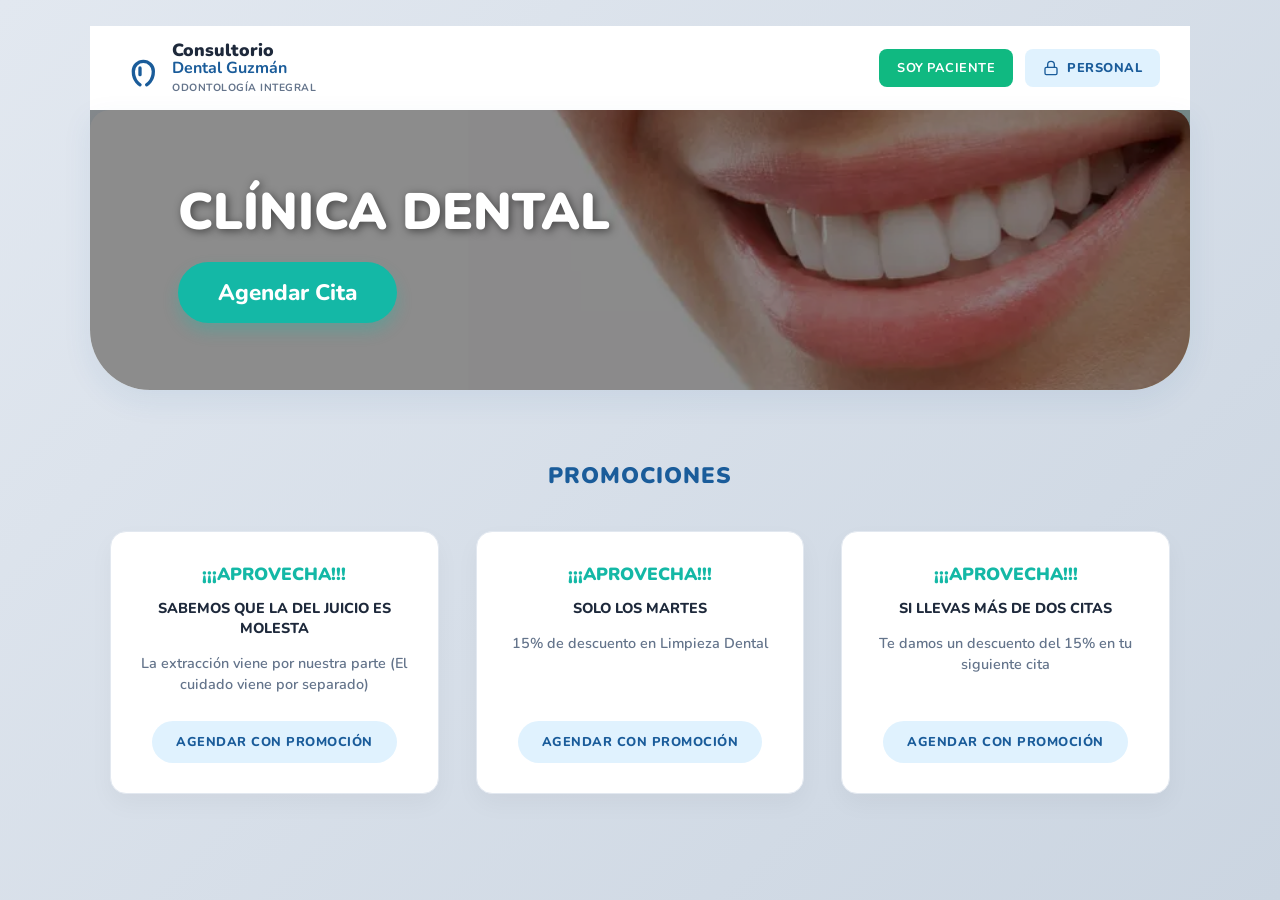
<file: index.html>
<!DOCTYPE html>
<html lang="es">
<head>
    <meta charset="UTF-8">
    <meta name="viewport" content="width=device-width, initial-scale=1.0">
    <title>Consultorio Dental Guzmán - Landing Page</title>
    
    <!-- Evita la advertencia 404 del favicon -->
    <link rel="icon" href="data:,">
    
    <link rel="stylesheet" href="CSS/stylediv.CSS">
    <link href="https://fonts.googleapis.com/css2?family=Nunito:wght@400;700;800;900&display=swap" rel="stylesheet">
</head>
<body>

    <!-- NAVBAR -->
    <header class="navbar" style="display: flex; justify-content: space-between; align-items: center; padding: 15px 30px;">
        <div class="logo">
            <svg class="logo-icon" viewBox="0 0 24 24" fill="none" stroke="#1A5C9A" stroke-width="2" stroke-linecap="round" stroke-linejoin="round">
                <path d="M12 22s-4-2-4-8c0-3.3 2.7-6 6-6s6 2.7 6 6c0 6-4 8-4 8"></path>
                <path d="M12 16v-4"></path>
            </svg>
            <div class="logo-text">
                <h1>Consultorio</h1>
                <h2>Dental Guzmán</h2>
                <p>Odontología Integral</p>
            </div>
        </div>
        
        <div style="display: flex; gap: 12px; align-items: center;">
            <!-- BOTÓN PARA ABRIR LOGIN DE PACIENTE -->
            <button onclick="abrirModalLoginPaciente()" class="btn-promo" style="background-color: #10B981; border: none; cursor: pointer; display: flex; align-items: center; gap: 6px; padding: 10px 18px; border-radius: 8px; color: white; font-weight: bold;">
                Soy Paciente
            </button>

            <!-- BOTÓN PARA ACCESO DE PERSONAL / DOCTOR -->
            <a href="login.html" class="btn-promo" style="text-decoration: none; display: flex; align-items: center; gap: 8px; padding: 10px 18px; border-radius: 8px;">
                <svg width="16" height="16" viewBox="0 0 24 24" fill="none" stroke="currentColor" stroke-width="2" stroke-linecap="round" stroke-linejoin="round"><rect x="3" y="11" width="18" height="11" rx="2" ry="2"></rect><path d="M7 11V7a5 5 0 0 1 10 0v4"></path></svg>
                Personal
            </a>
        </div>
    </header>

    <main>
        <!-- HERO SECTION -->
        <section class="hero">
            <div class="hero-content">
                <h1 class="hero-title">Clínica Dental</h1>
                <a href="agendar.html" style="text-decoration: none;"><button class="btn-agendar">Agendar Cita</button></a>
            </div>
            <div class="hero-image">
                <img src="/img/imagen1.webp" alt="Dentista profesional sonriendo" class="dentist-img">
            </div>
        </section>

        <!-- SECCIÓN DE PROMOCIONES -->
        <section class="promociones">
            <h3 class="promociones-titulo">PROMOCIONES</h3>
            
            <div class="tarjetas-grid">
                <div class="tarjeta-promo">
                    <h4>¡¡¡APROVECHA!!!</h4>
                    <p class="subtitulo-promo">SABEMOS QUE LA DEL JUICIO ES MOLESTA</p>
                    <p class="descripcion-promo">La extracción viene por nuestra parte (El cuidado viene por separado)</p>
                    <button class="btn-promo" onclick="abrirModalPromo('Extracción Molar del Juicio')">AGENDAR CON PROMOCIÓN</button>
                </div>

                <div class="tarjeta-promo">
                    <h4>¡¡¡APROVECHA!!!</h4>
                    <p class="subtitulo-promo">SOLO LOS MARTES</p>
                    <p class="descripcion-promo">15% de descuento en Limpieza Dental</p>
                    <button class="btn-promo" onclick="abrirModalPromo('Limpieza Dental')">AGENDAR CON PROMOCIÓN</button>
                </div>

                <div class="tarjeta-promo">
                    <h4>¡¡¡APROVECHA!!!</h4>
                    <p class="subtitulo-promo">SI LLEVAS MÁS DE DOS CITAS</p>
                    <p class="descripcion-promo">Te damos un descuento del 15% en tu siguiente cita</p>
                    <button class="btn-promo" onclick="abrirModalPromo('Descuento por múltiples citas')">AGENDAR CON PROMOCIÓN</button>
                </div>
            </div>
        </section>
    </main>

    <!-- 1. MODAL SOLICITAR PROMOCIÓN -->
    <div class="modal-overlay" id="modalPromo">
        <div class="modal-caja" style="max-width: 550px; width: 95%; text-align: left; padding: 30px;">
            <button class="btn-cerrar-modal" onclick="cerrarModalPromo()">×</button>
            
            <h2 class="modal-titulo" style="font-size: 1.4rem; margin-bottom: 5px; color: var(--color-texto-oscuro, #1E293B);">
                Asegura tu Promoción
            </h2>
            <p style="font-size: 0.85rem; color: var(--color-texto-secundario, #64748B); margin-bottom: 20px;">
                Estás solicitando: <strong id="promoSeleccionada" style="color: var(--color-primario-azul, #2563EB);"></strong>
            </p>
            
            <form id="formCitaPublica" onsubmit="enviarSolicitud(event)">
                <div style="display: grid; grid-template-columns: 1fr 1fr; gap: 15px; margin-bottom: 15px;">
                    <div class="grupo-input">
                        <label>Nombre Completo:</label>
                        <input type="text" class="input-medico" placeholder="Ej. Juan Pérez" required>
                    </div>
                    <div class="grupo-input">
                        <label>WhatsApp o Teléfono:</label>
                        <input type="tel" class="input-medico" placeholder="Ej. 967 123 4567" required>
                    </div>
                </div>
                
                <div style="display: grid; grid-template-columns: 1fr 1fr; gap: 15px; margin-bottom: 15px;">
                    <div class="grupo-input">
                        <label>Fecha Deseada:</label>
                        <input type="date" class="input-medico" required>
                    </div>
                    <div class="grupo-input">
                        <label>Hora Deseada:</label>
                        <input type="time" class="input-medico" required>
                    </div>
                </div>

                <div class="grupo-input" style="margin-bottom: 25px;">
                    <label>Doctor / Especialista de preferencia:</label>
                    <select class="input-medico">
                        <option>Cualquier Especialista Disponible</option>
                        <option>Dr. Guzmán (Odontología General)</option>
                        <option>Dra. Elena (Ortodoncia)</option>
                        <option>Dr. Roberto (Cirugía Maxilofacial)</option>
                    </select>
                </div>

                <button type="submit" class="btn-agendar btn-login" style="width: 100%; margin: 0;">
                    SOLICITAR CITA CON DESCUENTO
                </button>
            </form>
        </div>
    </div>

    <!-- 2. MODAL LOGIN DE PACIENTE -->
    <div class="modal-overlay" id="modalLoginPaciente">
        <div class="modal-caja" style="max-width: 400px; width: 90%; padding: 30px;">
            <button class="btn-cerrar-modal" onclick="cerrarModalLoginPaciente()">×</button>
            
            <h2 class="modal-titulo" style="font-size: 1.4rem; margin-bottom: 5px; color: #1E293B;">Portal Pacientes</h2>
            <p style="font-size: 0.85rem; color: #64748B; margin-bottom: 20px;">
                Ingresa con tus datos registrados para consultar tus recetas médicas.
            </p>

            <form onsubmit="iniciarSesionPaciente(event)">
                <div class="grupo-input" style="margin-bottom: 15px;">
                    <label style="display: block; font-weight: bold; margin-bottom: 5px; font-size: 0.9rem; color: #334155;">Correo Electrónico:</label>
                    <input type="email" id="inputCorreo" class="input-medico" placeholder="ejemplo@correo.com" required style="width: 100%; padding: 10px; border: 1px solid #CBD5E1; border-radius: 6px;">
                </div>

                <div class="grupo-input" style="margin-bottom: 20px;">
                    <label style="display: block; font-weight: bold; margin-bottom: 5px; font-size: 0.9rem; color: #334155;">Teléfono / Celular:</label>
                    <input type="tel" id="inputTelefono" class="input-medico" placeholder="Ej. 9671234567" required style="width: 100%; padding: 10px; border: 1px solid #CBD5E1; border-radius: 6px;">
                </div>

                <button type="submit" class="btn-agendar btn-login" style="width: 100%; margin: 0; background-color: #10B981; color: white; border: none; padding: 12px; border-radius: 6px; font-weight: bold; cursor: pointer;">
                    INGRESAR A MI PORTAL
                </button>
            </form>
        </div>
    </div>

    <!-- SCRIPTS -->
    <script>
        const API_URL = 'http://localhost:7000/api';

        // --- Funciones para Modal de Promoción ---
        function abrirModalPromo(nombrePromo) {
            document.getElementById('promoSeleccionada').innerText = nombrePromo;
            document.getElementById('modalPromo').classList.add('mostrar-modal');
        }

        function cerrarModalPromo() {
            document.getElementById('modalPromo').classList.remove('mostrar-modal');
            document.getElementById('formCitaPublica').reset();
        }

        // --- Funciones para Modal de Login Paciente ---
        function abrirModalLoginPaciente() {
            document.getElementById('modalLoginPaciente').classList.add('mostrar-modal');
        }

        function cerrarModalLoginPaciente() {
            document.getElementById('modalLoginPaciente').classList.remove('mostrar-modal');
        }

        // --- Simulación de envío de cita pública ---
        function enviarSolicitud(event) {
            event.preventDefault();
            
            const btn = event.target.querySelector('button[type="submit"]');
            const textoOriginal = btn.innerHTML;
            btn.innerHTML = 'Procesando tu cita...';
            btn.style.opacity = '0.7';

            setTimeout(() => {
                alert("¡Cita Solicitada con Éxito! Tu registro ha quedado registrado. El Consultorio te enviará un mensaje de confirmación.");
                cerrarModalPromo();
                btn.innerHTML = textoOriginal;
                btn.style.opacity = '1';
            }, 1200);
        }

        // --- Login Real de Pacientes conectado a MySQL (Main.java) ---
        async function iniciarSesionPaciente(event) {
            event.preventDefault();

            const correoInput = document.getElementById('inputCorreo');
            const celularInput = document.getElementById('inputTelefono');

            if (!correoInput || !celularInput) {
                alert("Error: No se encontraron los campos del formulario.");
                return;
            }

            const correo = correoInput.value.trim();
            const celular = celularInput.value.trim();

            try {
                const response = await fetch(`${API_URL}/pacientes/login`, {
                    method: 'POST',
                    headers: { 'Content-Type': 'application/json' },
                    body: JSON.stringify({ correo, celular })
                });

                const data = await response.json();

                if (response.ok && data.status === "success") {
                    // Guardamos la sesión en el localStorage del navegador
                    localStorage.setItem('paciente_id', data.id_paciente);
                    localStorage.setItem('paciente_nombre', data.nombre);

                    // Redirigimos al portal del paciente
                    window.location.href = 'portal_paciente.html';
                } else {
                    alert(data.mensaje || "Correo o teléfono incorrectos.");
                }
            } catch (error) {
                console.error("Error al procesar login:", error);
                alert("No se pudo conectar con el servidor Java. Verifica que esté corriendo en http://localhost:7000.");
            }
        }
    </script>

</body>
</html>
</file>
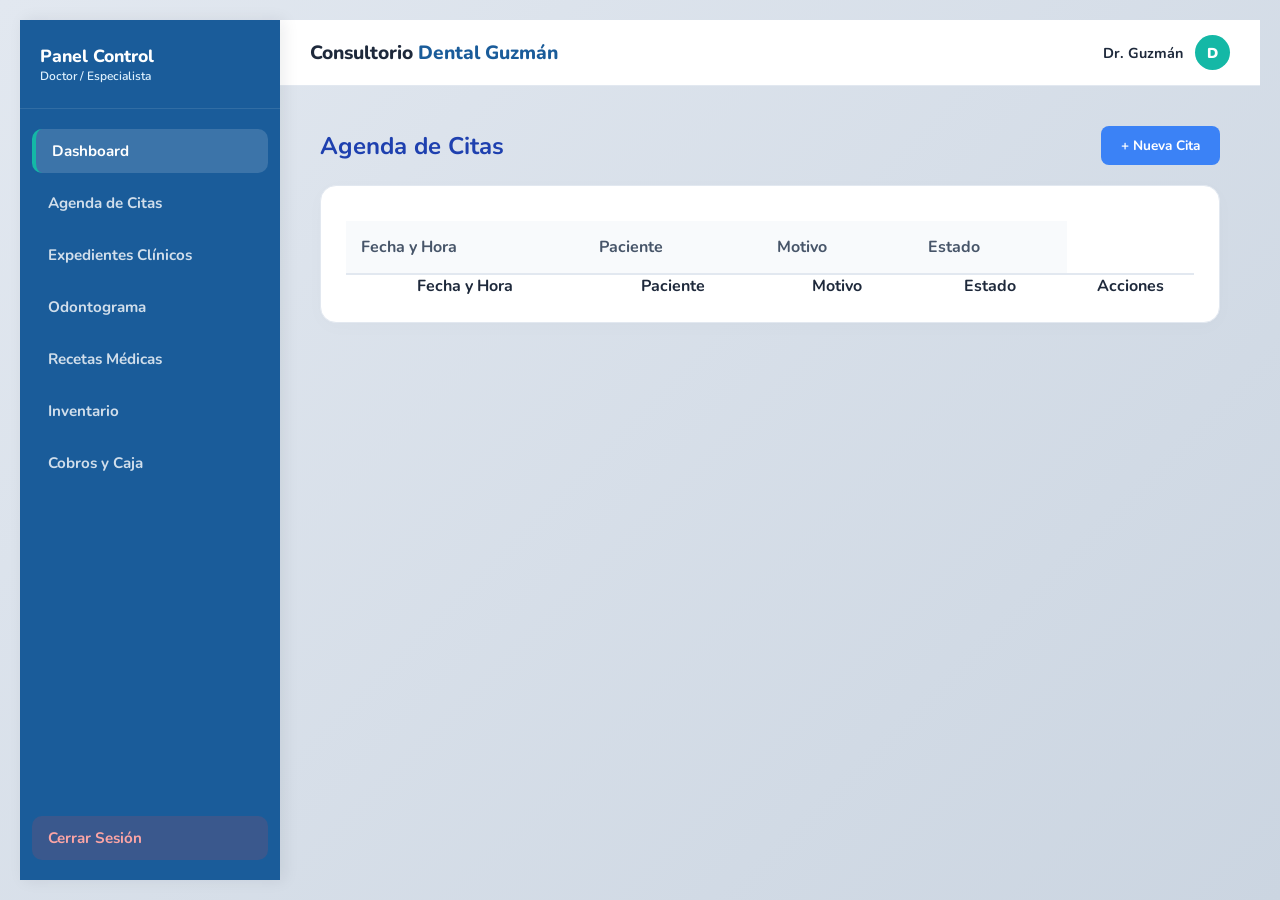
<file: agenda.html>
<!DOCTYPE html>
<html lang="es">
<head>
    <meta charset="UTF-8">
    <meta name="viewport" content="width=device-width, initial-scale=1.0">
    <title>Agenda de Citas - Consultorio Dental Guzmán</title>
    <link rel="stylesheet" href="CSS/stylediv.CSS">
    <link href="https://fonts.googleapis.com/css2?family=Nunito:wght@400;600;700;800;900&display=swap" rel="stylesheet">
    <style>
        /* Estilos rápidos para la ventana modal (Pop-up) */
        .modal {
            display: none; position: fixed; z-index: 1000; left: 0; top: 0; width: 100%; height: 100%;
            background-color: rgba(15, 23, 42, 0.6); backdrop-filter: blur(4px);
            justify-content: center; align-items: center;
        }
        .modal-content {
            background-color: white; padding: 30px; border-radius: 12px; width: 90%; max-width: 500px;
            box-shadow: 0 20px 25px -5px rgba(0, 0, 0, 0.1);
        }
        .close { float: right; font-size: 24px; font-weight: bold; cursor: pointer; color: #64748b; }
        .close:hover { color: #ef4444; }
    </style>
</head>
<body class="body-dashboard">

    <!-- BARRA LATERAL -->
    <aside id="sidebar" class="sidebar">
        <div class="sidebar-header">
            <div class="brand-info">
                <h3>Panel Control</h3>
                <p>Doctor / Especialista</p>
            </div>
        </div>

        <nav class="sidebar-menu">
            <a href="dashboard.html" class="menu-item activo"><span class="menu-text">Dashboard</span></a>
            <a href="agenda.html" class="menu-item"><span class="menu-text">Agenda de Citas</span></a>
            <a href="expediente.html" class="menu-item"><span class="menu-text">Expedientes Clínicos</span></a>
            <a href="odontograma.html" class="menu-item"><span class="menu-text">Odontograma</span></a>
            <a href="receta.html" class="menu-item"><span class="menu-text">Recetas Médicas</span></a>
            <a href="inventario.html" class="menu-item"><span class="menu-text">Inventario</span></a>
            <a href="caja.html" class="menu-item"><span class="menu-text">Cobros y Caja</span></a>
            <a href="index.html" class="menu-item salir"><span class="menu-text">Cerrar Sesión</span></a>
        </nav>
        </nav>
    </aside>

    <!-- CONTENIDO PRINCIPAL -->
    <div class="dashboard-layout">
        <header class="navbar-dashboard">
            <div class="logo-dashboard">
                <h1>Consultorio <span>Dental Guzmán</span></h1>
            </div>
            <div class="user-profile">
                <span>Dr. Guzmán</span>
                <div class="avatar">D</div>
            </div>
        </header>

        <main class="dashboard-content">
            <div style="display: flex; justify-content: space-between; align-items: center; margin-bottom: 20px;">
                <h2 style="color: #1E40AF; margin: 0;">Agenda de Citas</h2>
                <button onclick="abrirModal()" class="btn-tabla" style="background-color: #3B82F6; color: white; border: none; padding: 10px 20px; border-radius: 8px; font-weight: bold; cursor: pointer;">
                    + Nueva Cita
                </button>
            </div>

            <!-- Tabla de Citas -->
            <div class="tarjeta-expediente">
                <table style="width: 100%; border-collapse: collapse; margin-top: 10px;">
                    <thead>
                        <tr style="background-color: #F8FAFC; text-align: left; border-bottom: 2px solid #E2E8F0;">
                            <th style="padding: 15px; color: #475569;">Fecha y Hora</th>
                            <th style="padding: 15px; color: #475569;">Paciente</th>
                            <th style="padding: 15px; color: #475569;">Motivo</th>
                            <th style="padding: 15px; color: #475569;">Estado</th>
                        </tr>
                        <tr>
                            <th>Fecha y Hora</th>
                            <th>Paciente</th>
                            <th>Motivo</th>
                            <th>Estado</th>
                            <th style="text-align: center;">Acciones</th>
                        </tr>
                    </thead>
                    <tbody id="tablaCitas">
                        <!-- Las citas se inyectarán aquí con JavaScript -->
                    </tbody>
                </table>
            </div>
        </main>
    </div>

    <!-- MODAL PARA AGENDAR CITA -->
    <div id="modalCita" class="modal">
        <div class="modal-content">
    <span class="close" onclick="cerrarModal()">&times;</span>
    <h3 style="margin-top: 0; color: #0F172A; border-bottom: 1px solid #E2E8F0; padding-bottom: 10px;">Agendar Nueva Cita</h3>
    
    <!-- Selector de Tipo de Paciente -->
    <div style="margin: 15px 0; display: flex; gap: 20px; background-color: #F1F5F9; padding: 10px; border-radius: 8px;">
        <label style="cursor: pointer;"><input type="radio" name="tipoPaciente" value="existente" checked onchange="toggleTipo()">Paciente Registrado</label>
        <label style="cursor: pointer;"><input type="radio" name="tipoPaciente" value="nuevo" onchange="toggleTipo()">Nuevo Paciente</label>
    </div>

    <!-- Opcion A: Paciente Existente -->
    <div id="divExistente" class="grupo-input">
        <label style="font-weight: 700; display: block; margin-bottom: 5px;">Seleccionar Paciente:</label>
        <select id="selectPaciente" class="input-medico" style="width: 100%; padding: 10px; border-radius: 6px; border: 1px solid #CBD5E1;">
            <option value="">Seleccione un paciente...</option>
        </select>
    </div>

    <!-- Opcion B: Paciente Nuevo (Oculto por defecto) -->
    <div id="divNuevo" style="display: none; background-color: #F8FAFC; padding: 15px; border-radius: 8px; border: 1px dashed #CBD5E1; margin-bottom: 15px;">
        <div style="display: flex; gap: 10px; margin-bottom: 10px;">
            <input type="text" id="inputNombre" placeholder="Nombre(s)" style="flex: 1; padding: 8px; border-radius: 4px; border: 1px solid #CBD5E1;">
            <input type="text" id="inputApellidos" placeholder="Apellidos" style="flex: 1; padding: 8px; border-radius: 4px; border: 1px solid #CBD5E1;">
        </div>
        <div style="display: flex; gap: 10px;">
            <input type="text" id="inputTelefono" placeholder="Teléfono" style="flex: 1; padding: 8px; border-radius: 4px; border: 1px solid #CBD5E1;">
            <input type="email" id="inputCorreo" placeholder="Correo (opcional)" style="flex: 1; padding: 8px; border-radius: 4px; border: 1px solid #CBD5E1;">
        </div>
    </div>

    <!-- Datos de la cita (Fecha, Hora, Motivo) -->
    <div style="display: flex; gap: 15px; margin-top: 15px;">
        <div class="grupo-input" style="flex: 1;">
            <label style="font-weight: 700; display: block; margin-bottom: 5px;">Fecha:</label>
            <input type="date" id="inputFecha" class="input-medico" style="width: 100%; padding: 10px; border-radius: 6px; border: 1px solid #CBD5E1;">
        </div>
        <div class="grupo-input" style="flex: 1;">
            <label style="font-weight: 700; display: block; margin-bottom: 5px;">Hora:</label>
            <input type="time" id="inputHora" class="input-medico" style="width: 100%; padding: 10px; border-radius: 6px; border: 1px solid #CBD5E1;">
        </div>
    </div>

    <div class="grupo-input" style="margin-top: 15px;">
        <label style="font-weight: 700; display: block; margin-bottom: 5px;">Motivo del tratamiento:</label>
        <input type="text" id="inputMotivo" placeholder="Ej. Limpieza, Resina, Valoración..." class="input-medico" style="width: 100%; padding: 10px; border-radius: 6px; border: 1px solid #CBD5E1;">
    </div>

    <button onclick="guardarCitaDinamica()" class="btn-tabla" style="margin-top: 25px; width: 100%; padding: 12px; background-color: #10B981; color: white; border: none; border-radius: 8px; font-weight: 800; cursor: pointer;">
        AGENDAR CITA
    </button>
</div>
    </div>

    <!-- JAVASCRIPT CONECTADO A CitaController.java -->
    <script>
    const API_URL = 'http://localhost:7000/api';
    const ENDPOINT_CITAS = `${API_URL}/citas`; 
    const ENDPOINT_PACIENTES = `${API_URL}/citas/pacientes`;

    document.addEventListener('DOMContentLoaded', () => {
        cargarCitas();
        cargarPacientesEnSelect();
    });

    // 1. Mostrar todas las citas en la tabla
    async function cargarCitas() {
        try {
            const res = await fetch(ENDPOINT_CITAS);
            if (res.ok) {
                const citas = await res.json();
                const tbody = document.getElementById('tablaCitas');
                tbody.innerHTML = '';

                if (!citas || citas.length === 0) {
                    tbody.innerHTML = '<tr><td colspan="5" style="text-align: center; padding: 20px; color: #64748B;">No hay citas agendadas.</td></tr>';
                    return;
                }

                citas.forEach(cita => {
                    // Prevenir campos nulos o nombres con distintos formatos
                    const idCita = cita.id_cita || cita.id;
                    const nombrePaciente = cita.nombreCompleto || cita.nombrePaciente || cita.nombre_paciente || cita.paciente || 'Paciente';
                    const fechaLimpia = cita.fecha ? cita.fecha.substring(0, 10) : 'Sin fecha';
                    const horaLimpia = cita.hora ? cita.hora.substring(0, 5) : '00:00';
                    const estado = cita.estado || 'Pendiente';

                    // Colores para el estado
                    let colorEstado = estado === 'Pendiente' ? '#F59E0B' : '#10B981';

                    // Una SOLA fila (tr) por cada cita
                    tbody.innerHTML += `
                        <tr style="border-bottom: 1px solid #E2E8F0;">
                            <td style="padding: 15px; font-weight: bold; color: #0F172A;">
                                ${fechaLimpia} <br> 
                                <span style="color: #64748B; font-weight: normal;">${horaLimpia}</span>
                            </td>
                            <td style="padding: 15px; font-weight: 600; color: #1E40AF;">${nombrePaciente}</td>
                            <td style="padding: 15px; color: #475569;">${cita.motivo || '-'}</td>
                            <td style="padding: 15px;">
                                <span style="background-color: ${colorEstado}20; color: ${colorEstado}; padding: 5px 10px; border-radius: 20px; font-weight: bold; font-size: 0.85rem;">
                                    ${estado}
                                </span>
                            </td>
                            <td style="padding: 15px; text-align: center;">
                                <button class="btn-eliminar" onclick="eliminarCita(${idCita})" title="Eliminar Cita">
                                    Eliminar
                                </button>
                            </td>
                        </tr>
                    `; 
                });
            }
        } catch (error) {
            console.error("Error al cargar citas:", error);
        }
    }

    // 2. Función GLOBAL para eliminar citas (ahora sí accesible desde el onclick)
    function eliminarCita(idCita) {
        if (!idCita) {
            alert("No se pudo obtener el ID de la cita.");
            return;
        }

        if (confirm("¿Estás seguro de que deseas eliminar esta cita de la agenda?")) {
            fetch(`${ENDPOINT_CITAS}/${idCita}`, {
                method: 'DELETE'
            })
            .then(response => {
                if (!response.ok) throw new Error("Error al eliminar");
                return response.json();
            })
            .then(data => {
                alert("Cita eliminada exitosamente.");
                cargarCitas(); // Recargar la tabla
            })
            .catch(error => {
                console.error("Error:", error);
                alert("No se pudo eliminar la cita.");
            });
        }
    }

    // 3. Llenar el <select> con los pacientes registrados
    async function cargarPacientesEnSelect() {
        try {
            const res = await fetch(ENDPOINT_PACIENTES);
            if (res.ok) {
                const pacientes = await res.json();
                const select = document.getElementById('selectPaciente');
                if (!select) return;

                select.innerHTML = '<option value="">-- Selecciona un paciente --</option>';
                
                pacientes.forEach(p => {
                    let opcion = document.createElement('option');
                    opcion.value = p.id_paciente;
                    opcion.textContent = p.nombre || p.nombre_paciente;
                    select.appendChild(opcion);
                });
            }
        } catch (error) {
            console.error("Error al cargar pacientes:", error);
        }
    }

    // 4. Guardar una nueva cita
    function toggleTipo() {
        const tipo = document.querySelector('input[name="tipoPaciente"]:checked').value;
        document.getElementById('divExistente').style.display = tipo === 'existente' ? 'block' : 'none';
        document.getElementById('divNuevo').style.display = tipo === 'nuevo' ? 'block' : 'none';
    }

    async function guardarCitaDinamica() {
        const tipo = document.querySelector('input[name="tipoPaciente"]:checked').value;
        const fecha = document.getElementById('inputFecha').value;
        const hora = document.getElementById('inputHora').value;
        const motivo = document.getElementById('inputMotivo').value;

        if (!fecha || !hora || !motivo) {
            alert("La fecha, hora y motivo son obligatorios.");
            return;
        }

        try {
            let res;
            if (tipo === 'existente') {
                const idPaciente = document.getElementById('selectPaciente').value;
                if (!idPaciente) return alert("Selecciona un paciente.");

                res = await fetch(ENDPOINT_CITAS, {
                    method: 'POST',
                    headers: { 'Content-Type': 'application/json' },
                    body: JSON.stringify({ id_paciente: parseInt(idPaciente), id_doctor: 1, fecha, hora, motivo })
                });
            } else {
                const nombre = document.getElementById('inputNombre').value;
                const apellidos = document.getElementById('inputApellidos').value;
                const celular = document.getElementById('inputTelefono').value;
                if (!nombre || !apellidos) return alert("Nombre y apellidos son obligatorios para un nuevo paciente.");

                res = await fetch(`${API_URL}/citas/nuevo-paciente`, {
                    method: 'POST',
                    headers: { 'Content-Type': 'application/json' },
                    body: JSON.stringify({ 
                        nombre, apellidos, celular, 
                        correo: document.getElementById('inputCorreo').value, 
                        fecha, hora, tratamiento: motivo 
                    })
                });
            }

            if (res.ok) {
                alert("¡Cita agendada con éxito!");
                cerrarModal();
                cargarCitas();
                cargarPacientesEnSelect();
            } else {
                alert("Error al intentar guardar.");
            }
        } catch (error) {
            console.error(error);
            alert("No se pudo conectar con el servidor.");
        }
    }

    // --- Control del Modal ---
    function abrirModal() {
        const modal = document.getElementById("modalCita");
        if (modal) {
            modal.style.display = "flex";
            document.getElementById('inputFecha').value = "";
            document.getElementById('inputHora').value = "";
            document.getElementById('inputMotivo').value = "";
            if (document.getElementById('inputNombre')) document.getElementById('inputNombre').value = "";
            if (document.getElementById('inputApellidos')) document.getElementById('inputApellidos').value = "";
        }
    }

    function cerrarModal() { 
        const modal = document.getElementById("modalCita");
        if (modal) modal.style.display = "none"; 
    }

    window.onclick = function(event) {
        const modal = document.getElementById("modalCita");
        if (event.target == modal) {
            cerrarModal();
        }
    }
</script>
</body>
</html>
</file>
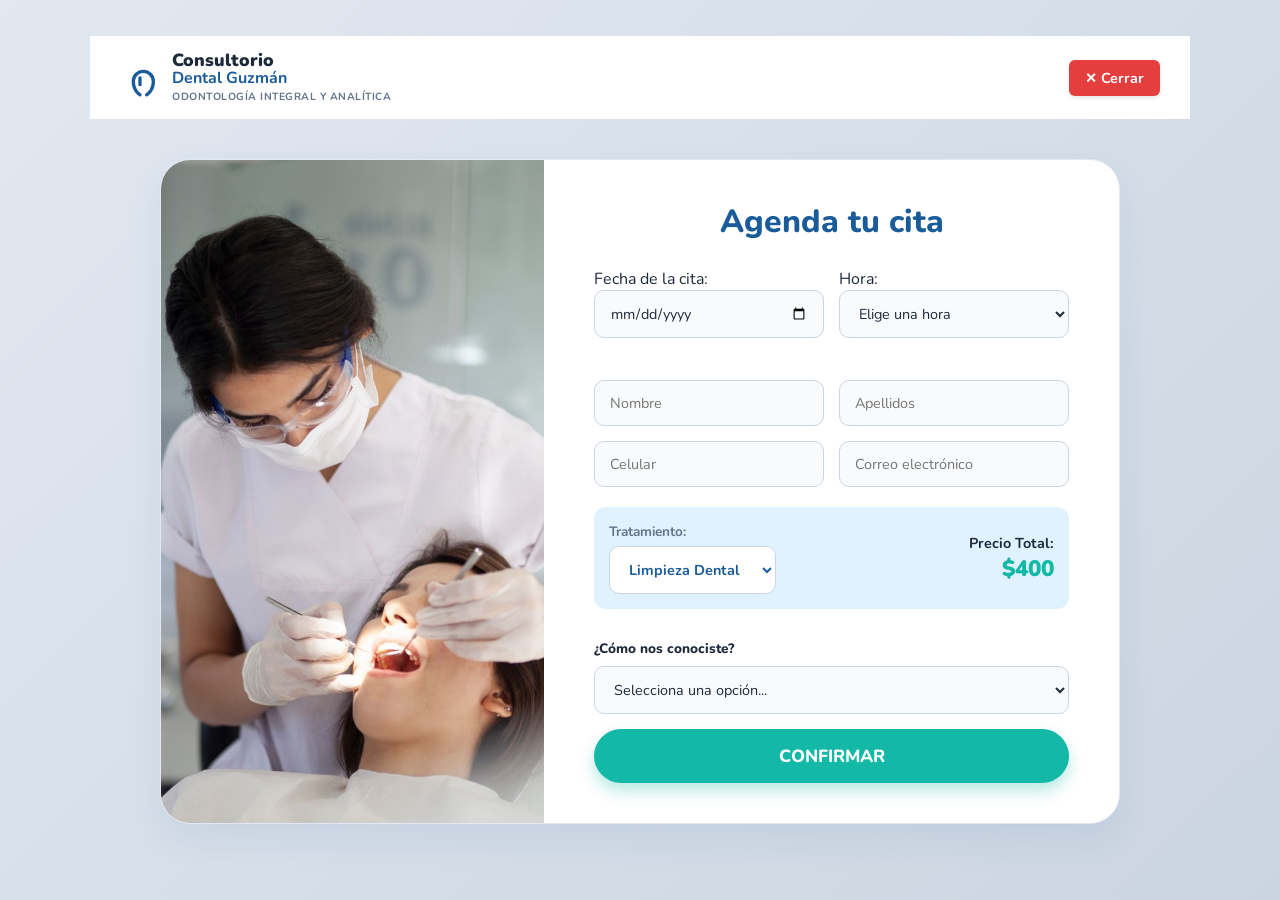
<file: agendar.html>
<!DOCTYPE html>
<html lang="es">
<head>
    <meta charset="UTF-8">
    <meta name="viewport" content="width=device-width, initial-scale=1.0">
    <title>Agendar Cita - Consultorio Dental Guzmán</title>
   <link rel="stylesheet" href="CSS/stylediv.CSS">
    <link href="https://fonts.googleapis.com/css2?family=Nunito:wght@400;600;700;800;900&display=swap" rel="stylesheet">
</head>
<body>

 <header class="navbar" style="position: relative;">
        <div class="logo">
            <svg class="logo-icon" viewBox="0 0 24 24" fill="none" stroke="#1A5C9A" stroke-width="2" stroke-linecap="round" stroke-linejoin="round">
                <path d="M12 22s-4-2-4-8c0-3.3 2.7-6 6-6s6 2.7 6 6c0 6-4 8-4 8"></path>
                <path d="M12 16v-4"></path>
            </svg>
            <div class="logo-text">
                <h1>Consultorio</h1>
                <h2>Dental Guzmán</h2>
                <p>Odontología Integral y Analítica</p>
            </div>
        </div>
        
        <!-- Botón de cerrar agregado en la esquina superior derecha -->
        <a href="index.html" style="position: absolute; right: 30px; top: 50%; transform: translateY(-50%); background-color: #e53e3e; color: white; padding: 8px 16px; text-decoration: none; border-radius: 6px; font-weight: bold; font-size: 0.9rem; box-shadow: 0 2px 4px rgba(0,0,0,0.1);">
            ✕ Cerrar
        </a>
    </header>

    <main class="main-agendar">
        <section class="tarjeta-agendar">
            
            <div class="agendar-imagen">
                <img src="img/agenda2.jpg" alt="Dentista" class="img-fluida">
            </div>

            <div class="agendar-formulario-contenedor">
                <h2 class="titulo-agendar">Agenda tu cita</h2>

                <form id="formNuevaCita" class="formulario-datos">

                    <div class="inputs-grid">
                        <div class="campo-form">
                            <label for="fecha">Fecha de la cita:</label>
                            <input type="date" id="fecha" required class="input-medico">
                        </div>
                        <div class="campo-form">
                           <label for="hora">Hora:</label>
                           <select id="hora" required class="input-medico">
                                <option value="" disabled selected>Elige una hora</option>
                                <option value="08:00">8:00 AM</option>
                                <option value="09:00">9:00 AM</option>
                                <option value="10:00">10:00 AM</option>
                                <option value="11:00">11:00 AM</option>
                                <option value="12:00">12:00 PM</option>
                                <option value="13:00">1:00 PM</option>
                                <option value="14:00">02:00 PM</option>
                                <option value="15:00">03:00 PM</option>
                                <option value="16:00">04:00 PM</option>
                                <option value="17:00">05:00 PM</option>
                                <option value="18:00">06:00 PM</option>
                                <option value="19:00">07:00 PM</option>
                                <option value="20:00">08:00 PM</option>
                           </select>
                       </div>
                    </div>
                    <br>
                    <div class="inputs-grid">
                        <input type="text" id="nombre" placeholder="Nombre" required class="input-medico">
                        <input type="text" id="apellidos" placeholder="Apellidos" required class="input-medico">
                        <input type="tel" id="celular" placeholder="Celular" required class="input-medico">
                        <input type="email" id="correo" placeholder="Correo electrónico" required class="input-medico">
                    </div>
    
                     <div class="resumen-cita">
                        <div class="campo-tratamiento">
                            <label>Tratamiento:</label>
                            <select id="tratamiento" class="input-medico select-tratamiento">
                                <option>Limpieza Dental</option>
                                <option>Extracción</option>
                                <option>Valoración Inicial</option>
                            </select>
                        </div>
                    <div class="precio-total">
                        <span>Precio Total:</span>
                        <strong>$400</strong>
                   </div>
                    </div>
                    <div class="grupo-input" style="margin-bottom: 15px;">

                        <label for="origen">¿Cómo nos conociste?</label>
                        <select id="origen" class="input-medico" required>
                        <option value="" disabled selected>Selecciona una opción...</option>
                        <option value="Facebook">Facebook</option>
                        <option value="Instagram">Instagram</option>
                        <option value="Recomendación">Recomendación / Conocido</option>
                        <option value="Google / Búsqueda">Google / Búsqueda</option>
                        <option value="Ninguna">Ninguna de las anteriores</option>
                        </select>
                        </div>
    
                <div class="boton-contenedor">
                    <button type="submit" class="btn-confirmar">CONFIRMAR</button>
                 </div>
                 </form>
            </div>
        </section>
    </main>

    <div id="modalExito" class="modal-overlay">
        <div class="modal-caja">
            <button id="btnCerrarModal" class="btn-cerrar-modal">&times;</button>
            <h3 class="modal-titulo">Su cita se agendó<br>Exitosamente</h3>
            
            <div class="icono-check">
                <svg viewBox="0 0 24 24" fill="none" stroke="white" stroke-width="3" stroke-linecap="round" stroke-linejoin="round">
                    <polyline points="20 6 9 17 4 12"></polyline>
                </svg>
            </div>
            
            <p class="modal-texto">Se enviará a su celular vía whatsapp</p>
            
            <div class="icono-whatsapp">
                <svg viewBox="0 0 24 24" fill="#25D366" xmlns="http://www.w3.org/2000/svg">
                    <path d="M17.472 14.382c-.297-.149-1.758-.867-2.03-.967-.273-.099-.471-.148-.67.15-.197.297-.767.966-.94 1.164-.173.199-.347.223-.644.075-.297-.15-1.255-.463-2.39-1.475-.883-.788-1.48-1.761-1.653-2.059-.173-.297-.018-.458.13-.606.134-.133.298-.347.446-.52.149-.174.198-.298.298-.497.099-.198.05-.371-.025-.52-.075-.149-.669-1.612-.916-2.207-.242-.579-.487-.5-.669-.51a12.8 12.8 0 0 0-.57-.01c-.198 0-.52.074-.792.372-.272.297-1.04 1.016-1.04 2.479 0 1.462 1.065 2.875 1.213 3.074.149.198 2.096 3.2 5.077 4.487.709.306 1.262.489 1.694.625.712.227 1.36.195 1.871.118.571-.085 1.758-.719 2.006-1.413.248-.694.248-1.289.173-1.413-.074-.124-.272-.198-.57-.347m-5.421 7.403h-.004a9.87 9.87 0 0 1-5.031-1.378l-.361-.214-3.741.982.998-3.648-.235-.374a9.86 9.86 0 0 1-1.51-5.26c.001-5.45 4.436-9.884 9.888-9.884 2.64 0 5.122 1.03 6.988 2.898a9.825 9.825 0 0 1 2.893 6.994c-.003 5.45-4.437 9.884-9.885 9.884m8.413-18.297A11.815 11.815 0 0 0 12.05 0C5.495 0 .16 5.335.157 11.892c0 2.096.547 4.142 1.588 5.945L.057 24l6.305-1.654a11.882 11.882 0 0 0 5.683 1.448h.005c6.554 0 11.89-5.335 11.893-11.893a11.821 11.821 0 0 0-3.48-8.413Z"/>
                </svg>
            </div>
        </div>
    </div>

    <div id="modalError" class="modal-overlay">
        <div class="modal-caja modal-caja-error">
            <button id="btnCerrarError" class="btn-cerrar-modal">&times;</button>
            <h3 class="modal-titulo">OCURRIÓ UN ERROR!!!</h3>
            
            <div class="icono-error">
                <svg viewBox="0 0 24 24" fill="none" stroke="white" stroke-width="3" stroke-linecap="round" stroke-linejoin="round">
                    <line x1="18" y1="6" x2="6" y2="18"></line>
                    <line x1="6" y1="6" x2="18" y2="18"></line>
                </svg>
            </div>
            
            <p class="modal-texto">Por favor verifique la<br>información y vuelva a<br>intentarlo.</p>
        </div>
    </div>

    <script>
    const form = document.getElementById('formNuevaCita');
    const modalExito = document.getElementById('modalExito');
    const modalError = document.getElementById('modalError');
    const btnCerrarExito = document.getElementById('btnCerrarModal');
    const btnCerrarError = document.getElementById('btnCerrarError');
    const inputFecha = document.getElementById('fecha');
    const selectHora = document.getElementById('hora');

    // Evitar que seleccionen fechas del pasado
    const hoy = new Date().toISOString().split('T')[0];
    inputFecha.setAttribute('min', hoy);

    inputFecha.addEventListener('change', async function() {
        const fechaElegida = this.value;
        if (!fechaElegida) return;

        // 1. Bloquear los Domingos
        // Dividimos la fecha para evitar problemas de zona horaria en JavaScript
        const [anio, mes, dia] = fechaElegida.split('-');
        const fechaObj = new Date(anio, mes - 1, dia);
        
        // getDay() devuelve 0 para Domingo
        if (fechaObj.getDay() === 0) {
            alert("El consultorio permanece cerrado los domingos. Por favor, selecciona otro día.");
            this.value = ''; // Limpiamos la fecha
            selectHora.disabled = true;
            return;
        }

        // 2. Consultar horas ocupadas en la Base de Datos
        try {
            selectHora.disabled = false; // Habilitar el select
            const response = await fetch(`http://localhost:7000/api/citas/ocupadas?fecha=${fechaElegida}`);
            const horasOcupadas = await response.json(); // Ejemplo de lo que recibe: ["09:00", "11:00"]

            // Recorrer todas las opciones del select de horas
            for (let i = 0; i < selectHora.options.length; i++) {
                const opcion = selectHora.options[i];
                
                if (opcion.value !== "") {
                    if (horasOcupadas.includes(opcion.value)) {
                        opcion.disabled = true;
                        opcion.text = `${opcion.value} - Ocupado`;
                        opcion.style.color = "red";
                    } else {
                        // Si está libre, la habilitamos y la mostramos normal
                        opcion.disabled = false;
                        
                        // Convertimos de 24h al formato visual que tenías (Ej. 09:00 -> 9:00 AM)
                        const horaNum = parseInt(opcion.value.split(':')[0]);
                        const ampm = horaNum >= 12 ? 'PM' : 'AM';
                        let horaVisual = horaNum > 12 ? horaNum - 12 : horaNum;
                        if(horaVisual === 0) horaVisual = 12;
                        
                        opcion.text = `${horaVisual}:00 ${ampm}`;
                        opcion.style.color = "black";
                    }
                }
            }
        } catch (error) {
            console.error("No se pudieron cargar las horas disponibles:", error);
        }
    });

    form.addEventListener('submit', async function(e) {
        e.preventDefault();

        const selectOrigen = document.getElementById('origen');

        const datosCita = {
            nombre: document.getElementById('nombre').value,
            apellidos: document.getElementById('apellidos').value,
            celular: document.getElementById('celular').value,
            correo: document.getElementById('correo').value,
            motivo: document.getElementById('tratamiento').value, 
            fecha: document.getElementById('fecha').value,
            hora: document.getElementById('hora').value,
            origen: selectOrigen ? selectOrigen.value : "Recomendación", 
            id_doctor: 1
        };
    
        const soloNumeros = /^[0-9]+$/.test(datosCita.celular);
        if (!soloNumeros) {
            modalError.classList.add('mostrar-modal');
            return;
        }

        try {
            const respuesta = await fetch('http://localhost:7000/api/agendar-completo', {
                method: 'POST',
                headers: { 'Content-Type': 'application/json' },
                body: JSON.stringify(datosCita)
            });

            if (respuesta.ok) {
                modalExito.classList.add('mostrar-modal');
            } else {
                console.error("El servidor rechazó los datos");
                modalError.classList.add('mostrar-modal');
            }
            
        } catch (error) {
            console.error("Error de conexión con el servidor Java:", error);
            modalError.classList.add('mostrar-modal');
        }
    });

    btnCerrarExito.addEventListener('click', function() {
        modalExito.classList.remove('mostrar-modal');
        // Opcional: limpiar el formulario después del éxito
        document.getElementById('formNuevaCita').reset(); 
    });

    btnCerrarError.addEventListener('click', function() {
        modalError.classList.remove('mostrar-modal');
    });
</script>
</body>
</html>
</file>
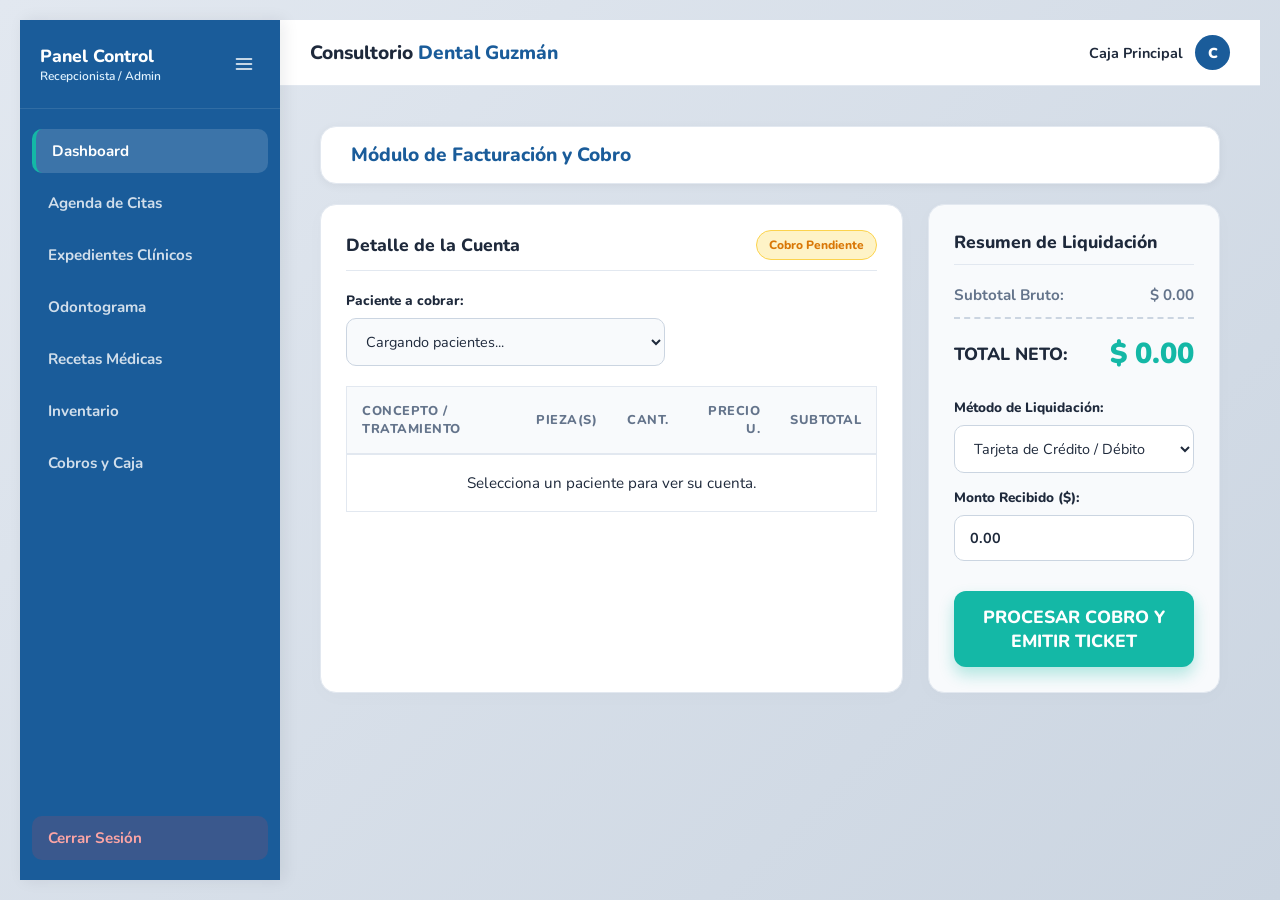
<file: caja.html>
<!DOCTYPE html>
<html lang="es">
<head>
    <meta charset="UTF-8">
    <meta name="viewport" content="width=device-width, initial-scale=1.0">
    <title>Cobros y Caja - Consultorio Dental Guzmán</title>
    <link rel="stylesheet" href="CSS/stylediv.CSS">
    <link href="https://fonts.googleapis.com/css2?family=Nunito:wght@400;600;700;800;900&display=swap" rel="stylesheet">
</head>
<body class="body-dashboard">

    <aside id="sidebar" class="sidebar">
        <div class="sidebar-header">
            <div class="brand-info">
                <h3>Panel Control</h3>
                <p>Recepcionista / Admin</p>
            </div>
            <button id="btnToggle" class="btn-toggle">
                <svg viewBox="0 0 24 24" fill="none" stroke="currentColor" stroke-width="2" stroke-linecap="round" stroke-linejoin="round"><line x1="3" y1="12" x2="21" y2="12"></line><line x1="3" y1="6" x2="21" y2="6"></line><line x1="3" y1="18" x2="21" y2="18"></line></svg>
            </button>
        </div>

        <nav class="sidebar-menu">
            <a href="dashboard.html" class="menu-item activo"><span class="menu-text">Dashboard</span></a>
            <a href="agenda.html" class="menu-item"><span class="menu-text">Agenda de Citas</span></a>
            <a href="expediente.html" class="menu-item"><span class="menu-text">Expedientes Clínicos</span></a>
            <a href="odontograma.html" class="menu-item"><span class="menu-text">Odontograma</span></a>
            <a href="receta.html" class="menu-item"><span class="menu-text">Recetas Médicas</span></a>
            <a href="inventario.html" class="menu-item"><span class="menu-text">Inventario</span></a>
            <a href="caja.html" class="menu-item"><span class="menu-text">Cobros y Caja</span></a>
            <a href="index.html" class="menu-item salir"><span class="menu-text">Cerrar Sesión</span></a>
        </nav>
    </aside>

    <div class="dashboard-layout">
        <header class="navbar-dashboard">
            <div class="logo-dashboard">
                <h1>Consultorio <span>Dental Guzmán</span></h1>
            </div>
            <div class="user-profile">
                <span>Caja Principal</span>
                <div class="avatar" style="background-color: var(--color-primario-azul);">C</div>
            </div>
        </header>

        <main class="dashboard-content">
            
            <div class="paciente-header" style="padding: 15px 30px; margin-bottom: 20px;">
                <div class="paciente-info-principal">
                    <div>
                        <h2 class="paciente-nombre" style="font-size: 1.2rem; margin:0;">Módulo de Facturación y Cobro</h2>
                    </div>
                </div>
            </div>

            <div class="expediente-grid">
                
                <!-- DETALLE DE LA CUENTA -->
                <div class="tarjeta-expediente" style="margin-bottom: 0;">
                    <div style="display: flex; justify-content: space-between; align-items: center; margin-bottom: 20px; border-bottom: 1px solid #E2E8F0; padding-bottom: 10px;">
                        <h3 class="titulo-tarjeta" style="border: none; padding: 0; margin: 0;">Detalle de la Cuenta</h3>
                        <span class="badge-estado pendiente">Cobro Pendiente</span>
                    </div>

                    <div class="grupo-input" style="margin-bottom: 20px; max-width: 60%;">
                        <label>Paciente a cobrar:</label>
                        <select id="selectPaciente" class="input-medico" style="background-color: #F8FAFC;" onchange="cargarCuentaPaciente(this.value)">
                            <option value="">Cargando pacientes...</option>
                        </select>
                    </div>

                    <div class="tabla-responsive">
                        <table class="tabla-medica" style="border: 1px solid #E2E8F0;">
                            <thead>
                                <tr>
                                    <th>Concepto / Tratamiento</th>
                                    <th>Pieza(s)</th>
                                    <th>Cant.</th>
                                    <th style="text-align: right;">Precio U.</th>
                                    <th style="text-align: right;">Subtotal</th>
                                </tr>
                            </thead>
                            <tbody id="tablaConceptos">
                                <tr><td colspan="5" style="text-align: center;">Selecciona un paciente para ver su cuenta.</td></tr>
                            </tbody>
                        </table>
                    </div>
                </div>

                <!-- RESUMEN DE LIQUIDACIÓN -->
                <div class="tarjeta-expediente" style="margin-bottom: 0; background-color: #F8FAFC; display: flex; flex-direction: column; justify-content: space-between;">
                    <div>
                        <h3 class="titulo-tarjeta">Resumen de Liquidación</h3>
                        
                        <div style="display: flex; justify-content: space-between; margin-bottom: 12px; color: var(--color-texto-secundario); font-weight: 700; font-size: 0.95rem;">
                            <span>Subtotal Bruto:</span>
                            <span id="txtSubtotal">$ 0.00</span>
                        </div>

                        <div style="display: flex; justify-content: space-between; align-items: center; margin-bottom: 25px; padding-top: 15px; border-top: 2px dashed #CBD5E1;">
                            <span style="font-size: 1.1rem; font-weight: 800; color: var(--color-texto-oscuro);">TOTAL NETO:</span>
                            <span id="txtTotal" style="font-size: 1.8rem; font-weight: 900; color: var(--color-acento-verde);">$ 0.00</span>
                        </div>

                        <div class="grupo-input" style="margin-bottom: 15px;">
                            <label>Método de Liquidación:</label>
                            <select id="selectMetodoPago" class="input-medico" style="background-color: white;">
                                <option value="Tarjeta de Crédito / Débito">Tarjeta de Crédito / Débito</option>
                                <option value="Efectivo M.N.">Efectivo M.N.</option>
                                <option value="Transferencia Interbancaria">Transferencia Interbancaria</option>
                            </select>
                        </div>

                        <div class="grupo-input" style="margin-bottom: 20px;">
                            <label>Monto Recibido ($):</label>
                            <input type="number" id="inputMontoRecibido" class="input-medico" style="background-color: white; font-weight: 700;" value="0.00">
                        </div>
                    </div>

                    <button class="btn-agendar btn-login" style="margin-top: 10px; width: 100%;" onclick="procesarPago()">
                        PROCESAR COBRO Y EMITIR TICKET
                    </button>
                </div>

            </div>
        </main>
    </div>

    <!-- MODAL DE TICKET / TRANSACCIÓN -->
    <div class="modal-overlay" id="modalPago">
        <div class="modal-caja" style="max-width: 420px; text-align: center; padding: 35px 25px;">
            <button class="btn-cerrar-modal" onclick="cerrarModalPago()">×</button>
            
            <div style="width: 60px; height: 60px; background-color: var(--color-acento-verde); color: white; border-radius: 50%; display: flex; align-items: center; justify-content: center; margin: 0 auto 20px auto; font-size: 1.8rem; box-shadow: 0 4px 12px rgba(20, 184, 166, 0.3);">
                ✓
            </div>
            
            <h2 class="modal-titulo" style="font-size: 1.3rem; margin-bottom: 10px;">¡Transacción Exitosa!</h2>
            <p class="modal-texto" style="font-size: 0.9rem; color: var(--color-texto-secundario); margin-bottom: 20px;">
                El cobro ha sido asentado correctamente.
            </p>
            
            <div style="display: flex; gap: 12px; justify-content: center;">
                <button class="btn-tabla btn-tabla-secundario" onclick="cerrarModalPago()">Cerrar Vista</button>
                <button class="btn-tabla" style="background-color: var(--color-primario-azul);" onclick="window.print()">Imprimir Ticket</button>
            </div>
        </div>
    </div>

    <script>
        // Control del Sidebar
        const btnToggle = document.getElementById('btnToggle');
        const sidebar = document.getElementById('sidebar');
        if (btnToggle && sidebar) {
            btnToggle.addEventListener('click', () => sidebar.classList.toggle('colapsado'));
        }

        // Variable global para almacenar el estado del cobro
        let cuentaActual = {
            pacienteNombre: '',
            conceptosTexto: '',
            subtotal: 0,
            total: 0
        };

        // 1. Cargar la lista de pacientes al abrir la pantalla
        document.addEventListener("DOMContentLoaded", () => {
            cargarPacientes();
        });

        function cargarPacientes() {
            fetch('http://localhost:7000/api/pacientes')
                .then(res => res.json())
                .then(pacientes => {
                    const select = document.getElementById('selectPaciente');
                    select.innerHTML = '<option value="">-- Selecciona un paciente --</option>';
                    
                    pacientes.forEach(p => {
                        const nombreCompleto = `${p.nombre} ${p.apellidos}`.trim();
                        select.innerHTML += `<option value="${p.id_paciente}" data-nombre="${nombreCompleto}">${nombreCompleto} (ID: #${p.id_paciente})</option>`;
                    });
                })
                .catch(err => console.error("Error al cargar lista de pacientes:", err));
        }

        // 2. Cargar los tratamientos del odontograma del paciente seleccionado
        function cargarCuentaPaciente(idPaciente) {
            if (!idPaciente) {
                limpiarCuenta();
                return;
            }

            const select = document.getElementById('selectPaciente');
            const opcionSeleccionada = select.options[select.selectedIndex];
            cuentaActual.pacienteNombre = opcionSeleccionada.getAttribute('data-nombre');

            fetch(`http://localhost:7000/api/odontograma/${idPaciente}`)
                .then(res => res.json())
                .then(tratamientos => {
                    const tbody = document.getElementById('tablaConceptos');
                    tbody.innerHTML = '';

                    if (!tratamientos || tratamientos.length === 0) {
                        tbody.innerHTML = '<tr><td colspan="5" style="text-align: center; color: #64748B;">El paciente no tiene tratamientos registrados.</td></tr>';
                        actualizarTotales(0, []);
                        return;
                    }

                    let totalAcumulado = 0;
                    let listaConceptos = [];

                    tratamientos.forEach(t => {
                        const costo = parseFloat(t.costo) || 0;
                        totalAcumulado += costo;
                        listaConceptos.push(`${t.diagnostico} (Pieza #${t.pieza_num})`);

                        tbody.innerHTML += `
                            <tr>
                                <td><strong>${t.diagnostico}</strong></td>
                                <td>#${t.pieza_num}</td>
                                <td>1</td>
                                <td style="text-align: right;">$ ${costo.toFixed(2)}</td>
                                <td style="text-align: right; font-weight: 700;">$ ${costo.toFixed(2)}</td>
                            </tr>
                        `;
                    });

                    actualizarTotales(totalAcumulado, listaConceptos);
                })
                .catch(err => console.error("Error al consultar la cuenta del paciente:", err));
        }

        // 3. Actualizar montos en pantalla
        function actualizarTotales(total, listaConceptos) {
            cuentaActual.subtotal = total;
            cuentaActual.total = total;
            cuentaActual.conceptosTexto = listaConceptos.join(", ") || "Sin tratamientos registrados";

            document.getElementById('txtSubtotal').innerText = `$ ${total.toFixed(2)}`;
            document.getElementById('txtTotal').innerText = `$ ${total.toFixed(2)}`;
            document.getElementById('inputMontoRecibido').value = total.toFixed(2);
        }

        function limpiarCuenta() {
            cuentaActual = { pacienteNombre: '', conceptosTexto: '', subtotal: 0, total: 0 };
            document.getElementById('tablaConceptos').innerHTML = '<tr><td colspan="5" style="text-align: center;">Selecciona un paciente para ver su cuenta.</td></tr>';
            actualizarTotales(0, []);
        }

        // 4. Procesar el pago y enviar a Java
        function procesarPago() {
            if (!cuentaActual.pacienteNombre || cuentaActual.total <= 0) {
                alert("Por favor selecciona un paciente que tenga tratamientos pendientes por cobrar.");
                return;
            }

            const btn = document.querySelector('.btn-login');
            const textoOriginal = btn.innerHTML;
            btn.innerHTML = 'Procesando Cobro...';
            btn.style.opacity = '0.7';
            btn.style.pointerEvents = 'none';

            const metodoPago = document.getElementById('selectMetodoPago').value;
            const montoRecibido = document.getElementById('inputMontoRecibido').value;

            const formData = new URLSearchParams();
            formData.append('paciente', cuentaActual.pacienteNombre);
            formData.append('conceptos', cuentaActual.conceptosTexto);
            formData.append('subtotal', cuentaActual.subtotal.toString());
            formData.append('total_neto', cuentaActual.total.toString());
            formData.append('metodo_pago', metodoPago);
            formData.append('monto_recibido', montoRecibido);

            fetch('http://localhost:7000/api/caja/cobrar', {
                method: 'POST',
                body: formData,
                headers: { 'Content-Type': 'application/x-www-form-urlencoded' }
            })
            .then(response => {
                if(!response.ok) throw new Error("Error al realizar el cobro");
                return response.text();
            })
            .then(folio => {
                // Actualizar el modal del ticket con datos reales
                document.querySelector('.modal-texto').innerHTML = 
                    `El cobro del folio <strong>#${folio}</strong> para <strong>${cuentaActual.pacienteNombre}</strong> por un total de <strong>$${cuentaActual.total.toFixed(2)}</strong> ha sido registrado con éxito en la caja general.`;
                
                document.getElementById('modalPago').classList.add('mostrar-modal');
            })
            .catch(error => {
                alert("Hubo un error al procesar el pago. Revisa la consola.");
                console.error(error);
            })
            .finally(() => {
                btn.innerHTML = textoOriginal;
                btn.style.opacity = '1';
                btn.style.pointerEvents = 'auto';
            });
        }

        function cerrarModalPago() {
            document.getElementById('modalPago').classList.remove('mostrar-modal');
            window.location.reload();
        }
    </script>
</body>
</html>
</file>
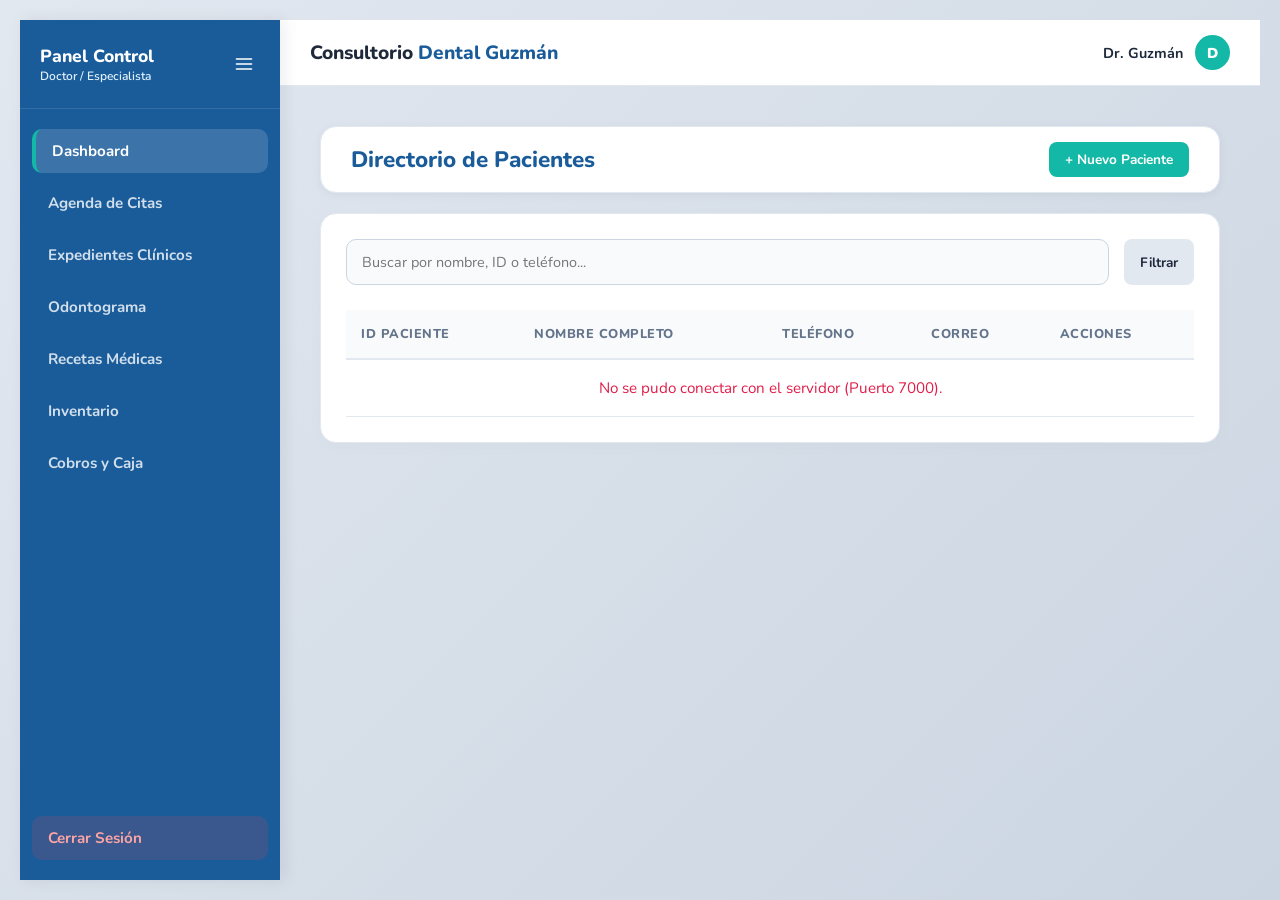
<file: detalle_expediente.html>
<!DOCTYPE html>
<html lang="es">
<head>
    <meta charset="UTF-8">
    <meta name="viewport" content="width=device-width, initial-scale=1.0">
    <title>Detalle de Expediente - Consultorio Dental Guzmán</title>
    <link rel="stylesheet" href="CSS/stylediv.CSS">
    <link href="https://fonts.googleapis.com/css2?family=Nunito:wght@400;600;700;800;900&display=swap" rel="stylesheet">
</head>
<body class="body-dashboard">

    <aside id="sidebar" class="sidebar">
        <div class="sidebar-header">
            <div class="brand-info">
                <h3>Panel Control</h3>
                <p>Doctor / Especialista</p>
            </div>
            <button id="btnToggle" class="btn-toggle">
                <svg viewBox="0 0 24 24" fill="none" stroke="currentColor" stroke-width="2" stroke-linecap="round" stroke-linejoin="round"><line x1="3" y1="12" x2="21" y2="12"></line><line x1="3" y1="6" x2="21" y2="6"></line><line x1="3" y1="18" x2="21" y2="18"></line></svg>
            </button>
        </div>

        <nav class="sidebar-menu">
            <a href="dashboard.html" class="menu-item activo"><span class="menu-text">Dashboard</span></a>
            <a href="agenda.html" class="menu-item"><span class="menu-text">Agenda de Citas</span></a>
            <a href="expediente.html" class="menu-item"><span class="menu-text">Expedientes Clínicos</span></a>
            <a href="odontograma.html" class="menu-item"><span class="menu-text">Odontograma</span></a>
            <a href="receta.html" class="menu-item"><span class="menu-text">Recetas Médicas</span></a>
            <a href="inventario.html" class="menu-item"><span class="menu-text">Inventario</span></a>
            <a href="caja.html" class="menu-item"><span class="menu-text">Cobros y Caja</span></a>
            <a href="index.html" class="menu-item salir"><span class="menu-text">Cerrar Sesión</span></a>
        </nav>
        </nav>
    </aside>

    <div class="dashboard-layout">
        <header class="navbar-dashboard">
            <div class="logo-dashboard">
                <h1>Consultorio <span>Dental Guzmán</span></h1>
            </div>
            <div class="user-profile">
                <span>Dr. Guzmán</span>
                <div class="avatar">D</div>
            </div>
        </header>

        <main class="dashboard-content">
            
            <!-- Cabecera del Paciente -->
            <div class="tarjeta-expediente" style="margin-bottom: 20px;">
                <div style="display: flex; justify-content: space-between; align-items: center; flex-wrap: wrap; gap: 15px;">
                    <div style="display: flex; align-items: center; gap: 20px;">
                        <div style="width: 70px; height: 70px; background-color: #E2E8F0; border-radius: 50%; display: flex; align-items: center; justify-content: center; font-size: 2rem; color: #64748B; font-weight: 800;" id="avatarLetra">
                            P
                        </div>
                        <div>
                            <h2 style="font-size: 1.6rem; margin: 0; color: #1E293B;" id="nombrePaciente">Cargando paciente...</h2>
                            <p style="margin: 5px 0 0 0; color: #64748B; font-weight: 600;" id="subtituloPaciente">ID Paciente: #--- | Edad: -- años</p>
                        </div>
                    </div>

                    <div style="display: flex; gap: 10px;">
                        <a href="expediente.html" class="btn-tabla btn-tabla-secundario" style="text-decoration: none; padding: 10px 20px;">Volver al Directorio</a>
                        <button class="btn-tabla" style="background-color: var(--color-primario-azul); padding: 10px 20px;" onclick="guardarNotas()">Guardar Cambios</button>
                    </div>
                </div>
            </div>

            <!-- Grid Principal -->
            <div class="expediente-grid" style="display: grid; grid-template-columns: 2fr 1fr; gap: 20px;">
                
                <!-- Columna Izquierda: Datos y Cuestionario -->
                <div style="display: flex; flex-direction: column; gap: 20px;">
                    
                    <!-- Tarjeta 1: Datos Generales -->
                    <div class="tarjeta-expediente">
                        <h3 class="titulo-tarjeta" style="margin-bottom: 20px; border-bottom: 1px solid #E2E8F0; padding-bottom: 10px;">Datos Generales</h3>
                        
                        <div style="display: grid; grid-template-columns: 120px 1fr; row-gap: 12px; font-size: 0.95rem;">
                            <strong style="color: #64748B;">Teléfono:</strong>
                            <span id="lblTelefono">...</span>

                            <strong style="color: #64748B;">Correo:</strong>
                            <span id="lblCorreo">...</span>

                            <strong style="color: #64748B;">Dirección:</strong>
                            <span id="lblDireccion">...</span>

                            <strong style="color: #64748B;">Ocupación:</strong>
                            <span id="lblOcupacion">...</span>
                        </div>
                    </div>

                    <!-- Tarjeta 2: Cuestionario Médico -->
                    <div class="tarjeta-expediente">
                        <h3 class="titulo-tarjeta" style="margin-bottom: 20px; border-bottom: 1px solid #E2E8F0; padding-bottom: 10px;">Cuestionario Médico (Antecedentes)</h3>
                        
                        <div style="display: grid; grid-template-columns: 180px 1fr; row-gap: 12px; font-size: 0.95rem;">
                            <strong style="color: #64748B;">Antecedentes / Alergias:</strong>
                            <span id="lblAntecedentes">...</span>
                        </div>
                    </div>

                </div>

                <!-- Columna Derecha: Accesos a Visores y Notas -->
                <div style="display: flex; flex-direction: column; gap: 20px;">
                    
                    <!-- Card: Mapa Dental / Accesos -->
                    <div class="tarjeta-expediente" style="background: linear-gradient(135deg, #1E40AF 0%, #1D4ED8 100%); color: white; text-align: center; padding: 25px;">
                        <h3 style="font-size: 1.4rem; margin-top: 0; margin-bottom: 10px;">Mapa Dental</h3>
                        <p style="font-size: 0.85rem; opacity: 0.9; margin-bottom: 20px;">
                            Visualiza y registra los tratamientos dentales del paciente de forma gráfica.
                        </p>

                        <button class="btn-tabla" style="width: 100%; background-color: #10B981; color: white; border: none; padding: 12px; margin-bottom: 12px; font-weight: 800; cursor: pointer;" onclick="abrirOdontograma()">
                            ABRIR ODONTOGRAMA
                        </button>

                        <button class="btn-tabla" style="width: 100%; background-color: #1E293B; color: white; border: none; padding: 12px; font-weight: 800; cursor: pointer;" onclick="abrirVisor3D()">
                            ABRIR VISOR 3D CBCT
                        </button>
                    </div>

                    <!-- Card: Notas Clínicas / Observaciones -->
                    <div class="tarjeta-expediente">
                        <h3 class="titulo-tarjeta" style="margin-bottom: 15px;">Notas Clínicas / Observaciones</h3>
                        <textarea id="txtNotasClinicas" class="textarea-notas" style="width: 100%; height: 150px; resize: vertical;" placeholder="Escribe observaciones de la sesión aquí..."></textarea>
                    </div>

                </div>

            </div>

        </main>
    </div>

    <script>
        const API_URL = 'http://localhost:7000/api';
        
        // Obtener el ID del paciente desde la URL (?id=...)
        const urlParams = new URLSearchParams(window.location.search);
        const idPaciente = urlParams.get('id');

        // Toggle Sidebar
        const btnToggle = document.getElementById('btnToggle');
        const sidebar = document.getElementById('sidebar');
        if (btnToggle) {
            btnToggle.addEventListener('click', () => sidebar.classList.toggle('colapsado'));
        }

        document.addEventListener("DOMContentLoaded", () => {
            if (!idPaciente) {
                alert("No se seleccionó ningún paciente.");
                window.location.href = "expediente.html";
                return;
            }
            cargarDetallePaciente(idPaciente);
        });

        // Cargar datos del paciente desde Java
        async function cargarDetallePaciente(id) {
            try {
                const respuesta = await fetch(`${API_URL}/pacientes/${id}`);
                
                if (!respuesta.ok) {
                    const errorJson = await respuesta.json().catch(() => ({}));
                    throw new Error(errorJson.mensaje || "El paciente no existe en la base de datos.");
                }

                const p = await respuesta.json();

                // Nombres y Avatar
                const nombreCompleto = `${p.nombre || ''} ${p.apellidos || ''}`.trim();
                document.getElementById('nombrePaciente').textContent = nombreCompleto || 'Paciente sin nombre';
                
                const edadCalculada = calcularEdad(p.fecha_nacimiento);
                const idFormateado = `#${String(p.id_paciente || id).padStart(6, '0')}`;
                document.getElementById('subtituloPaciente').textContent = `ID Paciente: ${idFormateado} | Edad: ${edadCalculada} años`;
                
                if (p.nombre) {
                    document.getElementById('avatarLetra').textContent = p.nombre.charAt(0).toUpperCase();
                }

                // Datos Generales
                document.getElementById('lblTelefono').textContent = p.celular || 'Sin registro';
                document.getElementById('lblCorreo').textContent = p.correo || 'Sin registro';
                document.getElementById('lblDireccion').textContent = p.direccion || 'No registrada';
                document.getElementById('lblOcupacion').textContent = p.ocupacion || 'No registrada';

                // Antecedentes y Notas
                document.getElementById('lblAntecedentes').textContent = p.antecedentes || 'Sin antecedentes reportados';
                
                if (document.getElementById('txtNotasClinicas')) {
                    document.getElementById('txtNotasClinicas').value = p.notas || '';
                }

            } catch (error) {
                console.error("Error al cargar expediente:", error);
                alert(error.message || "Error de conexión con el servidor.");
            }
        }

        // Función para calcular la edad exacta
        function calcularEdad(fechaNacimiento) {
            if (!fechaNacimiento) return '--';
            const hoy = new Date();
            const nac = new Date(fechaNacimiento);
            let edad = hoy.getFullYear() - nac.getFullYear();
            const mes = hoy.getMonth() - nac.getMonth();
            if (mes < 0 || (mes === 0 && hoy.getDate() < nac.getDate())) {
                edad--;
            }
            return isNaN(edad) ? '--' : edad;
        }

        // Redirecciones dinámicas con ID
        function abrirOdontograma() {
            window.location.href = `odontograma.html?id=${idPaciente}`;
        }

        function abrirVisor3D() {
            window.location.href = `visor3d.html?id=${idPaciente}`;
        }

        // Guardar Notas
        async function guardarNotas() {
            const notas = document.getElementById('txtNotasClinicas').value;
            try {
                const respuesta = await fetch(`${API_URL}/pacientes/${idPaciente}/notas`, {
                    method: 'PUT',
                    headers: { 'Content-Type': 'application/json' },
                    body: JSON.stringify({ notas: notas })
                });

                if (respuesta.ok) {
                    alert("¡Cambios guardados con éxito!");
                } else {
                    alert("No se pudieron guardar las notas.");
                }
            } catch (e) {
                alert("Error de conexión al guardar.");
            }
        }
    </script>
</body>
</html>
</file>
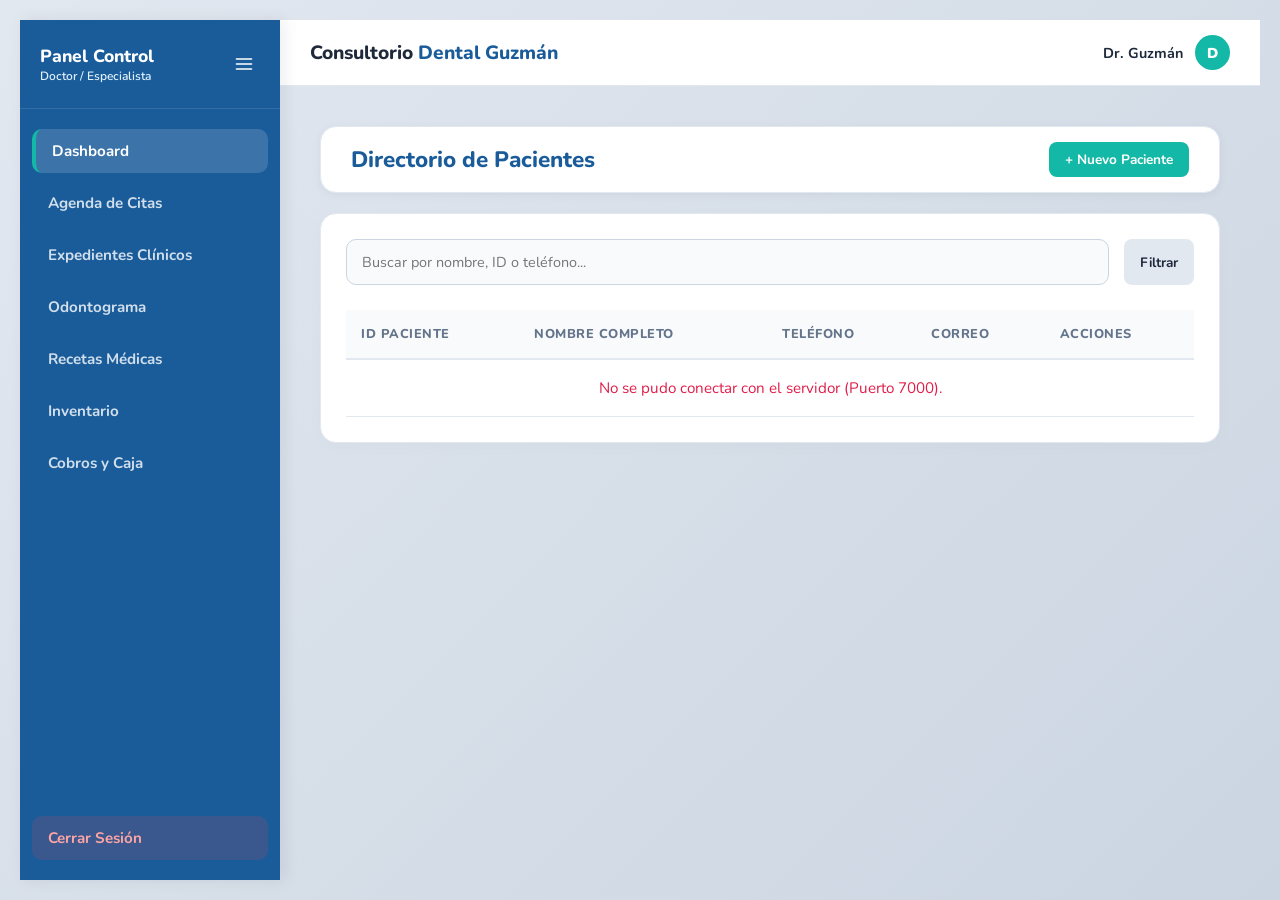
<file: expediente.html>
<!DOCTYPE html>
<html lang="es">
<head>
    <meta charset="UTF-8">
    <meta name="viewport" content="width=device-width, initial-scale=1.0">
    <title>Directorio de Pacientes - Consultorio Dental Guzmán</title>
    <link rel="stylesheet" href="CSS/stylediv.CSS">
    <link href="https://fonts.googleapis.com/css2?family=Nunito:wght@400;600;700;800;900&display=swap" rel="stylesheet">
</head>
<body class="body-dashboard">

    <aside id="sidebar" class="sidebar">
        <div class="sidebar-header">
            <div class="brand-info">
                <h3>Panel Control</h3>
                <p>Doctor / Especialista</p>
            </div>
            <button id="btnToggle" class="btn-toggle">
                <svg viewBox="0 0 24 24" fill="none" stroke="currentColor" stroke-width="2" stroke-linecap="round" stroke-linejoin="round"><line x1="3" y1="12" x2="21" y2="12"></line><line x1="3" y1="6" x2="21" y2="6"></line><line x1="3" y1="18" x2="21" y2="18"></line></svg>
            </button>
        </div>

        <nav class="sidebar-menu">
            <a href="dashboard.html" class="menu-item activo"><span class="menu-text">Dashboard</span></a>
            <a href="agenda.html" class="menu-item"><span class="menu-text">Agenda de Citas</span></a>
            <a href="expediente.html" class="menu-item"><span class="menu-text">Expedientes Clínicos</span></a>
            <a href="odontograma.html" class="menu-item"><span class="menu-text">Odontograma</span></a>
            <a href="receta.html" class="menu-item"><span class="menu-text">Recetas Médicas</span></a>
            <a href="inventario.html" class="menu-item"><span class="menu-text">Inventario</span></a>
            <a href="caja.html" class="menu-item"><span class="menu-text">Cobros y Caja</span></a>
            <a href="index.html" class="menu-item salir"><span class="menu-text">Cerrar Sesión</span></a>
        </nav>
    </aside>

    <div class="dashboard-layout">
        <header class="navbar-dashboard">
            <div class="logo-dashboard">
                <h1>Consultorio <span>Dental Guzmán</span></h1>
            </div>
            <div class="user-profile">
                <span>Dr. Guzmán</span>
                <div class="avatar">D</div>
            </div>
        </header>

        <main class="dashboard-content">
            
            <div class="paciente-header" style="padding: 15px 30px; margin-bottom: 20px;">
                <div class="paciente-info-principal" style="width: 100%; display: flex; justify-content: space-between; align-items: center;">
                    <h2 class="paciente-nombre" style="font-size: 1.4rem; margin:0;">Directorio de Pacientes</h2>
                    <button class="btn-tabla" style="background-color: var(--color-acento-verde);" onclick="abrirModalPaciente()">+ Nuevo Paciente</button>
                </div>
            </div>

            <div class="tarjeta-expediente">
                
                <!-- Buscador configurado con evento en tiempo real -->
                <div style="display: flex; gap: 15px; margin-bottom: 25px;">
                    <input type="text" id="inputBuscador" class="input-medico" placeholder="Buscar por nombre, ID o teléfono..." style="flex-grow: 1;" oninput="filtrarPacientes()">
                    <button class="btn-tabla btn-tabla-secundario" onclick="filtrarPacientes()">Filtrar</button>
                </div>
                
                <div class="tabla-responsive">
                    <table class="tabla-medica">
                        <thead>
                            <tr>
                                <th>ID Paciente</th>
                                <th>Nombre Completo</th>
                                <th>Teléfono</th>
                                <th>Correo</th>
                                <th>Acciones</th>
                            </tr>
                        </thead>
                        <!-- El cuerpo de la tabla ahora es dinámico -->
                        <tbody id="tablaPacientes">
                            <tr><td colspan="5" style="text-align:center;">Cargando pacientes...</td></tr>
                        </tbody>
                    </table>
                </div>

            </div>

            <!-- Modal Registrar Nuevo Paciente -->
            <div class="modal-overlay" id="modalNuevoPaciente">
                <div class="modal-caja" style="max-width: 700px; width: 90%; text-align: left; padding: 30px;">
                    <button class="btn-cerrar-modal" onclick="cerrarModalPaciente()">×</button>
                    
                    <h2 class="modal-titulo" style="font-size: 1.4rem; margin-bottom: 20px; border-bottom: 2px solid #E2E8F0; padding-bottom: 10px;">
                        Registrar Nuevo Paciente
                    </h2>
                    
                    <form id="formNuevoPaciente" onsubmit="guardarPaciente(event)">
                        <div style="display: grid; grid-template-columns: 1fr 1fr; gap: 20px;">
                            
                            <div>
                                <div class="grupo-input" style="margin-bottom: 15px;">
                                    <label>Nombre(s):</label>
                                    <input type="text" id="p_nombre" class="input-medico" placeholder="Ej. Juan Carlos" required>
                                </div>
                                <div class="grupo-input" style="margin-bottom: 15px;">
                                    <label>Apellidos:</label>
                                    <input type="text" id="p_apellidos" class="input-medico" placeholder="Ej. Pérez Gómez" required>
                                </div>
                                <div class="grupo-input" style="margin-bottom: 15px;">
                                    <label>Fecha de Nacimiento:</label>
                                    <input type="date" id="p_fecha_nac" class="input-medico" required>
                                </div>
                                <div class="grupo-input" style="margin-bottom: 15px;">
                                    <label>Género:</label>
                                    <select id="p_genero" class="input-medico">
                                        <option value="Masculino">Masculino</option>
                                        <option value="Femenino">Femenino</option>
                                        <option value="Otro">Otro</option>
                                    </select>
                                </div>
                            </div>
                            
                            <div>
                                <div class="grupo-input" style="margin-bottom: 15px;">
                                    <label>Teléfono de Contacto:</label>
                                    <input type="tel" id="p_celular" class="input-medico" placeholder="Ej. 967 123 4567" required>
                                </div>
                                <div class="grupo-input" style="margin-bottom: 15px;">
                                    <label>Correo Electrónico:</label>
                                    <input type="email" id="p_correo" class="input-medico" placeholder="ejemplo@correo.com">
                                </div>
                                <div class="grupo-input" style="margin-bottom: 15px;">
                                    <label>Antecedentes Médicos / Alergias:</label>
                                    <textarea id="p_antecedentes" class="textarea-notas" style="height: 108px;" placeholder="Ej. Hipertensión, alergia a la penicilina, ninguna..."></textarea>
                                </div>
                            </div>
                            
                        </div>

                        <div style="display: flex; justify-content: flex-end; gap: 15px; margin-top: 25px; border-top: 1px solid #E2E8F0; padding-top: 20px;">
                            <button type="button" class="btn-tabla btn-tabla-secundario" onclick="cerrarModalPaciente()">Cancelar</button>
                            <button type="submit" id="btnGuardarExpediente" class="btn-tabla" style="background-color: var(--color-primario-azul);">Guardar Expediente</button>
                        </div>
                    </form>
                </div>
            </div>
        </main>
    </div>

    <script>
        const API_URL = 'http://localhost:7000/api';
        let listaPacientesGlobal = [];

        // Toggle Sidebar
        const btnToggle = document.getElementById('btnToggle');
        const sidebar = document.getElementById('sidebar');
        if (btnToggle) {
            btnToggle.addEventListener('click', () => sidebar.classList.toggle('colapsado'));
        }

        // Cargar pacientes al iniciar la página
        document.addEventListener("DOMContentLoaded", () => {
            cargarDirectorioPacientes();
        });

        // 1. Traer pacientes desde el backend Java (Puerto 7000)
        async function cargarDirectorioPacientes() {
            try {
                const respuesta = await fetch(`${API_URL}/pacientes`);
                if (!respuesta.ok) throw new Error("Error en respuesta");
                
                listaPacientesGlobal = await respuesta.json();
                renderizarTablaPacientes(listaPacientesGlobal);

            } catch (error) {
                console.error("Error al cargar directorio:", error);
                const tbody = document.getElementById('tablaPacientes');
                tbody.innerHTML = '<tr><td colspan="5" style="text-align:center; color:#E11D48;">No se pudo conectar con el servidor (Puerto 7000).</td></tr>';
            }
        }

        // 2. Renderizar filas en el HTML
        function renderizarTablaPacientes(pacientes) {
            const tbody = document.getElementById('tablaPacientes');
            tbody.innerHTML = '';

            if (pacientes.length === 0) {
                tbody.innerHTML = '<tr><td colspan="5" style="text-align:center;">No se encontraron pacientes.</td></tr>';
                return;
            }

            pacientes.forEach(p => {
                const idPaciente = p.id_paciente || p.id || 0;
                const idFormateado = `#${String(idPaciente).padStart(6, '0')}`;
                const nombreCompleto = `${p.nombre || ''} ${p.apellidos || ''}`.trim();
                const telefono = p.celular || p.telefono || 'Sin registro';
                const correo = p.correo || 'Sin registro';

                const fila = `
                    <tr>
                        <td><strong>${idFormateado}</strong></td>
                        <td>${nombreCompleto}</td>
                        <td>${telefono}</td>
                        <td>${correo}</td>
                        <td>
                            <a href="detalle_expediente.html?id=${idPaciente}" class="btn-tabla" style="text-decoration: none; display: inline-block;">Ver Expediente</a>
                        </td>
                    </tr>
                `;
                tbody.innerHTML += fila;
            });
        }

        // 3. Función de filtrado instantáneo en tiempo real
        function filtrarPacientes() {
            const texto = document.getElementById('inputBuscador').value.toLowerCase().trim();

            const pacientesFiltrados = listaPacientesGlobal.filter(p => {
                const nombreCompleto = `${p.nombre || ''} ${p.apellidos || ''}`.toLowerCase();
                const telefono = (p.celular || p.telefono || '').toLowerCase();
                const id = String(p.id_paciente || p.id || '');

                return nombreCompleto.includes(texto) || 
                       telefono.includes(texto) || 
                       id.includes(texto);
            });

            renderizarTablaPacientes(pacientesFiltrados);
        }

        // Abrir y cerrar Modal
        function abrirModalPaciente() {
            document.getElementById('modalNuevoPaciente').classList.add('mostrar-modal');
        }

        function cerrarModalPaciente() {
            document.getElementById('modalNuevoPaciente').classList.remove('mostrar-modal');
            document.getElementById('formNuevoPaciente').reset();
        }

        // 4. Guardar un nuevo paciente en la BD vía POST
        async function guardarPaciente(event) {
            event.preventDefault();

            const btnGuardar = document.getElementById('btnGuardarExpediente');
            btnGuardar.textContent = 'Guardando...';
            btnGuardar.disabled = true;

            const nuevoPaciente = {
                nombre: document.getElementById('p_nombre').value,
                apellidos: document.getElementById('p_apellidos').value,
                fecha_nacimiento: document.getElementById('p_fecha_nac').value,
                genero: document.getElementById('p_genero').value,
                celular: document.getElementById('p_celular').value,
                correo: document.getElementById('p_correo').value,
                antecedentes: document.getElementById('p_antecedentes').value
            };

            try {
                const respuesta = await fetch(`${API_URL}/pacientes`, {
                    method: 'POST',
                    headers: { 'Content-Type': 'application/json' },
                    body: JSON.stringify(nuevoPaciente)
                });

                const resultado = await respuesta.json();

                if (respuesta.ok) {
                    alert("¡Expediente registrado con éxito!");
                    cerrarModalPaciente();
                    cargarDirectorioPacientes(); // Recarga la tabla de inmediato
                } else {
                    alert("Atención: " + (resultado.mensaje || "Error al registrar el paciente"));
                }
            } catch (error) {
                console.error("Error al conectar con la API:", error);
                alert("No se pudo realizar la conexión con el servidor.");
            } finally {
                btnGuardar.textContent = 'Guardar Expediente';
                btnGuardar.disabled = false;
            }
        }
    </script>
</body>
</html>
</file>
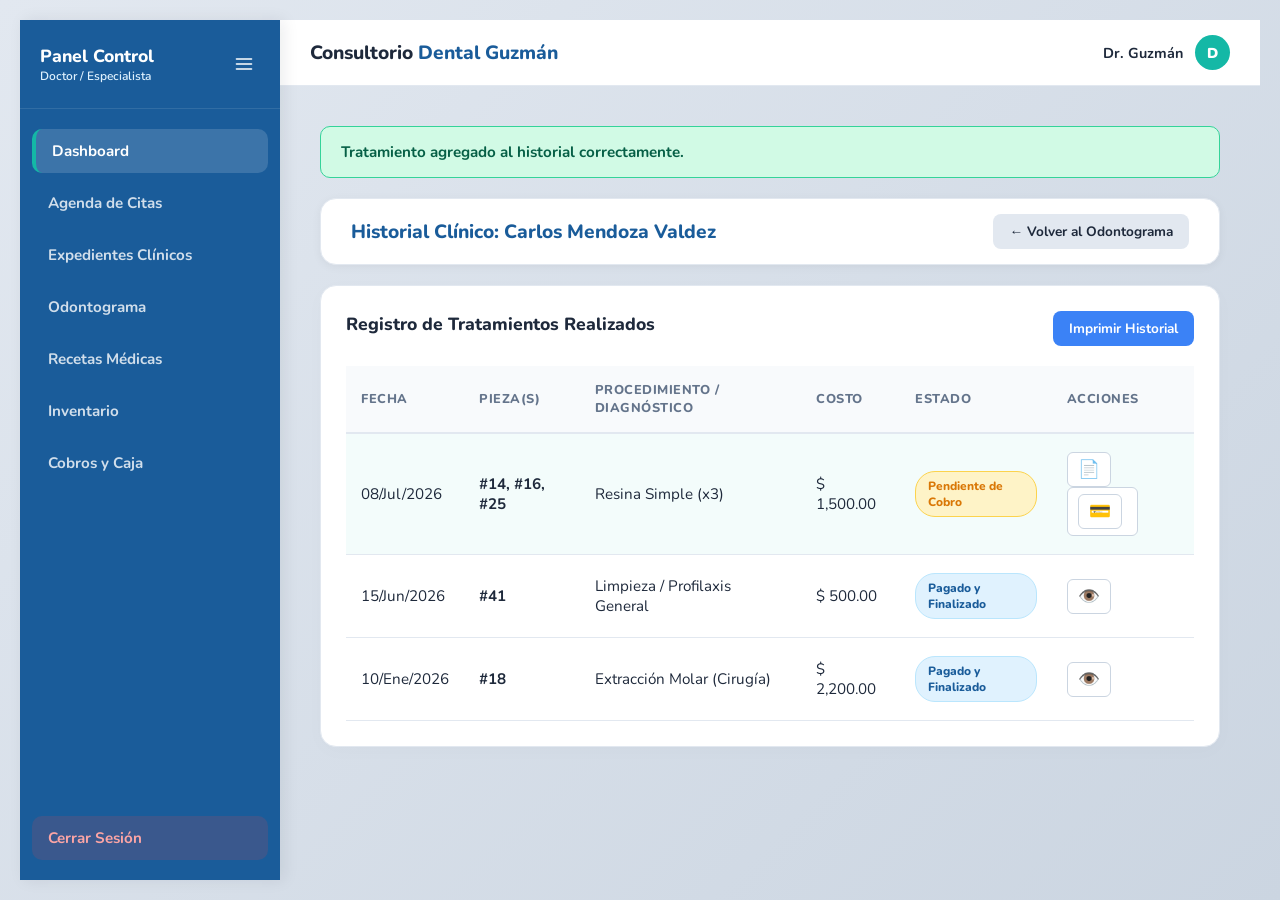
<file: historial.html>
<!DOCTYPE html>
<html lang="es">
<head>
    <meta charset="UTF-8">
    <meta name="viewport" content="width=device-width, initial-scale=1.0">
    <title>Historial de Tratamientos - Consultorio Dental Guzmán</title>
    <link rel="stylesheet" href="CSS/stylediv.CSS">
    <link href="https://fonts.googleapis.com/css2?family=Nunito:wght@400;600;700;800;900&display=swap" rel="stylesheet">
</head>
<body class="body-dashboard">

    <aside id="sidebar" class="sidebar">
        <div class="sidebar-header">
            <div class="brand-info">
                <h3>Panel Control</h3>
                <p>Doctor / Especialista</p>
            </div>
            <button id="btnToggle" class="btn-toggle">
                <svg viewBox="0 0 24 24" fill="none" stroke="currentColor" stroke-width="2" stroke-linecap="round" stroke-linejoin="round"><line x1="3" y1="12" x2="21" y2="12"></line><line x1="3" y1="6" x2="21" y2="6"></line><line x1="3" y1="18" x2="21" y2="18"></line></svg>
            </button>
        </div>

        <nav class="sidebar-menu">
            <a href="dashboard.html" class="menu-item activo"><span class="menu-text">Dashboard</span></a>
            <a href="agenda.html" class="menu-item"><span class="menu-text">Agenda de Citas</span></a>
            <a href="expediente.html" class="menu-item"><span class="menu-text">Expedientes Clínicos</span></a>
            <a href="odontograma.html" class="menu-item"><span class="menu-text">Odontograma</span></a>
            <a href="receta.html" class="menu-item"><span class="menu-text">Recetas Médicas</span></a>
            <a href="inventario.html" class="menu-item"><span class="menu-text">Inventario</span></a>
            <a href="caja.html" class="menu-item"><span class="menu-text">Cobros y Caja</span></a>
            <a href="index.html" class="menu-item salir"><span class="menu-text">Cerrar Sesión</span></a>
        </nav>
        </nav>
    </aside>

    <div class="dashboard-layout">
        <header class="navbar-dashboard">
            <div class="logo-dashboard">
                <h1>Consultorio <span>Dental Guzmán</span></h1>
            </div>
            <div class="user-profile">
                <span>Dr. Guzmán</span>
                <div class="avatar">D</div>
            </div>
        </header>

        <main class="dashboard-content">
            
            <div class="alerta-exito" id="alertaExito">
                 Tratamiento agregado al historial correctamente.
            </div>

            <div class="paciente-header" style="padding: 15px 30px; margin-bottom: 20px;">
                <div class="paciente-info-principal">
                    <div>
                        <h2 class="paciente-nombre" style="font-size: 1.2rem; margin:0;">Historial Clínico: Carlos Mendoza Valdez</h2>
                    </div>
                </div>
                <div class="paciente-acciones">
                    <a href="odontograma.html" class="btn-tabla btn-tabla-secundario" style="text-decoration:none;">← Volver al Odontograma</a>
                </div>
            </div>

            <div class="tarjeta-expediente">
                <div style="display: flex; justify-content: space-between; align-items: center; margin-bottom: 20px;">
                    <h3 class="titulo-tarjeta" style="margin: 0; border: none;">Registro de Tratamientos Realizados</h3>
                    <button class="btn-tabla" style="background-color: #3B82F6;">Imprimir Historial</button>
                </div>
                
                <div class="tabla-responsive">
                    <table class="tabla-medica">
                        <thead>
                            <tr>
                                <th>Fecha</th>
                                <th>Pieza(s)</th>
                                <th>Procedimiento / Diagnóstico</th>
                                <th>Costo</th>
                                <th>Estado</th>
                                <th>Acciones</th>
                            </tr>
                        </thead>
                        <tbody>
                            <tr class="fila-nueva">
                                <td>08/Jul/2026</td>
                                <td><strong>#14, #16, #25</strong></td>
                                <td>Resina Simple (x3)</td>
                                <td>$ 1,500.00</td>
                                <td><span class="badge-estado pendiente">Pendiente de Cobro</span></td>
                                <td>
                                    <button class="btn-accion-icon" title="Hacer Receta">📄</button>
                                    <button class="btn-accion-icon" title="Mandar a Caja">
                                        <a href="caja.html" class="btn-accion-icon" title="Mandar a Caja" style="text-decoration:none; display:inline-block;">💳</a>
                                    </button>
                                </td>
                            </tr>
                            <tr>
                                <td>15/Jun/2026</td>
                                <td><strong>#41</strong></td>
                                <td>Limpieza / Profilaxis General</td>
                                <td>$ 500.00</td>
                                <td><span class="badge-estado pagado">Pagado y Finalizado</span></td>
                                <td>
                                    <button class="btn-accion-icon" title="Ver Detalles">👁️</button>
                                </td>
                            </tr>
                            <tr>
                                <td>10/Ene/2026</td>
                                <td><strong>#18</strong></td>
                                <td>Extracción Molar (Cirugía)</td>
                                <td>$ 2,200.00</td>
                                <td><span class="badge-estado pagado">Pagado y Finalizado</span></td>
                                <td>
                                    <button class="btn-accion-icon" title="Ver Detalles">👁️</button>
                                </td>
                            </tr>
                        </tbody>
                    </table>
                </div>

            </div>
        </main>
    </div>

    <script>
        const btnToggle = document.getElementById('btnToggle');
        const sidebar = document.getElementById('sidebar');
        btnToggle.addEventListener('click', () => sidebar.classList.toggle('colapsado'));

        setTimeout(() => {
            const alerta = document.getElementById('alertaExito');
            if(alerta) {
                alerta.style.opacity = '0';
                setTimeout(() => alerta.style.display = 'none', 500);
            }
        }, 3000);
    </script>
</body>
</html>
</file>
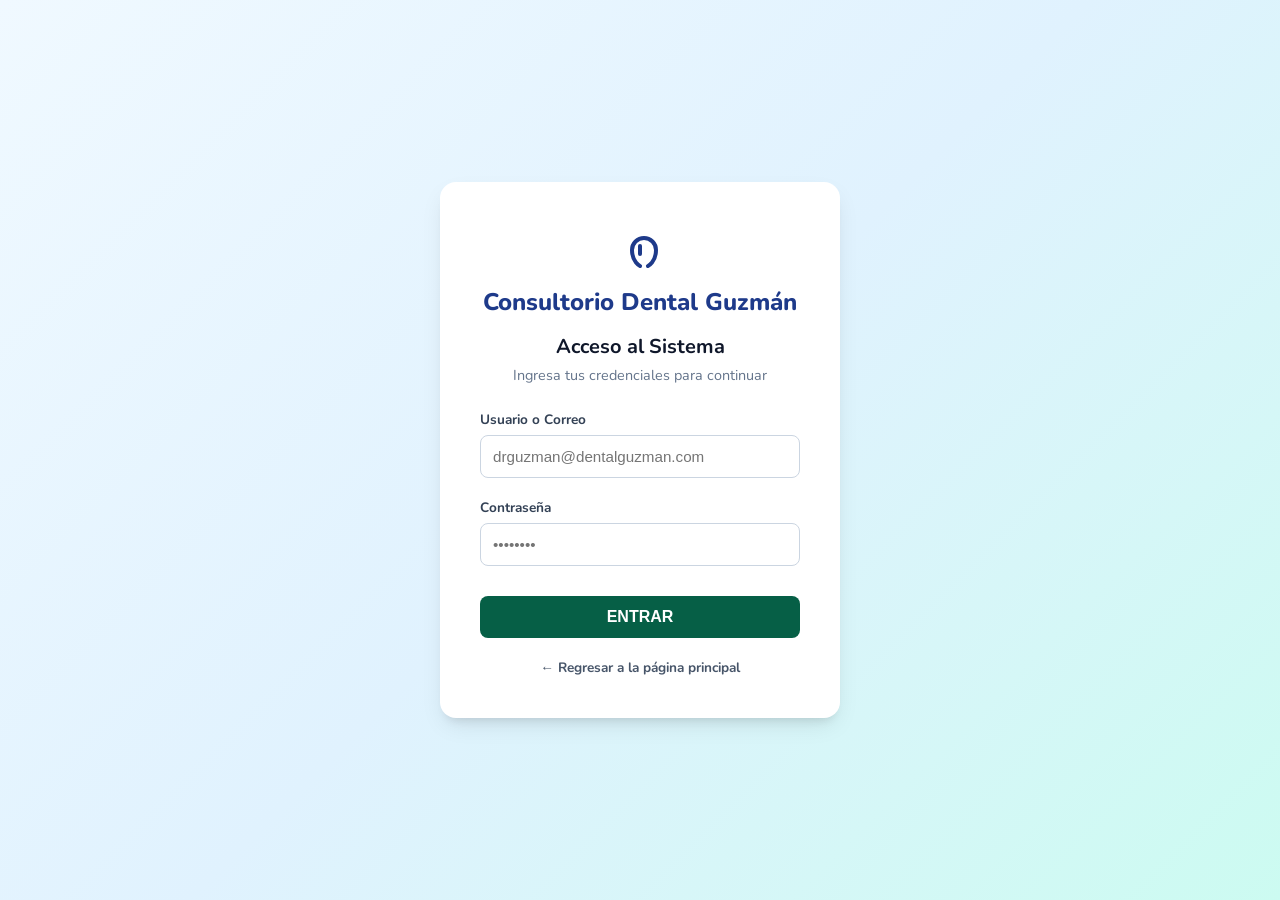
<file: login.html>
<!DOCTYPE html>
<html lang="es">
<head>
    <meta charset="UTF-8">
    <meta name="viewport" content="width=device-width, initial-scale=1.0">
    <title>Acceso al Sistema - Consultorio Dental Guzmán</title>
    <link rel="icon" href="data:,">
    <link rel="stylesheet" href="CSS/stylediv.CSS">
    <link href="https://fonts.googleapis.com/css2?family=Nunito:wght@400;700;800;900&display=swap" rel="stylesheet">
</head>
<body class="body-login">

    <div class="login-card">
        <svg class="login-icon" viewBox="0 0 24 24" fill="none" stroke="currentColor" stroke-width="2" stroke-linecap="round" stroke-linejoin="round">
            <path d="M12 22s-4-2-4-8c0-3.3 2.7-6 6-6s6 2.7 6 6c0 6-4 8-4 8"></path>
            <path d="M12 16v-4"></path>
        </svg>

        <h2>Consultorio Dental Guzmán</h2>
        <h3>Acceso al Sistema</h3>
        <p>Ingresa tus credenciales para continuar</p>

        <!-- FORMULARIO CON INTERCEPCIÓN ONSUBMIT -->
        <form onsubmit="procesarLogin(event)">
            <div class="form-group">
                <label for="usuario">Usuario o Correo</label>
                <input type="text" id="usuario" class="form-control" placeholder="drguzman@dentalguzman.com" required>
            </div>

            <div class="form-group">
                <label for="password">Contraseña</label>
                <input type="password" id="password" class="form-control" placeholder="••••••••" required>
            </div>

            <button type="submit" class="btn-submit" id="btnEntrar">ENTRAR</button>
        </form>

        <a href="index.html" class="back-link">← Regresar a la página principal</a>
    </div>

    <script>
        async function procesarLogin(event) {
            // DETIENE la recarga de la página e impide que aparezca el "?" en la URL
            event.preventDefault();

            const btn = document.getElementById('btnEntrar');
            const usuario = document.getElementById('usuario').value.trim();
            const password = document.getElementById('password').value.trim();

            btn.disabled = true;
            btn.innerText = 'VALIDANDO...';

            try {
                const response = await fetch('http://localhost:7000/api/login', {
                    method: 'POST',
                    headers: { 
                        'Content-Type': 'application/json' 
                    },
                    body: JSON.stringify({ 
                    correo: usuario, 
                    password: password
                    })
                });

                const textData = await response.text();
                let data;

                try {
                    data = JSON.parse(textData);
                } catch (e) {
                    data = { mensaje: textData };
                }

                // Si la respuesta fue exitosa HTTP 200
                if (response.ok) {
                    // Guardar datos del usuario
                    localStorage.setItem('usuario_sesion', JSON.stringify(data));
                    
                    // Redirigir al Dashboard principal
                    window.location.href = 'dashboard.html';
                } else {
                    alert(data.mensaje || "Credenciales incorrectas.");
                    btn.disabled = false;
                    btn.innerText = 'ENTRAR';
                }

            } catch (error) {
                console.error("Error al intentar conectar:", error);
                alert("No se pudo conectar con el servidor Backend Java. Asegúrate de que Main.java esté ejecutándose en http://localhost:7000");
                btn.disabled = false;
                btn.innerText = 'ENTRAR';
            }
        }
    </script>
</body>
</html>
</file>
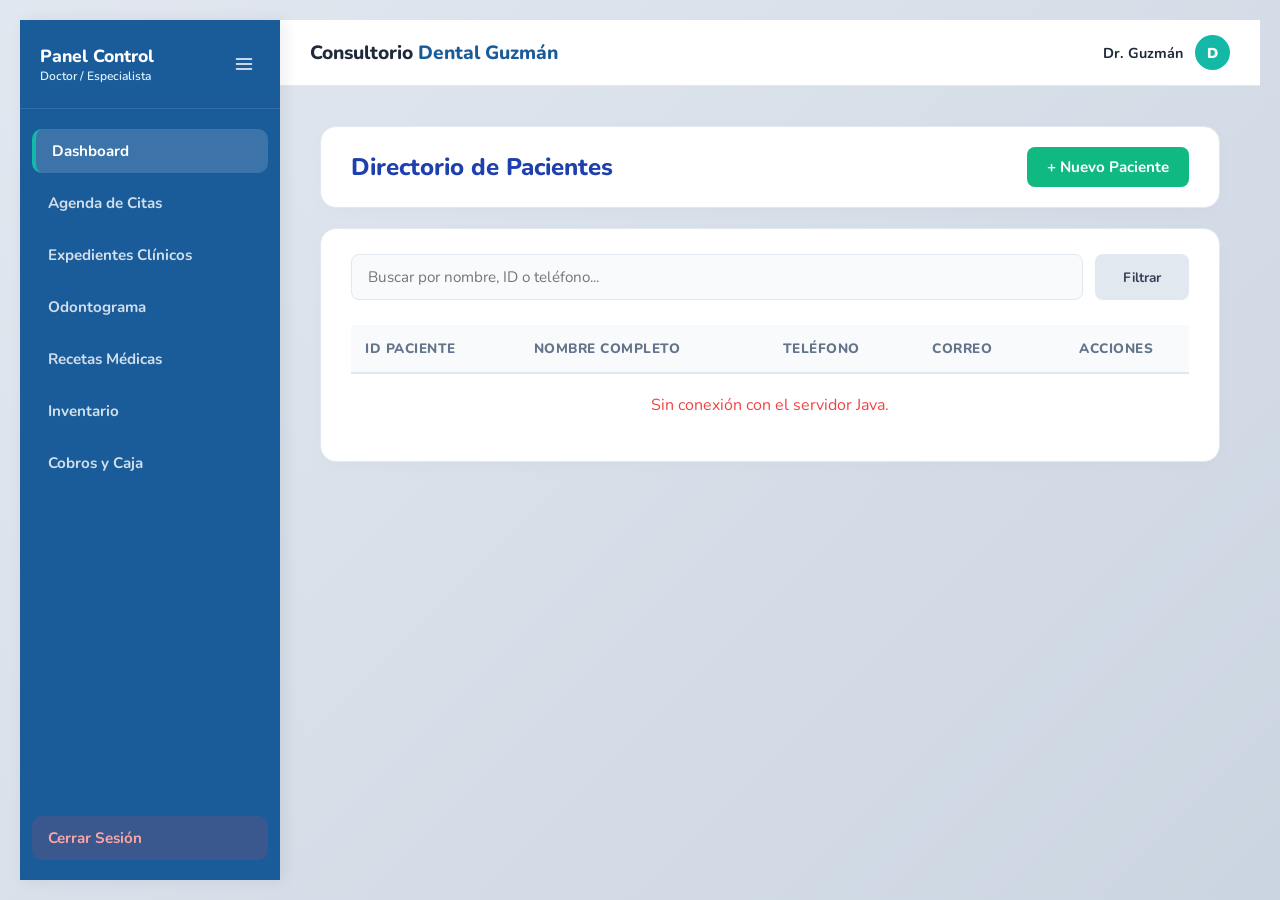
<file: odontograma.html>
<!DOCTYPE html>
<html lang="es">
<head>
    <meta charset="UTF-8">
    <meta name="viewport" content="width=device-width, initial-scale=1.0">
    <title>Odontograma - Consultorio Dental Guzmán</title>
    <link rel="stylesheet" href="CSS/stylediv.CSS">
    <link href="https://fonts.googleapis.com/css2?family=Nunito:wght@400;600;700;800;900&display=swap" rel="stylesheet">
</head>
<body class="body-dashboard">

    <!-- BARRA LATERAL -->
    <aside id="sidebar" class="sidebar">
        <div class="sidebar-header">
            <div class="brand-info">
                <h3>Panel Control</h3>
                <p>Doctor / Especialista</p>
            </div>
            <button id="btnToggle" class="btn-toggle">
                <svg viewBox="0 0 24 24" fill="none" stroke="currentColor" stroke-width="2" stroke-linecap="round" stroke-linejoin="round"><line x1="3" y1="12" x2="21" y2="12"></line><line x1="3" y1="6" x2="21" y2="6"></line><line x1="3" y1="18" x2="21" y2="18"></line></svg>
            </button>
        </div>

        <nav class="sidebar-menu">
            <a href="dashboard.html" class="menu-item activo"><span class="menu-text">Dashboard</span></a>
            <a href="agenda.html" class="menu-item"><span class="menu-text">Agenda de Citas</span></a>
            <a href="expediente.html" class="menu-item"><span class="menu-text">Expedientes Clínicos</span></a>
            <a href="odontograma.html" class="menu-item"><span class="menu-text">Odontograma</span></a>
            <a href="receta.html" class="menu-item"><span class="menu-text">Recetas Médicas</span></a>
            <a href="inventario.html" class="menu-item"><span class="menu-text">Inventario</span></a>
            <a href="caja.html" class="menu-item"><span class="menu-text">Cobros y Caja</span></a>
            <a href="index.html" class="menu-item salir"><span class="menu-text">Cerrar Sesión</span></a>
        </nav>
    </aside>

    <!-- CONTENIDO PRINCIPAL -->
    <div class="dashboard-layout">
        <header class="navbar-dashboard">
            <div class="logo-dashboard">
                <h1>Consultorio <span>Dental Guzmán</span></h1>
            </div>
            <div class="user-profile">
                <span>Dr. Guzmán</span>
                <div class="avatar">D</div>
            </div>
        </header>

        <main class="dashboard-content">
            
            <!-- VISTA 1: DIRECTORIO DE PACIENTES (SE MUESTRA CUANDO NO HAY ID EN LA URL) -->
            <div id="vistaDirectorio" style="display: none;">
                
                <!-- Encabezado Directorio -->
                <div class="tarjeta-expediente" style="display: flex; justify-content: space-between; align-items: center; margin-bottom: 20px; padding: 20px 30px;">
                    <h2 style="margin: 0; color: #1E40AF; font-size: 1.5rem; font-weight: 800;">Directorio de Pacientes</h2>
                    <a href="expediente.html" class="btn-tabla" style="background-color: #10B981; color: white; text-decoration: none; padding: 10px 20px; border-radius: 8px; font-weight: 700; font-size: 0.95rem;">
                        + Nuevo Paciente
                    </a>
                </div>

                <!-- Tabla de Pacientes y Buscador -->
                <div class="tarjeta-expediente" style="padding: 25px 30px;">
                    
                    <!-- Buscador y Botón Filtrar -->
                    <div style="display: flex; gap: 12px; margin-bottom: 25px;">
                        <input type="text" id="inputBuscarDirectorio" onkeyup="filtrarDirectorio()" placeholder="Buscar por nombre, ID o teléfono..." class="input-medico" style="flex-grow: 1; padding: 12px 16px; border-radius: 8px; border: 1px solid #E2E8F0; background-color: #F8FAFC; font-size: 0.95rem;">
                        <button onclick="filtrarDirectorio()" class="btn-tabla btn-tabla-secundario" style="padding: 12px 28px; font-weight: 700; background-color: #E2E8F0; color: #334155; border: none; border-radius: 8px; cursor: pointer;">
                            Filtrar
                        </button>
                    </div>

                    <!-- Tabla de Resultados -->
                    <div style="overflow-x: auto;">
                        <table style="width: 100%; border-collapse: collapse; text-align: left;">
                            <thead>
                                <tr style="background-color: #F8FAFC; border-bottom: 2px solid #E2E8F0;">
                                    <th style="padding: 14px; color: #64748B; font-size: 0.85rem; font-weight: 800; letter-spacing: 0.5px;">ID PACIENTE</th>
                                    <th style="padding: 14px; color: #64748B; font-size: 0.85rem; font-weight: 800; letter-spacing: 0.5px;">NOMBRE COMPLETO</th>
                                    <th style="padding: 14px; color: #64748B; font-size: 0.85rem; font-weight: 800; letter-spacing: 0.5px;">TELÉFONO</th>
                                    <th style="padding: 14px; color: #64748B; font-size: 0.85rem; font-weight: 800; letter-spacing: 0.5px;">CORREO</th>
                                    <th style="padding: 14px; color: #64748B; font-size: 0.85rem; font-weight: 800; letter-spacing: 0.5px; text-align: center;">ACCIONES</th>
                                </tr>
                            </thead>
                            <tbody id="tablaDirectorioBody">
                                <!-- Se llena dinámicamente desde Java -->
                            </tbody>
                        </table>
                    </div>
                </div>

            </div>


            <!-- VISTA 2: ODONTOGRAMA DENTAL (SE MUESTRA CUANDO SÍ HAY UN PACIENTE SELECCIONADO) -->
            <div id="vistaOdontograma" style="display: none;">
                
                <div class="paciente-header" style="padding: 15px 30px; margin-bottom: 20px; display: flex; justify-content: space-between; align-items: center;">
                    <div>
                        <h2 id="lblPacienteNombre" class="paciente-nombre" style="font-size: 1.3rem; margin:0; color: #1E40AF;">
                            Paciente: Cargando...
                        </h2>
                    </div>
                    <div style="display: flex; gap: 10px;">
                        <button onclick="volverAlDirectorio()" class="btn-tabla" style="background-color: #1E40AF; color: white; border: none; padding: 10px 18px; border-radius: 8px; font-weight: 700; cursor: pointer;">
                            ← Cambiar Paciente
                        </button>
                        <a href="expediente.html" class="btn-tabla btn-tabla-secundario" style="text-decoration:none; padding: 10px 18px; border-radius: 8px; font-weight: 700;">
                            ← Volver al Expediente
                        </a>
                    </div>
                </div>

                <div class="expediente-grid">
                    
                    <!-- Mapa Dental -->
                    <div class="tarjeta-expediente" style="margin-bottom: 0;">
                        <div style="display: flex; justify-content: space-between; align-items: center; margin-bottom: 20px; border-bottom: 1px solid #E2E8F0; padding-bottom: 10px;">
                            <h3 class="titulo-tarjeta" style="border: none; padding: 0; margin: 0;">Mapa Dental</h3>
                            <div>
                                <button id="btnAdulto" class="btn-tabla" onclick="cambiarMapa('adulto')">Adulto</button>
                                <button id="btnInfantil" class="btn-tabla btn-tabla-secundario" onclick="cambiarMapa('infantil')">Infantil</button>
                            </div>
                        </div>
                        
                        <!-- Mapa Adulto -->
                        <div id="mapaAdulto" class="odontograma-visual">
                            <div class="arco-dental">
                                <p class="arco-titulo">Maxilar Superior (Permanente)</p>
                                <div class="dientes-fila">
                                    <button class="diente" data-diente="18">18</button>
                                    <button class="diente" data-diente="17">17</button>
                                    <button class="diente" data-diente="16">16</button>
                                    <button class="diente" data-diente="15">15</button>
                                    <button class="diente" data-diente="14">14</button>
                                    <button class="diente" data-diente="13">13</button>
                                    <button class="diente" data-diente="12">12</button>
                                    <button class="diente" data-diente="11">11</button>
                                    <div style="width: 10px; background: #E2E8F0;"></div>
                                    <button class="diente" data-diente="21">21</button>
                                    <button class="diente" data-diente="22">22</button>
                                    <button class="diente" data-diente="23">23</button>
                                    <button class="diente" data-diente="24">24</button>
                                    <button class="diente" data-diente="25">25</button>
                                    <button class="diente" data-diente="26">26</button>
                                    <button class="diente" data-diente="27">27</button>
                                    <button class="diente" data-diente="28">28</button>
                                </div>
                            </div>
                            <div style="height: 20px;"></div>
                            <div class="arco-dental">
                                <div class="dientes-fila">
                                    <button class="diente" data-diente="48">48</button>
                                    <button class="diente" data-diente="47">47</button>
                                    <button class="diente" data-diente="46">46</button>
                                    <button class="diente" data-diente="45">45</button>
                                    <button class="diente" data-diente="44">44</button>
                                    <button class="diente" data-diente="43">43</button>
                                    <button class="diente" data-diente="42">42</button>
                                    <button class="diente" data-diente="41">41</button>
                                    <div style="width: 10px; background: #E2E8F0;"></div>
                                    <button class="diente" data-diente="31">31</button>
                                    <button class="diente" data-diente="32">32</button>
                                    <button class="diente" data-diente="33">33</button>
                                    <button class="diente" data-diente="34">34</button>
                                    <button class="diente" data-diente="35">35</button>
                                    <button class="diente" data-diente="36">36</button>
                                    <button class="diente" data-diente="37">37</button>
                                    <button class="diente" data-diente="38">38</button>
                                </div>
                                <p class="arco-titulo" style="margin-top: 10px;">Mandíbula Inferior (Permanente)</p>
                            </div>
                        </div>

                        <!-- Mapa Infantil -->
                        <div id="mapaInfantil" class="odontograma-visual" style="display: none;">
                            <div class="arco-dental">
                                <p class="arco-titulo">Maxilar Superior (Temporal)</p>
                                <div class="dientes-fila">
                                    <button class="diente" data-diente="55">55</button>
                                    <button class="diente" data-diente="54">54</button>
                                    <button class="diente" data-diente="53">53</button>
                                    <button class="diente" data-diente="52">52</button>
                                    <button class="diente" data-diente="51">51</button>
                                    <div style="width: 10px; background: #E2E8F0;"></div>
                                    <button class="diente" data-diente="61">61</button>
                                    <button class="diente" data-diente="62">62</button>
                                    <button class="diente" data-diente="63">63</button>
                                    <button class="diente" data-diente="64">64</button>
                                    <button class="diente" data-diente="65">65</button>
                                </div>
                            </div>
                            <div style="height: 20px;"></div>
                            <div class="arco-dental">
                                <div class="dientes-fila">
                                    <button class="diente" data-diente="85">85</button>
                                    <button class="diente" data-diente="84">84</button>
                                    <button class="diente" data-diente="83">83</button>
                                    <button class="diente" data-diente="82">82</button>
                                    <button class="diente" data-diente="81">81</button>
                                    <div style="width: 10px; background: #E2E8F0;"></div>
                                    <button class="diente" data-diente="71">71</button>
                                    <button class="diente" data-diente="72">72</button>
                                    <button class="diente" data-diente="73">73</button>
                                    <button class="diente" data-diente="74">74</button>
                                    <button class="diente" data-diente="75">75</button>
                                </div>
                                <p class="arco-titulo" style="margin-top: 10px;">Mandíbula Inferior (Temporal)</p>
                            </div>
                        </div>

                        <div class="leyenda-odontograma" style="margin-top: 20px; display: flex; gap: 15px; justify-content: center;">
                            <span class="leyenda-item"><div class="caja-color blanco"></div> Sano</span>
                            <span class="leyenda-item"><div class="caja-color rojo"></div> Caries / Alerta</span>
                            <span class="leyenda-item"><div class="caja-color azul"></div> Tratado / Resina</span>
                            <span class="leyenda-item"><div class="caja-color verde"></div> Seleccionado</span>
                        </div>
                    </div>

                    <!-- Formulario de Registro de Tratamiento -->
                    <div class="tarjeta-expediente" style="margin-bottom: 0;">
                        <h3 class="titulo-tarjeta">Registrar Tratamiento</h3>
                        
                        <div class="grupo-input">
                            <label style="font-weight:700;">Diente Seleccionado:</label>
                            <input type="text" id="dienteSeleccionado" class="input-medico" placeholder="Haz clic en un diente..." readonly style="background-color: #F1F5F9; font-weight: bold;">
                        </div>
                        
                        <div class="grupo-input" style="margin-top: 15px;">
                            <label style="font-weight:700;">Diagnóstico / Procedimiento:</label>
                            <select id="selectDiagnostico" class="input-medico">
                                <option value="Limpieza / Profilaxis">Limpieza / Profilaxis</option>
                                <option value="Resina Simple">Resina Simple</option>
                                <option value="Extracción">Extracción</option>
                                <option value="Endodoncia">Endodoncia</option>
                                <option value="Corona">Corona</option>
                            </select>
                        </div>

                        <div class="grupo-input" style="margin-top: 15px;">
                            <label style="font-weight:700;">Costo Estimado ($):</label>
                            <input type="number" id="inputCosto" class="input-medico" placeholder="0.00" step="0.01">
                        </div>

                        <button type="button" onclick="guardarTratamiento()" class="btn-tabla" style="margin-top: 25px; width: 100%; padding: 12px; background-color: #10B981; color: white; border: none; border-radius: 8px; font-weight: 800; font-size: 1rem; cursor: pointer;">
                            + AGREGAR AL HISTORIAL
                        </button>
                    </div>

                    <!-- Historial -->
                    <div class="tarjeta-expediente" style="grid-column: 1 / -1; margin-top: 20px;">
                        <h3 class="titulo-tarjeta">Historial Odontológico</h3>
                        <table style="width: 100%; border-collapse: collapse; margin-top: 15px;">
                            <thead>
                                <tr style="background-color: #F1F5F9; text-align: left; border-bottom: 2px solid #E2E8F0;">
                                    <th style="padding: 12px; color: #475569;">Fecha</th>
                                    <th style="padding: 12px; color: #475569;">Piezas</th>
                                    <th style="padding: 12px; color: #475569;">Diagnóstico / Tratamiento</th>
                                    <th style="padding: 12px; color: #475569;">Costo ($)</th>
                                </tr>
                            </thead>
                            <tbody id="tablaHistorial">

                            </tbody>
                        </table>
                    </div>

                </div>
            </div>

        </main>
    </div>

    <script>
        const API_URL = 'http://localhost:7000/api';

        // Obtener ID del paciente desde la URL (?id=X)
        const urlParams = new URLSearchParams(window.location.search);
        const idPaciente = urlParams.get('id');

        let dientesSeleccionados = [];
        let listaPacientesGlobal = [];

        // Toggle Sidebar
        const btnToggle = document.getElementById('btnToggle');
        const sidebar = document.getElementById('sidebar');
        if (btnToggle) {
            btnToggle.addEventListener('click', () => sidebar.classList.toggle('colapsado'));
        }

        // 1. INICIALIZAR VISTAS
        document.addEventListener('DOMContentLoaded', () => {
            configurarEventosDientes();

            if (idPaciente && idPaciente !== 'undefined' && idPaciente !== 'null') {
                // Mostrar vista Odontograma
                document.getElementById('vistaDirectorio').style.display = 'none';
                document.getElementById('vistaOdontograma').style.display = 'block';
                
                cargarNombrePaciente(idPaciente);
                cargarHistorial(); 
            } else {
                // Mostrar vista Directorio de Pacientes
                document.getElementById('vistaOdontograma').style.display = 'none';
                document.getElementById('vistaDirectorio').style.display = 'block';
                
                cargarDirectorioPacientes();
            }
        });

        // 2. LÓGICA DEL DIRECTORIO DE PACIENTES
        async function cargarDirectorioPacientes() {
            try {
                const res = await fetch(`${API_URL}/pacientes`);
                if (res.ok) {
                    listaPacientesGlobal = await res.json();
                    renderizarTablaDirectorio(listaPacientesGlobal);
                } else {
                    document.getElementById('tablaDirectorioBody').innerHTML = 
                        '<tr><td colspan="5" style="padding: 20px; text-align: center; color: #EF4444;">Error al cargar la lista de pacientes.</td></tr>';
                }
            } catch (error) {
                console.error("Error conectando con Java:", error);
                document.getElementById('tablaDirectorioBody').innerHTML = 
                    '<tr><td colspan="5" style="padding: 20px; text-align: center; color: #EF4444;">Sin conexión con el servidor Java.</td></tr>';
            }
        }

        function renderizarTablaDirectorio(pacientes) {
            const tbody = document.getElementById('tablaDirectorioBody');
            tbody.innerHTML = '';

            if (pacientes.length === 0) {
                tbody.innerHTML = '<tr><td colspan="5" style="padding: 20px; text-align: center; color: #64748B;">No se encontraron pacientes registados.</td></tr>';
                return;
            }

            pacientes.forEach(p => {
                const idFormateado = `#${String(p.id_paciente).padStart(6, '0')}`;
                const nombreCompleto = `${p.nombre || ''} ${p.apellidos || ''}`.trim();
                const telefono = p.telefono || 'Sin teléfono';
                const correo = p.correo || p.email || 'Sin correo';

                tbody.innerHTML += `
                    <tr style="border-bottom: 1px solid #E2E8F0;">
                        <td style="padding: 14px; font-weight: 800; color: #0F172A;">${idFormateado}</td>
                        <td style="padding: 14px; color: #334155; font-weight: 600;">${nombreCompleto}</td>
                        <td style="padding: 14px; color: #475569;">${telefono}</td>
                        <td style="padding: 14px; color: #475569;">${correo}</td>
                        <td style="padding: 14px; text-align: center;">
                            <button onclick="abrirOdontograma(${p.id_paciente})" class="btn-tabla" style="background-color: #1E40AF; color: white; border: none; padding: 8px 16px; border-radius: 6px; font-weight: 700; cursor: pointer;">
                                Ver Odontograma
                            </button>
                        </td>
                    </tr>
                `;
            });
        }

        function filtrarDirectorio() {
            const busqueda = document.getElementById('inputBuscarDirectorio').value.toLowerCase();
            
            const filtrados = listaPacientesGlobal.filter(p => {
                const idFormateado = `#${String(p.id_paciente).padStart(6, '0')}`.toLowerCase();
                const nombreCompleto = `${p.nombre || ''} ${p.apellidos || ''}`.toLowerCase();
                const telefono = (p.telefono || '').toLowerCase();
                const correo = (p.correo || p.email || '').toLowerCase();

                return nombreCompleto.includes(busqueda) || 
                       idFormateado.includes(busqueda) || 
                       telefono.includes(busqueda) ||
                       correo.includes(busqueda);
            });

            renderizarTablaDirectorio(filtrados);
        }

        function abrirOdontograma(id) {
            window.location.href = `odontograma.html?id=${id}`;
        }

        function volverAlDirectorio() {
            window.location.href = 'odontograma.html';
        }

        // 3. LÓGICA DEL ODONTOGRAMA Y PACIENTE
        async function cargarNombrePaciente(id) {
            try {
                const res = await fetch(`${API_URL}/pacientes/${id}`);
                if (res.ok) {
                    const paciente = await res.json();
                    const nombreComp = `${paciente.nombre || ''} ${paciente.apellidos || ''}`.trim();
                    document.getElementById('lblPacienteNombre').textContent = `Paciente: ${nombreComp || 'Sin Nombre'}`;
                } else {
                    document.getElementById('lblPacienteNombre').textContent = "Paciente no encontrado";
                }
            } catch (e) {
                console.error("Error conectando con Java:", e);
                document.getElementById('lblPacienteNombre').textContent = "Error al conectar con el servidor";
            }
        }

        function configurarEventosDientes() {
            const dientes = document.querySelectorAll('.diente');
            const inputDiente = document.getElementById('dienteSeleccionado');

            dientes.forEach(diente => {
                diente.addEventListener('click', function() {
                    const numeroDiente = this.getAttribute('data-diente');
                    
                    this.classList.toggle('diente-seleccionado');
                    
                    if (this.classList.contains('diente-seleccionado')) {
                        dientesSeleccionados.push(numeroDiente);
                    } else {
                        dientesSeleccionados = dientesSeleccionados.filter(d => d !== numeroDiente);
                    }
                    
                    dientesSeleccionados.sort((a, b) => a - b);
                    
                    if (dientesSeleccionados.length > 0) {
                        inputDiente.value = "Piezas: #" + dientesSeleccionados.join(', #');
                    } else {
                        inputDiente.value = "";
                    }
                });
            });
        }

        function cambiarMapa(tipo) {
            const mapaAdulto = document.getElementById('mapaAdulto');
            const mapaInfantil = document.getElementById('mapaInfantil');
            const btnAdulto = document.getElementById('btnAdulto');
            const btnInfantil = document.getElementById('btnInfantil');
            const inputDiente = document.getElementById('dienteSeleccionado');
            
            document.querySelectorAll('.diente').forEach(d => d.classList.remove('diente-seleccionado'));
            dientesSeleccionados = [];
            if (inputDiente) inputDiente.value = "";
            
            if(tipo === 'infantil') {
                mapaAdulto.style.display = 'none';
                mapaInfantil.style.display = 'flex';
                btnInfantil.classList.remove('btn-tabla-secundario');
                btnAdulto.classList.add('btn-tabla-secundario');
            } else {
                mapaAdulto.style.display = 'flex';
                mapaInfantil.style.display = 'none';
                btnAdulto.classList.remove('btn-tabla-secundario');
                btnInfantil.classList.add('btn-tabla-secundario');
            }
        }

        async function guardarTratamiento() {
            if (!idPaciente || idPaciente === 'undefined' || idPaciente === 'null') {
                alert("Error: No hay un paciente activo.");
                return;
            }

            const piezas = document.getElementById('dienteSeleccionado').value;
            const diagnostico = document.getElementById('selectDiagnostico').value;
            const costo = document.getElementById('inputCosto').value || 0;

            if (!piezas) {
                alert("Por favor selecciona al menos una pieza dental en el odontograma.");
                return;
            }

            try {
                const res = await fetch(`${API_URL}/odontograma`, {
                    method: 'POST',
                    headers: { 'Content-Type': 'application/json' },
                    body: JSON.stringify({
                        id_paciente: parseInt(idPaciente),
                        pieza_num: piezas,
                        diagnostico: diagnostico,
                        costo: parseFloat(costo)
                    })
                });

                if (res.ok) {
                    alert("¡Tratamiento registrado con éxito!");
                    
                    dientesSeleccionados = [];
                    document.getElementById('dienteSeleccionado').value = "";
                    document.getElementById('inputCosto').value = "";
                    document.querySelectorAll('.diente-seleccionado').forEach(d => d.classList.remove('diente-seleccionado'));

                    cargarHistorial();
                } else {
                    alert("Error en el servidor al intentar guardar.");
                }
            } catch (error) {
                console.error("Error al enviar petición:", error);
                alert("No se pudo establecer conexión con el backend de Java.");
            }
        }

        async function cargarHistorial() {
            if (!idPaciente || idPaciente === 'undefined' || idPaciente === 'null') return;
            
            try {
                const res = await fetch(`${API_URL}/odontograma/${idPaciente}`);
                if (res.ok) {
                    const tratamientos = await res.json();
                    const tbody = document.getElementById('tablaHistorial');
                    tbody.innerHTML = '';
                    
                    if (tratamientos.length === 0) {
                        tbody.innerHTML = '<tr><td colspan="4" style="padding: 15px; text-align: center; color: #64748B;">No hay tratamientos registrados aún.</td></tr>';
                        return;
                    }

                    tratamientos.forEach(t => {
                        const fechaCorta = t.fecha ? t.fecha.substring(0, 10) : 'Sin fecha'; 
                        
                        tbody.innerHTML += `
                            <tr style="border-bottom: 1px solid #E2E8F0;">
                                <td style="padding: 12px; color: #475569;">${fechaCorta}</td>
                                <td style="padding: 12px; font-weight: bold; color: #1E40AF;">${t.pieza_num}</td>
                                <td style="padding: 12px; color: #475569;">${t.diagnostico}</td>
                                <td style="padding: 12px; font-weight: 600; color: #0F172A;">$${t.costo.toFixed(2)}</td>
                            </tr>
                        `;
                    });
                }
            } catch (error) {
                console.error("Error al cargar historial:", error);
            }
        }
    </script>
</body>
</html>
</file>
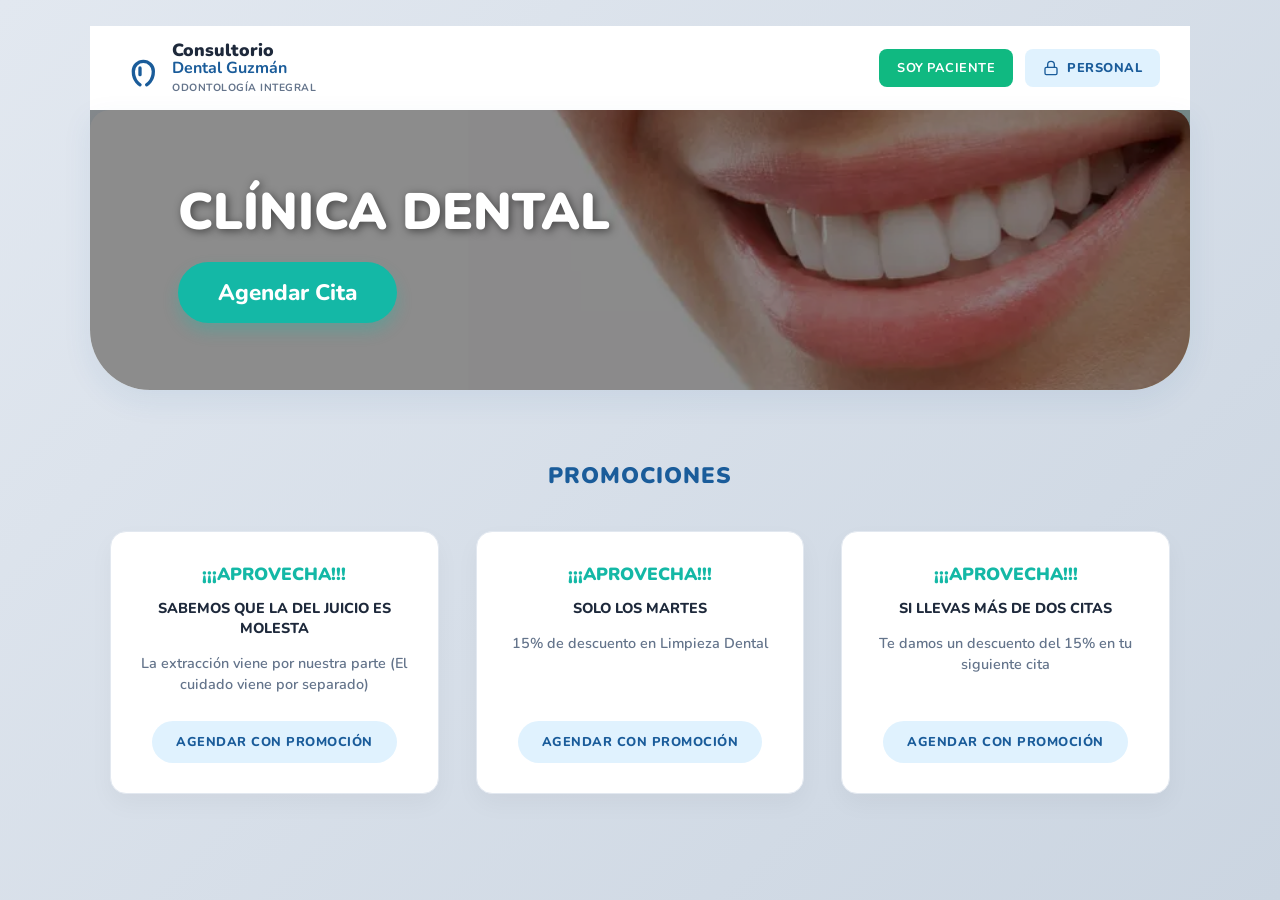
<file: portal_paciente.html>
<!DOCTYPE html>
<html lang="es">
<head>
    <meta charset="UTF-8">
    <meta name="viewport" content="width=device-width, initial-scale=1.0">
    <title>Portal del Paciente - Consultorio Dental Guzmán</title>
    <link rel="icon" href="data:,">
    <link rel="stylesheet" href="CSS/stylediv.CSS">
    <link href="https://fonts.googleapis.com/css2?family=Nunito:wght@400;700;800;900&display=swap" rel="stylesheet">
    <style>
        body { font-family: 'Nunito', sans-serif; background: #F8FAFC; margin: 0; padding: 20px; }
        .top-bar { display: flex; justify-content: space-between; align-items: center; background: white; padding: 15px 30px; border-radius: 12px; box-shadow: 0 4px 6px -1px rgba(0,0,0,0.05); margin-bottom: 25px; }
        .user-badge { display: flex; align-items: center; gap: 10px; font-weight: bold; color: #1E293B; }
        .avatar { background: #10B981; color: white; border-radius: 50%; width: 35px; height: 35px; display: flex; align-items: center; justify-content: center; font-weight: 800; }
        .btn-logout { background: #EF4444; color: white; border: none; padding: 8px 16px; border-radius: 6px; font-weight: bold; cursor: pointer; text-decoration: none; }
        .card-recetas { background: white; border-radius: 12px; padding: 30px; box-shadow: 0 4px 6px -1px rgba(0,0,0,0.05); }
        .receta-item { border-left: 4px solid #2563EB; background: #F1F5F9; padding: 15px 20px; border-radius: 0 8px 8px 0; margin-bottom: 15px; }
        .receta-fecha { font-size: 0.85rem; color: #64748B; font-weight: bold; }
        .receta-titulo { font-size: 1.1rem; color: #0F172A; font-weight: 800; margin: 5px 0; }
        .med-tag { display: inline-block; background: #E0E7FF; color: #3730A3; padding: 4px 10px; border-radius: 6px; font-size: 0.85rem; font-weight: bold; margin-top: 8px; margin-right: 5px; }
    </style>
</head>
<body>

      <a href="visor_paciente.html" style="background-color: #2563EB; color: white; text-decoration: none; padding: 10px 18px; border-radius: 8px; font-weight: bold; display: inline-flex; align-items: center; gap: 8px;">
        Ver Mis Radiografías
      </a>

    <div class="top-bar">
        <h2>Portal del <span style="color: #2563EB;">Paciente</span></h2>
        <div style="display: flex; align-items: center; gap: 20px;">
            <div class="user-badge">
                <span id="nombrePaciente">Cargando...</span>
                <div class="avatar" id="inicialPaciente">P</div>
            </div>
            <button class="btn-logout" onclick="cerrarSesion()">Cerrar Sesión</button>
        </div>
    </div>

    <div class="card-recetas">
        <h2 style="color: #1E3A8A; margin-top: 0; display: flex; align-items: center; gap: 10px;">
            📋 Mis Recetas Médicas Prescritas
        </h2>
        <hr style="border: none; border-top: 1px solid #E2E8F0; margin: 20px 0;">

        <div id="contenedorRecetas">
            <p style="color: #64748B;">Cargando tus recetas desde el sistema...</p>
        </div>
    </div>

    <script>
        const pacienteId = localStorage.getItem('paciente_id');
        const pacienteNombre = localStorage.getItem('paciente_nombre');

        // Verificar autenticación
        if (!pacienteId) {
            window.location.href = 'index.html';
        } else {
            document.getElementById('nombrePaciente').innerText = pacienteNombre || 'Paciente';
            document.getElementById('inicialPaciente').innerText = (pacienteNombre || 'P').charAt(0).toUpperCase();
            cargarRecetas();
        }

        async function cargarRecetas() {
            const contenedor = document.getElementById('contenedorRecetas');
            try {
                const response = await fetch(`http://localhost:7000/api/pacientes/${pacienteId}/recetas`);
                if (!response.ok) throw new Error('Error al obtener recetas');

                const recetas = await response.json();

                if (!Array.isArray(recetas) || recetas.length === 0) {
                    contenedor.innerHTML = `
                        <div style="text-align: center; padding: 30px; color: #64748B;">
                            <p style="font-size: 1.1rem; font-weight: bold;">No tienes recetas registradas actualmente.</p>
                            <p style="font-size: 0.9rem;">Tus recetas aparecerán aquí en cuanto el doctor las emita.</p>
                        </div>`;
                    return;
                }

                let html = '';
                recetas.forEach(r => {
                    let medicamentosHTML = '';
                    if (r.medicamentos && r.medicamentos.length > 0) {
                        r.medicamentos.forEach(m => {
                            medicamentosHTML += `<span class="med-tag">💊 ${m.medicamento} (${m.dosis}) - ${m.via || 'Vía Oral'}</span>`;
                        });
                    }

                    html += `
                        <div class="receta-item">
                            <div class="receta-fecha">📅 Fecha: ${r.fecha || 'Sin fecha'}</div>
                            <div class="receta-titulo">Diagnóstico: ${r.diagnostico || 'Consulta General'}</div>
                            <p style="margin: 5px 0; color: #334155;"><strong>Tratamiento:</strong> ${r.tratamiento || 'Atención dental'}</p>
                            <div>${medicamentosHTML}</div>
                        </div>`;
                });

                contenedor.innerHTML = html;

            } catch (error) {
                console.error("Error al cargar recetas:", error);
                contenedor.innerHTML = `
                    <div style="background: #FEE2E2; color: #991B1B; padding: 15px; border-radius: 8px;">
                        ⚠️ No se pudieron cargar las recetas. Verifica que el servidor Java esté activo.
                    </div>`;
            }
        }

        function cerrarSesion() {
            localStorage.clear();
            window.location.href = 'index.html';
        }
    </script>
</body>
</html>
</file>
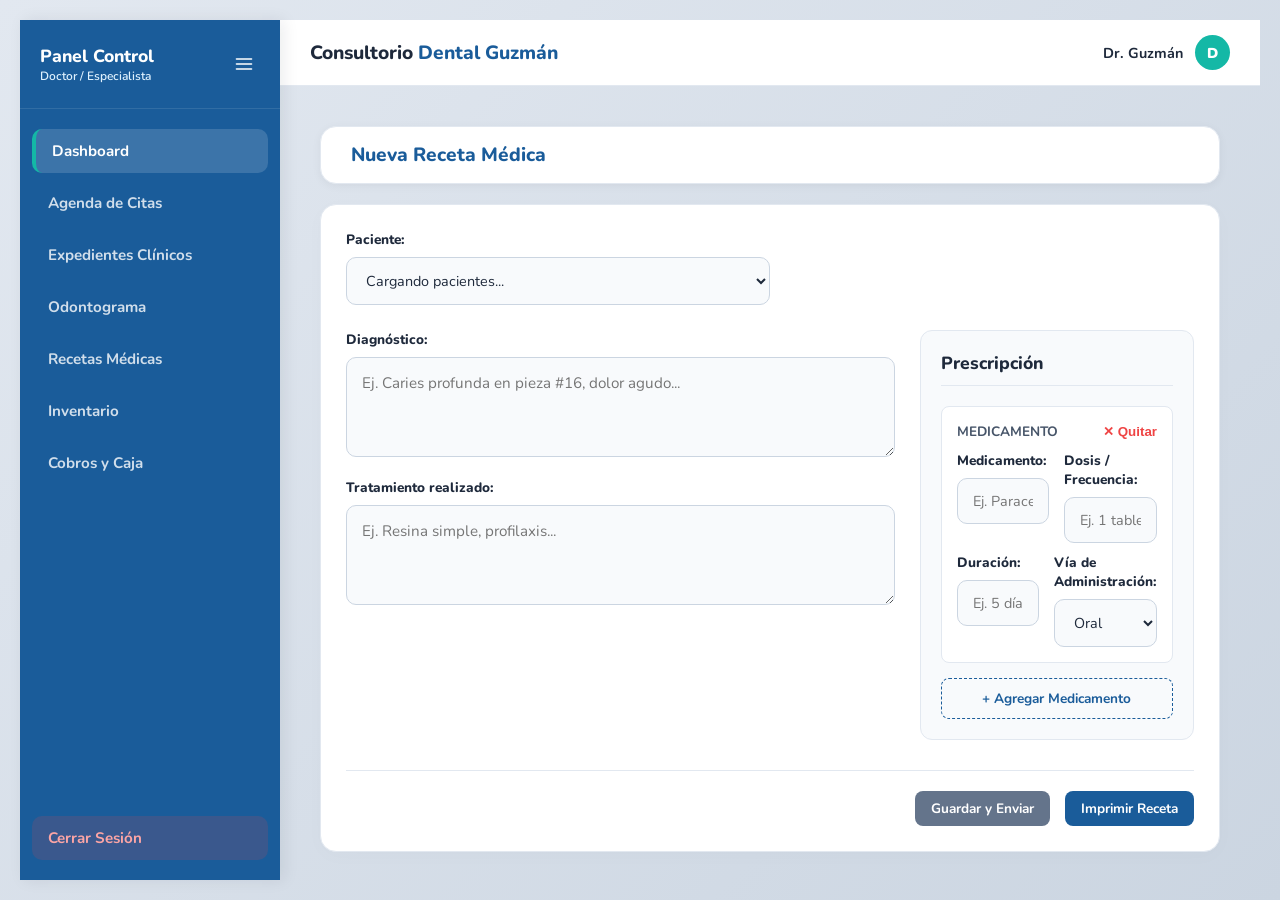
<file: receta.html>
<!DOCTYPE html>
<html lang="es">
<head>
    <meta charset="UTF-8">
    <meta name="viewport" content="width=device-width, initial-scale=1.0">
    <title>Receta Médica - Consultorio Dental Guzmán</title>
    <link rel="stylesheet" href="CSS/stylediv.CSS">
    <link href="https://fonts.googleapis.com/css2?family=Nunito:wght@400;600;700;800;900&display=swap" rel="stylesheet">
</head>
<body class="body-dashboard">

    <aside id="sidebar" class="sidebar">
        <div class="sidebar-header">
            <div class="brand-info">
                <h3>Panel Control</h3>
                <p>Doctor / Especialista</p>
            </div>
            <button id="btnToggle" class="btn-toggle">
                <svg viewBox="0 0 24 24" fill="none" stroke="currentColor" stroke-width="2" stroke-linecap="round" stroke-linejoin="round"><line x1="3" y1="12" x2="21" y2="12"></line><line x1="3" y1="6" x2="21" y2="6"></line><line x1="3" y1="18" x2="21" y2="18"></line></svg>
            </button>
        </div>

        <nav class="sidebar-menu">
            <a href="dashboard.html" class="menu-item activo"><span class="menu-text">Dashboard</span></a>
            <a href="agenda.html" class="menu-item"><span class="menu-text">Agenda de Citas</span></a>
            <a href="expediente.html" class="menu-item"><span class="menu-text">Expedientes Clínicos</span></a>
            <a href="odontograma.html" class="menu-item"><span class="menu-text">Odontograma</span></a>
            <a href="receta.html" class="menu-item"><span class="menu-text">Recetas Médicas</span></a>
            <a href="inventario.html" class="menu-item"><span class="menu-text">Inventario</span></a>
            <a href="caja.html" class="menu-item"><span class="menu-text">Cobros y Caja</span></a>
            <a href="index.html" class="menu-item salir"><span class="menu-text">Cerrar Sesión</span></a>
        </nav>
    </aside>

    <div class="dashboard-layout">
        <header class="navbar-dashboard">
            <div class="logo-dashboard">
                <h1>Consultorio <span>Dental Guzmán</span></h1>
            </div>
            <div class="user-profile">
                <span>Dr. Guzmán</span>
                <div class="avatar">D</div>
            </div>
        </header>

        <main class="dashboard-content">
            
            <div class="paciente-header" style="padding: 15px 30px; margin-bottom: 20px;">
                <div class="paciente-info-principal">
                    <div>
                        <h2 class="paciente-nombre" style="font-size: 1.2rem; margin:0;">Nueva Receta Médica</h2>
                    </div>
                </div>
            </div>

            <div class="tarjeta-expediente">
                
                <div class="grupo-input" style="margin-bottom: 25px; max-width: 50%;">
                    <label>Paciente:</label>
                    <select id="selectPaciente" class="input-medico" style="background-color: #F8FAFC;">
                        <option value="">Cargando pacientes...</option>
                    </select>
                </div>

                <div class="expediente-grid">
                    <!-- Columna Izquierda: Diagnóstico y Tratamiento -->
                    <div class="expediente-col-izq">
                        <div class="grupo-input" style="margin-bottom: 15px;">
                            <label>Diagnóstico:</label>
                            <textarea id="inputDiagnostico" class="textarea-notas" style="height: 100px;" placeholder="Ej. Caries profunda en pieza #16, dolor agudo..."></textarea>
                        </div>
                        <div class="grupo-input">
                            <label>Tratamiento realizado:</label>
                            <textarea id="inputTratamiento" class="textarea-notas" style="height: 100px;" placeholder="Ej. Resina simple, profilaxis..."></textarea>
                        </div>
                    </div>

                    <!-- Columna Derecha: Prescripción de Medicamentos -->
                    <div class="expediente-col-der" style="border: 1px solid #E2E8F0; padding: 20px; border-radius: 12px; background-color: #F8FAFC;">
                        <h3 class="titulo-tarjeta" style="margin-top: 0;">Prescripción</h3>
                        
                        <div id="listaMedicamentos">
                            <!-- Los bloques de medicamentos se crean dinámicamente desde JS -->
                        </div>

                        <button class="btn-tabla btn-tabla-secundario" style="width: 100%; border: 1px dashed var(--color-primario-azul); background: transparent; color: var(--color-primario-azul); font-weight: bold; padding: 10px; cursor: pointer;" onclick="agregarMedicamento()">
                            + Agregar Medicamento
                        </button>
                    </div>
                </div>

                <div style="display: flex; justify-content: flex-end; gap: 15px; margin-top: 30px; border-top: 1px solid #E2E8F0; padding-top: 20px;">
                    <button class="btn-tabla" style="background-color: var(--color-texto-secundario);" onclick="guardarReceta()">
                         Guardar y Enviar
                    </button>
                    <button class="btn-tabla" style="background-color: var(--color-primario-azul);" onclick="imprimirReceta()">
                         Imprimir Receta
                    </button>
                </div>

            </div>

            <!-- HOJA MEMBRETADA PARA IMPRESIÓN (Solo visible en Ctrl+P o al Imprimir) -->
            <div id="hojaImpresion">
                <div class="encabezado-receta">
                    <div class="logo-receta">
                        <h2>Consultorio Dental Guzmán</h2>
                        <p><strong>Dr. Guzmán</strong> - Cirujano Dentista</p>
                        <p><small>Céd. Prof. 12345678 | Tel: (961) 123-4567</small></p>
                        <p><small>Dirección: Av. Central #123, Tuxtla Gutiérrez, Chiapas</small></p>
                    </div>
                    <div class="fecha-receta">
                        <p><strong>Fecha:</strong> <span id="printFecha"></span></p>
                    </div>
                </div>

                <hr class="linea-receta">

                <div class="datos-paciente-receta">
                    <p><strong>Paciente:</strong> <span id="printPaciente"></span></p>
                    <p><strong>Diagnóstico:</strong> <span id="printDiagnostico"></span></p>
                </div>

                <hr class="linea-receta">

                <div class="cuerpo-receta">
                    <h3 style="margin-bottom: 10px;">Rx / Prescripción Médica</h3>
                    <div id="printMedicamentos">
                        <!-- Medicamentos formateados -->
                    </div>

                    <div style="margin-top: 25px;">
                        <p><strong>Tratamiento / Indicaciones Adicionales:</strong></p>
                        <p id="printTratamiento" style="margin-top: 5px; color: #333;"></p>
                    </div>
                </div>

                <div class="pie-receta">
                    <div class="firma-box">
                        <div class="linea-firma"></div>
                        <p><strong>Dr. Guzmán</strong></p>
                        <p><small>Firma del Médico</small></p>
                    </div>
                </div>
            </div>

        </main>
    </div>

    <script>
        const API_URL = 'http://localhost:7000/api';

        const btnToggle = document.getElementById('btnToggle');
        const sidebar = document.getElementById('sidebar');
        if (btnToggle && sidebar) {
            btnToggle.addEventListener('click', () => sidebar.classList.toggle('colapsado'));
        }

        document.addEventListener('DOMContentLoaded', () => {
            cargarPacientes();
            agregarMedicamento(); // Carga el primer bloque automáticamente al iniciar
        });

        // 1. Cargar la lista de pacientes desde el backend
        async function cargarPacientes() {
            try {
                const res = await fetch(`${API_URL}/citas/pacientes`);
                if (res.ok) {
                    const pacientes = await res.json();
                    const select = document.getElementById('selectPaciente');
                    select.innerHTML = '<option value="">-- Selecciona un Paciente --</option>';

                    pacientes.forEach(p => {
                        const option = document.createElement('option');
                        option.value = p.id_paciente;
                        option.textContent = `${p.nombre || p.nombre_paciente} - ID: #${String(p.id_paciente).padStart(6, '0')}`;
                        select.appendChild(option);
                    });
                }
            } catch (error) {
                console.error("Error al cargar pacientes:", error);
            }
        }

        // 2. Agregar bloques dinámicos para medicamentos
        function agregarMedicamento() {
            const lista = document.getElementById('listaMedicamentos');
            if (!lista) return;

            const nuevoBloque = document.createElement('div');
            nuevoBloque.className = "bloque-medicamento";
            nuevoBloque.style.cssText = "background: white; padding: 15px; border-radius: 8px; border: 1px solid #E2E8F0; margin-bottom: 15px;";
            
            nuevoBloque.innerHTML = `
                <div style="display: flex; justify-content: space-between; margin-bottom: 10px;">
                    <span style="font-weight: 700; color: #475569; font-size: 0.85rem;">MEDICAMENTO</span>
                    <button onclick="this.parentElement.parentElement.remove()" style="color: #EF4444; background: none; border: none; cursor: pointer; font-weight: bold;">✕ Quitar</button>
                </div>
                <div style="display: grid; grid-template-columns: 1fr 1fr; gap: 15px; margin-bottom: 10px;">
                    <div class="grupo-input">
                        <label>Medicamento:</label>
                        <input type="text" class="input-medico med-nombre" placeholder="Ej. Paracetamol 500mg">
                    </div>
                    <div class="grupo-input">
                        <label>Dosis / Frecuencia:</label>
                        <input type="text" class="input-medico med-dosis" placeholder="Ej. 1 tableta c/8 hrs">
                    </div>
                </div>
                <div style="display: grid; grid-template-columns: 1fr 1fr; gap: 15px;">
                    <div class="grupo-input">
                        <label>Duración:</label>
                        <input type="text" class="input-medico med-duracion" placeholder="Ej. 5 días">
                    </div>
                    <div class="grupo-input">
                        <label>Vía de Administración:</label>
                        <select class="input-medico med-via">
                            <option>Oral</option>
                            <option>Sublingual</option>
                            <option>Intramuscular</option>
                        </select>
                    </div>
                </div>
            `;
            lista.appendChild(nuevoBloque);
        }

        // 3. Guardar en Base de Datos
        async function guardarReceta() {
            const idPaciente = document.getElementById('selectPaciente').value;
            const diagnostico = document.getElementById('inputDiagnostico').value;
            const tratamiento = document.getElementById('inputTratamiento').value;

            if (!idPaciente) return alert("Por favor selecciona un paciente.");
            if (!diagnostico) return alert("Ingresa el diagnóstico médico.");

            const bloques = document.querySelectorAll('.bloque-medicamento');
            const medicamentos = [];

            bloques.forEach(bloque => {
                const nombre = bloque.querySelector('.med-nombre').value;
                const dosis = bloque.querySelector('.med-dosis').value;
                const duracion = bloque.querySelector('.med-duracion').value;
                const via = bloque.querySelector('.med-via').value;

                if (nombre.trim() !== "") {
                    medicamentos.push({ medicamento: nombre, dosis, duracion, via });
                }
            });

            if (medicamentos.length === 0) {
                return alert("Agrega al menos un medicamento con su nombre antes de guardar.");
            }

            try {
                const response = await fetch(`${API_URL}/recetas`, {
                    method: 'POST',
                    headers: { 'Content-Type': 'application/json' },
                    body: JSON.stringify({
                        id_paciente: parseInt(idPaciente),
                        diagnostico,
                        tratamiento,
                        medicamentos
                    })
                });

                if (response.ok) {
                    alert("¡Receta guardada exitosamente!");
                } else {
                    alert("Hubo un error al guardar la receta.");
                }
            } catch (error) {
                console.error("Error:", error);
                alert("No se pudo conectar con el servidor.");
            }
        }

        // 4. Imprimir Receta Membretada
        function imprimirReceta() {
            const selectPaciente = document.getElementById('selectPaciente');
            const pacienteTexto = selectPaciente.options[selectPaciente.selectedIndex]?.text || 'Paciente no seleccionado';
            const diagnostico = document.getElementById('inputDiagnostico').value || 'Sin diagnóstico especificado';
            const tratamiento = document.getElementById('inputTratamiento').value || 'Sin indicaciones adicionales';

            const hoy = new Date().toLocaleDateString('es-MX', {
                year: 'numeric',
                month: 'long',
                day: 'numeric'
            });

            document.getElementById('printFecha').textContent = hoy;
            document.getElementById('printPaciente').textContent = pacienteTexto;
            document.getElementById('printDiagnostico').textContent = diagnostico;
            document.getElementById('printTratamiento').textContent = tratamiento;

            const containerMeds = document.getElementById('printMedicamentos');
            containerMeds.innerHTML = '';

            const bloques = document.querySelectorAll('.bloque-medicamento');
            let tieneMedicamentos = false;

            bloques.forEach((bloque, index) => {
                const nombre = bloque.querySelector('.med-nombre').value;
                const dosis = bloque.querySelector('.med-dosis').value;
                const duracion = bloque.querySelector('.med-duracion').value;
                const via = bloque.querySelector('.med-via').value;

                if (nombre.trim() !== '') {
                    tieneMedicamentos = true;
                    containerMeds.innerHTML += `
                        <div class="item-print-med">
                            <p><strong>${index + 1}. ${nombre}</strong> — <em>Vía ${via}</em></p>
                            <p style="padding-left: 15px; color: #475569;">
                                <strong>Tomar:</strong> ${dosis} | <strong>Durante:</strong> ${duracion}
                            </p>
                        </div>
                    `;
                }
            });

            if (!tieneMedicamentos) {
                alert("Por favor ingresa al menos un medicamento con su nombre antes de imprimir.");
                return;
            }

            window.print();
        }
    </script>
</body>
</html>
</file>
<file: CSS/stylediv.CSS>
:root {
    --fuente-principal: 'Nunito', sans-serif;
    --color-fondo-app: #F8FAFC;
    --color-primario-azul: #1A5C9A;
    --color-azul-claro: #E0F2FE;
    --color-acento-verde: #14B8A6;
    --color-verde-hover: #0D9488;
    --color-texto-oscuro: #1E293B;
    --color-texto-secundario: #64748B;
    --color-blanco: #FFFFFF;
}

* {
    margin: 0;
    padding: 0;
    box-sizing: border-box;
}

body {
    font-family: var(--fuente-principal);
    background-color: var(--color-fondo-app);
    color: var(--color-texto-oscuro);
    display: flex;
    flex-direction: column;
    align-items: center;
}

/* --- LOGO Y NAVEGACIÓN --- */
.navbar {
    width: 100%;
    max-width: 1100px;
    background-color: var(--color-blanco);
    padding: 15px 30px;
}

.logo {
    display: flex;
    align-items: center;
    gap: 12px;
}

.logo-icon {
    width: 40px;
    height: 40px;
}

.logo-text h1 {
    font-size: 1.1rem;
    font-weight: 900;
    color: var(--color-texto-oscuro);
    line-height: 1.1;
}

.logo-text h2 {
    font-size: 1rem;
    font-weight: 700;
    color: var(--color-primario-azul);
    line-height: 1.1;
}

.logo-text p {
    font-size: 0.65rem;
    font-weight: 700;
    color: var(--color-texto-secundario);
    text-transform: uppercase;
    margin-top: 2px;
    letter-spacing: 0.5px;
}

/* --- SECCIÓN HERO (Banner Principal) --- */
.hero {
    width: 100%;
    max-width: 1100px;
    display: flex;
    justify-content: space-between;
    align-items: center;
    /* Gradiente suave, limpio y médico (Azul claro a Verde coral muy pálido) */
    background: linear-gradient(135deg, #F0F9FF 0%, #E0F2FE 50%, #CCFBF1 100%);
    padding: 50px 80px;
    border-bottom-left-radius: 60px;
    border-bottom-right-radius: 60px;
    /* Sombra elegante y difuminada */
    box-shadow: 0 10px 30px rgba(26, 92, 154, 0.08);
    margin-bottom: 50px;
}

.hero-title {
    font-size: 4rem;
    font-weight: 900;
    margin-bottom: 30px;
    color: var(--color-primario-azul);
}

.btn-agendar {
    background-color: var(--color-acento-verde);
    color: var(--color-blanco);
    font-family: var(--fuente-principal);
    font-size: 1.4rem;
    font-weight: 800;
    border: none;
    padding: 15px 40px;
    border-radius: 50px;
    cursor: pointer;
    box-shadow: 0 8px 15px rgba(20, 184, 166, 0.3);
    transition: all 0.3s ease;
}

.btn-agendar:hover {
    background-color: var(--color-verde-hover);
    transform: translateY(-2px);
    box-shadow: 0 12px 20px rgba(20, 184, 166, 0.4);
}

.dentist-img {
    max-height: 280px;
    border-radius: 20px;
    object-fit: cover;
    box-shadow: 0 10px 25px rgba(0,0,0,0.1);
}

/* --- SECCIÓN PROMOCIONES --- */
.promociones {
    width: 100%;
    max-width: 1100px;
    text-align: center;
    padding: 20px;
    margin-bottom: 60px;
}

.promociones-titulo {
    color: var(--color-primario-azul); 
    font-size: 1.4rem;
    font-weight: 900;
    margin-bottom: 40px;
    text-transform: uppercase;
    letter-spacing: 1px;
}

.tarjetas-grid {
    display: flex;
    justify-content: space-between;
    gap: 25px;
    flex-wrap: wrap;
}

.tarjeta-promo {
    background-color: var(--color-blanco);
    border: 1px solid #E2E8F0;
    border-radius: 16px;
    padding: 30px 20px;
    width: 31%;
    min-width: 260px;
    display: flex;
    flex-direction: column;
    align-items: center;
    text-align: center;
    box-shadow: 0 10px 25px rgba(0,0,0,0.04); 
    transition: transform 0.3s ease, box-shadow 0.3s ease;
}

.tarjeta-promo:hover {
    transform: translateY(-5px);
    box-shadow: 0 15px 35px rgba(26, 92, 154, 0.1);
}

.tarjeta-promo h4 {
    color: var(--color-acento-verde);
    font-weight: 900;
    font-size: 1.1rem;
    margin-bottom: 12px;
}

.subtitulo-promo {
    color: var(--color-texto-oscuro);
    font-size: 0.9rem;
    font-weight: 800;
    margin-bottom: 15px;
}

.descripcion-promo {
    color: var(--color-texto-secundario);
    font-size: 0.9rem;
    font-weight: 600;
    line-height: 1.5;
    flex-grow: 1;
    margin-bottom: 25px;
}

.btn-promo {
    background-color: var(--color-azul-claro);
    color: var(--color-primario-azul);
    font-family: var(--fuente-principal);
    font-size: 0.8rem;
    font-weight: 800;
    border: none;
    padding: 12px 24px;
    border-radius: 30px;
    cursor: pointer;
    text-transform: uppercase;
    letter-spacing: 0.5px;
    transition: all 0.3s ease;
}

.btn-promo:hover {
    background-color: var(--color-primario-azul);
    color: var(--color-blanco);
}

/* --- VISTA AGENDAR CITA --- */
.main-agendar {
    width: 100%;
    max-width: 1000px;
    margin: 40px auto;
    padding: 0 20px;
}

.tarjeta-agendar {
    display: flex;
    background-color: var(--color-blanco);
    border-radius: 30px;
    overflow: hidden;
    box-shadow: 0 15px 35px rgba(26, 92, 154, 0.08);
    border: 1px solid #E2E8F0;
}

.agendar-imagen {
    width: 40%;
    background-color: var(--color-azul-claro);
}

.img-fluida {
    width: 100%;
    height: 100%;
    object-fit: cover;
}

.agendar-formulario-contenedor {
    width: 60%;
    padding: 40px 50px;
    display: flex;
    flex-direction: column;
}

.titulo-agendar {
    color: var(--color-primario-azul);
    font-size: 2rem;
    font-weight: 800;
    margin-bottom: 25px;
    text-align: center;
}

/* Simulador de Calendario y Hora */
.fecha-hora-grid {
    display: flex;
    gap: 20px;
    margin-bottom: 30px;
}

.calendario-mockup, .horas-mockup {
    background: #F8FAFC;
    border: 1px solid #E2E8F0;
    border-radius: 15px;
    padding: 15px;
    flex: 1;
}

.mes-header, .hora-header {
    text-align: center;
    font-weight: 800;
    color: var(--color-texto-oscuro);
    margin-bottom: 10px;
    font-size: 0.9rem;
}

.dias-grid {
    display: grid;
    grid-template-columns: repeat(7, 1fr);
    text-align: center;
    gap: 5px;
    font-size: 0.8rem;
    color: var(--color-texto-secundario);
    font-weight: 600;
}

.dia-pasado { opacity: 0.4; }
.dia-activo {
    background-color: var(--color-primario-azul);
    color: white;
    border-radius: 50%;
    font-weight: 800;
}

.lista-horas {
    display: grid;
    grid-template-columns: 1fr 1fr;
    gap: 8px;
}

.btn-hora {
    background: white;
    border: 1px solid #CBD5E1;
    border-radius: 8px;
    padding: 5px;
    font-size: 0.8rem;
    font-weight: 700;
    color: var(--color-texto-oscuro);
    cursor: pointer;
    font-family: var(--fuente-principal);
}

.btn-hora.activo {
    background-color: var(--color-acento-verde);
    color: white;
    border-color: var(--color-acento-verde);
}

/* Formulario */
.inputs-grid {
    display: grid;
    grid-template-columns: 1fr 1fr;
    gap: 15px;
    margin-bottom: 20px;
}

.input-medico {
    width: 100%;
    padding: 12px 15px;
    border: 1px solid #CBD5E1;
    border-radius: 10px;
    font-family: var(--fuente-principal);
    font-size: 0.9rem;
    color: var(--color-texto-oscuro);
    background-color: #F8FAFC;
    transition: all 0.3s ease;
}

.input-medico:focus {
    outline: none;
    border-color: var(--color-acento-verde);
    box-shadow: 0 0 0 3px rgba(20, 184, 166, 0.15);
}

.resumen-cita {
    display: flex;
    justify-content: space-between;
    align-items: center;
    margin-bottom: 30px;
    padding: 15px;
    background-color: var(--color-azul-claro);
    border-radius: 12px;
}

.campo-tratamiento label {
    font-size: 0.85rem;
    font-weight: 700;
    color: var(--color-texto-secundario);
    display: block;
    margin-bottom: 5px;
}

.select-tratamiento {
    background-color: white;
    font-weight: 700;
    color: var(--color-primario-azul);
}

.precio-total {
    text-align: right;
    font-size: 0.9rem;
    color: var(--color-texto-oscuro);
    font-weight: 700;
}

.precio-total strong {
    display: block;
    font-size: 1.4rem;
    color: var(--color-acento-verde);
    font-weight: 900;
}

.boton-contenedor {
    text-align: center;
}

.btn-confirmar {
    background-color: var(--color-acento-verde);
    color: var(--color-blanco);
    font-family: var(--fuente-principal);
    font-size: 1.1rem;
    font-weight: 800;
    border: none;
    padding: 15px 50px;
    border-radius: 30px;
    cursor: pointer;
    box-shadow: 0 8px 15px rgba(20, 184, 166, 0.3);
    transition: all 0.3s ease;
    width: 100%;
}

.btn-confirmar:hover {
    background-color: var(--color-verde-hover);
    transform: translateY(-2px);
}

/* --- MODAL DE ÉXITO --- */
.modal-overlay {
    position: fixed;
    top: 0;
    left: 0;
    width: 100%;
    height: 100%;
    background-color: rgba(15, 23, 42, 0.6);
    display: flex;
    justify-content: center;
    align-items: center;
    z-index: 1000;
    opacity: 0;
    visibility: hidden;
    transition: all 0.3s ease;
}

.modal-overlay.mostrar-modal {
    opacity: 1;
    visibility: visible;
}

.modal-caja {
    background-color: var(--color-blanco);
    padding: 40px;
    border-radius: 20px;
    width: 90%;
    max-width: 400px;
    text-align: center;
    position: relative;
    box-shadow: 0 20px 50px rgba(0,0,0,0.15);
    transform: scale(0.9);
    transition: transform 0.3s ease;
}

.modal-overlay.mostrar-modal .modal-caja {
    transform: scale(1);
}

.btn-cerrar-modal {
    position: absolute;
    top: 15px;
    right: 15px;
    background: #FEE2E2;
    color: #EF4444;
    border: none;
    width: 30px;
    height: 30px;
    border-radius: 50%;
    font-size: 1.2rem;
    font-weight: bold;
    cursor: pointer;
    display: flex;
    justify-content: center;
    align-items: center;
}

.modal-titulo {
    color: var(--color-texto-oscuro);
    font-size: 1.4rem;
    font-weight: 800;
    margin-bottom: 20px;
    line-height: 1.2;
}

.icono-check {
    width: 60px;
    height: 60px;
    background-color: #22C55E;
    border-radius: 50%;
    display: flex;
    justify-content: center;
    align-items: center;
    margin: 0 auto 20px auto;
    box-shadow: 0 10px 15px rgba(34, 197, 94, 0.2);
}

.icono-check svg {
    width: 35px;
    height: 35px;
}

.modal-texto {
    color: var(--color-texto-secundario);
    font-size: 1rem;
    font-weight: 600;
    margin-bottom: 20px;
}

.icono-whatsapp {
    width: 50px;
    height: 50px;
    margin: 0 auto;
}

/* --- MODAL DE ERROR (Variante) --- */
.modal-caja-error {
    border-top: 6px solid #EF4444;
}

.icono-error {
    width: 60px;
    height: 60px;
    background-color: #EF4444;
    border-radius: 50%;
    display: flex;
    justify-content: center;
    align-items: center;
    margin: 0 auto 20px auto;
    box-shadow: 0 10px 15px rgba(239, 68, 68, 0.2);
}

.icono-error svg {
    width: 35px;
    height: 35px;
}

/* --- CONFIGURACIÓN DE PANTALLA DASHBOARD ADMIN --- */
.body-dashboard {
    background-color: #F1F5F9;
    display: flex;
    flex-direction: row;
    width: 100vw;
    height: 100vh;
    overflow: hidden;
}

/* BARRA LATERAL BASE */
.sidebar {
    width: 260px;
    height: 100%;
    background-color: var(--color-primario-azul);
    color: var(--color-blanco);
    display: flex;
    flex-direction: column;
    transition: all 0.3s cubic-bezier(0.4, 0, 0.2, 1);
    flex-shrink: 0;
    box-shadow: 4px 0 15px rgba(15, 23, 42, 0.08);
    z-index: 99;
}

/* CABECERA DEL MENÚ */
.sidebar-header {
    padding: 24px 20px;
    display: flex;
    align-items: center;
    justify-content: space-between;
    border-bottom: 1px solid rgba(255, 255, 255, 0.1);
}

.brand-info h3 {
    font-size: 1.1rem;
    font-weight: 800;
}
.brand-info p {
    font-size: 0.75rem;
    color: var(--color-azul-claro);
    font-weight: 600;
}

.btn-toggle {
    background: transparent;
    border: none;
    color: var(--color-blanco);
    cursor: pointer;
    width: 32px;
    height: 32px;
    display: flex;
    align-items: center;
    justify-content: center;
    border-radius: 6px;
    transition: background 0.2s;
}
.btn-toggle:hover {
    background-color: rgba(255, 255, 255, 0.1);
}
.btn-toggle svg { width: 20px; height: 20px; }

/* ENLACES DEL MENÚ */
.sidebar-menu {
    display: flex;
    flex-direction: column;
    padding: 20px 12px;
    gap: 8px;
    flex-grow: 1;
}

.menu-item {
    display: flex;
    align-items: center;
    padding: 12px 16px;
    color: rgba(255, 255, 255, 0.8);
    text-decoration: none;
    font-weight: 700;
    font-size: 0.95rem;
    border-radius: 10px;
    transition: all 0.2s ease;
}
.menu-item .icon {
    font-size: 1.2rem;
    margin-right: 14px;
    width: 24px;
    text-align: center;
}

.menu-item:hover, .menu-item.activo {
    background-color: rgba(255, 255, 255, 0.15);
    color: var(--color-blanco);
}
.menu-item.activo {
    border-left: 4px solid var(--color-acento-verde);
}
.menu-item.salir {
    margin-top: auto;
    background-color: rgba(239, 68, 68, 0.15);
    color: #FCA5A5;
}
.menu-item.salir:hover { background-color: #EF4444; color: white; }

/* 🧠 MAGIA CSS: ESTADO COLAPSADO */
.sidebar.colapsado {
    width: 70px;
}
.sidebar.colapsado .brand-info,
.sidebar.colapsado .menu-text {
    display: none;
}
.sidebar.colapsado .sidebar-header {
    justify-content: center;
    padding: 24px 0;
}

/* MAQUETACIÓN DEL CONTENIDO PRINCIPAL */
.dashboard-layout {
    flex-grow: 1;
    display: flex;
    flex-direction: column;
    height: 100%;
    overflow-y: auto;
}

.navbar-dashboard {
    background-color: var(--color-blanco);
    padding: 15px 30px;
    display: flex;
    justify-content: space-between;
    align-items: center;
    border-bottom: 1px solid #E2E8F0;
}

.logo-dashboard h1 { font-size: 1.2rem; color: var(--color-texto-oscuro); font-weight: 800;}
.logo-dashboard h1 span { color: var(--color-primario-azul); }

.user-profile { display: flex; align-items: center; gap: 12px; font-weight: 700; font-size: 0.9rem;}
.avatar {
    width: 35px;
    height: 35px;
    background-color: var(--color-acento-verde);
    color: white;
    border-radius: 50%;
    display: flex;
    align-items: center;
    justify-content: center;
    font-weight: 900;
}

.dashboard-content { padding: 40px; }
.content-title { color: var(--color-texto-oscuro); font-size: 1.6rem; font-weight: 800; margin-bottom: 25px; }

/* ESTILOS DE LA TABLA MÉDICA */
.tabla-contenedor {
    background: var(--color-blanco);
    border-radius: 16px;
    padding: 20px;
    box-shadow: 0 4px 20px rgba(0, 0, 0, 0.02);
    border: 1px solid #E2E8F0;
}

.tabla-medica {
    width: 100%;
    border-collapse: collapse;
    text-align: left;
}
.tabla-medica th {
    padding: 14px;
    color: var(--color-texto-secundario);
    font-weight: 800;
    font-size: 0.85rem;
    text-transform: uppercase;
    border-bottom: 2px solid #F1F5F9;
}
.tabla-medica td {
    padding: 16px 14px;
    border-bottom: 1px solid #F1F5F9;
    font-size: 0.95rem;
    color: var(--color-texto-oscuro);
}

.badge {
    padding: 6px 12px;
    border-radius: 20px;
    font-size: 0.8rem;
    font-weight: 800;
}
.badge-confirmada { background-color: #DCFCE7; color: #166534; }
.badge-espera { background-color: #FEF9C3; color: #854D0E; }
.badge-no-llega { background-color: #F1F5F9; color: #475569; }

.btn-tabla {
    background-color: var(--color-primario-azul);
    color: white;
    border: none;
    padding: 8px 16px;
    border-radius: 8px;
    cursor: pointer;
    font-family: var(--fuente-principal);
    font-weight: 700;
    font-size: 0.85rem;
    transition: background 0.2s;
}
.btn-tabla:hover { background-color: #134371; }
.btn-tabla-secundario { background-color: #E2E8F0; color: var(--color-texto-oscuro); }
.btn-tabla-secundario:hover { background-color: #CBD5E1; }

/* --- VISTA DE INICIO DE SESIÓN (LOGIN) --- */
.body-login {
    background: linear-gradient(135deg, #F0F9FF 0%, #E0F2FE 50%, #CCFBF1 100%);
    display: flex;
    justify-content: center;
    align-items: center;
    height: 100vh;
    margin: 0;
}

.login-contenedor {
    background-color: var(--color-blanco);
    padding: 40px 50px;
    border-radius: 20px;
    box-shadow: 0 15px 35px rgba(26, 92, 154, 0.1);
    width: 90%;
    max-width: 420px;
    text-align: center;
    border: 1px solid #E2E8F0;
}

.login-logo {
    margin-bottom: 20px;
}

.login-logo svg {
    width: 45px;
    height: 45px;
    margin-bottom: 10px;
}

.login-logo h2 {
    color: var(--color-primario-azul);
    font-size: 1.1rem;
    font-weight: 900;
}

.login-titulo {
    color: var(--color-texto-oscuro);
    font-size: 1.6rem;
    font-weight: 900;
    margin-bottom: 5px;
}

.login-subtitulo {
    color: var(--color-texto-secundario);
    font-size: 0.9rem;
    font-weight: 600;
    margin-bottom: 30px;
}

.form-login {
    display: flex;
    flex-direction: column;
    gap: 20px;
    margin-bottom: 25px;
}

.grupo-input {
    text-align: left;
}

.grupo-input label {
    display: block;
    font-size: 0.85rem;
    font-weight: 800;
    color: var(--color-texto-oscuro);
    margin-bottom: 8px;
}

/* Modificador del botón verde para el login */
.btn-login {
    width: 100%;
    border-radius: 12px;
    padding: 14px;
    font-size: 1.1rem;
    margin-top: 10px;
}

.link-regresar {
    display: inline-block;
    color: var(--color-primario-azul);
    font-size: 0.9rem;
    font-weight: 800;
    text-decoration: none;
    transition: opacity 0.3s ease;
}

.link-regresar:hover {
    opacity: 0.7;
    text-decoration: underline;
}

/* --- VISTA: EXPEDIENTE CLÍNICO --- */
.paciente-header {
    display: flex;
    justify-content: space-between;
    align-items: center;
    background-color: var(--color-blanco);
    padding: 25px 30px;
    border-radius: 16px;
    box-shadow: 0 4px 20px rgba(0, 0, 0, 0.02);
    border: 1px solid #E2E8F0;
    margin-bottom: 25px;
}

.paciente-info-principal {
    display: flex;
    align-items: center;
    gap: 20px;
}

.paciente-foto {
    width: 70px;
    height: 70px;
    border-radius: 50%;
    object-fit: cover;
    border: 3px solid var(--color-azul-claro);
}

.paciente-nombre {
    color: var(--color-primario-azul);
    font-size: 1.6rem;
    font-weight: 800;
    margin-bottom: 5px;
}

.paciente-id {
    color: var(--color-texto-secundario);
    font-size: 0.9rem;
    font-weight: 600;
}

.paciente-acciones {
    display: flex;
    gap: 10px;
}

/* Grid del Expediente */
.expediente-grid {
    display: grid;
    grid-template-columns: 2fr 1fr;
    gap: 25px;
}

.tarjeta-expediente {
    background-color: var(--color-blanco);
    padding: 25px;
    border-radius: 16px;
    box-shadow: 0 4px 20px rgba(0, 0, 0, 0.02);
    border: 1px solid #E2E8F0;
    margin-bottom: 25px;
}

.titulo-tarjeta {
    color: var(--color-texto-oscuro);
    font-size: 1.1rem;
    font-weight: 800;
    margin-bottom: 20px;
    padding-bottom: 10px;
    border-bottom: 1px solid #E2E8F0;
}

.datos-lista p {
    font-size: 0.95rem;
    color: var(--color-texto-oscuro);
    margin-bottom: 12px;
    line-height: 1.5;
}

.datos-lista strong {
    color: var(--color-texto-secundario);
    display: inline-block;
    width: 200px;
}

/* Tarjeta Especial: Acceso al Odontograma */
.tarjeta-odontograma-acceso {
    background: linear-gradient(135deg, var(--color-primario-azul) 0%, #2563EB 100%);
    padding: 30px 25px;
    border-radius: 16px;
    color: white;
    text-align: center;
    margin-bottom: 25px;
    box-shadow: 0 10px 25px rgba(37, 99, 235, 0.2);
}

.tarjeta-odontograma-acceso h3 {
    font-size: 1.4rem;
    font-weight: 900;
    margin-bottom: 10px;
}

.tarjeta-odontograma-acceso p {
    font-size: 0.9rem;
    color: rgba(255, 255, 255, 0.8);
    margin-bottom: 25px;
    line-height: 1.4;
}

.btn-abrir-odontograma {
    display: inline-flex;
    align-items: center;
    justify-content: center;
    gap: 10px;
    background-color: var(--color-acento-verde);
    color: white;
    text-decoration: none;
    padding: 15px 25px;
    border-radius: 12px;
    font-weight: 800;
    font-size: 1rem;
    transition: all 0.3s ease;
    width: 100%;
}

.btn-abrir-odontograma:hover {
    background-color: var(--color-verde-hover);
    transform: translateY(-2px);
    box-shadow: 0 8px 15px rgba(20, 184, 166, 0.4);
}

.icono-diente {
    font-size: 1.5rem;
}

.textarea-notas {
    width: 100%;
    height: 150px;
    padding: 15px;
    border: 1px solid #CBD5E1;
    border-radius: 10px;
    font-family: var(--fuente-principal);
    font-size: 0.95rem;
    color: var(--color-texto-oscuro);
    resize: vertical;
    background-color: #F8FAFC;
}

.textarea-notas:focus {
    outline: none;
    border-color: var(--color-primario-azul);
}

/* --- VISTA: ODONTOGRAMA --- */
.odontograma-visual {
    background-color: #F8FAFC;
    border: 1px solid #E2E8F0;
    border-radius: 12px;
    padding: 30px 20px;
    display: flex;
    flex-direction: column;
    align-items: center;
    overflow-x: auto;
}

.arco-dental {
    display: flex;
    flex-direction: column;
    align-items: center;
}

.arco-titulo {
    font-size: 0.85rem;
    font-weight: 800;
    color: var(--color-texto-secundario);
    text-transform: uppercase;
    margin-bottom: 10px;
}

.dientes-fila {
    display: flex;
    gap: 4px;
    align-items: center;
}

/* Diseño de cada Diente (Botón) */
.diente {
    width: 35px;
    height: 45px;
    background-color: white;
    border: 2px solid #CBD5E1;
    border-radius: 8px;
    font-family: var(--fuente-principal);
    font-weight: 800;
    font-size: 0.8rem;
    color: var(--color-texto-oscuro);
    cursor: pointer;
    transition: all 0.2s ease;
    display: flex;
    align-items: center;
    justify-content: center;
}

.diente:hover {
    border-color: var(--color-primario-azul);
    transform: translateY(-2px);
}

/* Estados de Salud del Diente */

/* --- TÍTULOS DE TARJETAS --- */
.titulo-tarjeta {
    color: var(--color-texto-oscuro);
    font-size: 1.1rem;
    font-weight: 800;
    margin-bottom: 20px;
    padding-bottom: 10px;
    border-bottom: 1px solid #E2E8F0;
}

.diente-caries {
    background-color: #FEE2E2;
    border-color: #EF4444;
    color: #B91C1C;
}

.diente-tratado {
    background-color: #E0F2FE;
    border-color: var(--color-primario-azul);
    color: var(--color-primario-azul);
}

/* Estado Interactivo (Cuando le das clic) */
.diente-seleccionado {
    background-color: var(--color-acento-verde) !important;
    border-color: var(--color-verde-hover) !important;
    color: white !important;
    box-shadow: 0 4px 10px rgba(20, 184, 166, 0.4);
    transform: scale(1.1);
}

/* Leyenda inferior */
.leyenda-odontograma {
    display: flex;
    justify-content: center;
    gap: 20px;
    margin-top: 25px;
    padding-top: 20px;
    border-top: 1px solid #E2E8F0;
}

.leyenda-item {
    display: flex;
    align-items: center;
    gap: 8px;
    font-size: 0.85rem;
    font-weight: 700;
    color: var(--color-texto-secundario);
}

.caja-color {
    width: 16px;
    height: 16px;
    border-radius: 4px;
    border: 1px solid #CBD5E1;
}

.caja-color.blanco { background-color: white; }
.caja-color.rojo { background-color: #FEE2E2; border-color: #EF4444; }
.caja-color.azul { background-color: #E0F2FE; border-color: var(--color-primario-azul); }
.caja-color.verde { background-color: var(--color-acento-verde); border-color: var(--color-verde-hover); }

/* --- VISTA: VISOR RADIOLÓGICO 3D --- */
.body-visor {
    background-color: #0F172A;
    color: #F8FAFC;
    height: 100vh;
    margin: 0;
    font-family: var(--fuente-principal);
    display: flex;
    flex-direction: column;
}

.visor-header {
    background-color: #1E293B;
    border-bottom: 1px solid #334155;
    padding: 15px 25px;
    display: flex;
    justify-content: space-between;
    align-items: center;
}

.visor-info-paciente {
    display: flex;
    align-items: center;
    gap: 20px;
}

.btn-regresar-visor {
    color: var(--color-acento-verde);
    text-decoration: none;
    font-weight: 800;
    font-size: 0.9rem;
    transition: opacity 0.2s;
}
.btn-regresar-visor:hover { opacity: 0.8; }

.divisor-vertical {
    width: 2px;
    height: 25px;
    background-color: #334155;
}

.visor-info-paciente h2 { font-size: 1.1rem; font-weight: 600; color: #94A3B8; margin: 0; }
.visor-info-paciente h2 span { color: #F8FAFC; font-weight: 800; }

.badge-estudio {
    background-color: rgba(20, 184, 166, 0.15);
    color: var(--color-acento-verde);
    padding: 5px 12px;
    border-radius: 20px;
    font-size: 0.75rem;
    font-weight: 800;
    border: 1px solid var(--color-acento-verde);
}

.visor-herramientas-top { display: flex; gap: 10px; }

.btn-tool {
    background-color: #334155;
    color: white;
    border: none;
    padding: 8px 15px;
    border-radius: 8px;
    cursor: pointer;
    font-family: var(--fuente-principal);
    font-weight: 700;
    font-size: 0.85rem;
    transition: background 0.2s;
}
.btn-tool:hover { background-color: #475569; }

/* Layout Interno */
.visor-layout {
    display: flex;
    flex-grow: 1;
    height: calc(100vh - 65px);
}

.visor-tools {
    width: 260px;
    background-color: #1E293B;
    border-right: 1px solid #334155;
    padding: 25px 20px;
    display: flex;
    flex-direction: column;
    gap: 25px;
}

.tools-titulo {
    color: var(--color-azul-claro);
    font-size: 0.85rem;
    text-transform: uppercase;
    letter-spacing: 1px;
    font-weight: 900;
    margin: 0;
}

.tool-group label {
    display: block;
    font-size: 0.8rem;
    font-weight: 700;
    color: #94A3B8;
    margin-bottom: 8px;
}

.slider-medico { width: 100%; accent-color: var(--color-acento-verde); }

.tool-grid-botones {
    display: grid;
    grid-template-columns: 1fr 1fr;
    gap: 10px;
}

.btn-tool-cuadro {
    background-color: #0F172A;
    border: 1px solid #334155;
    color: #94A3B8;
    border-radius: 10px;
    padding: 12px 5px;
    font-size: 0.8rem;
    font-weight: 700;
    cursor: pointer;
    transition: all 0.2s;
}
.btn-tool-cuadro.activo, .btn-tool-cuadro:hover {
    background-color: rgba(20, 184, 166, 0.1);
    border-color: var(--color-acento-verde);
    color: var(--color-acento-verde);
}

/* Área de la pantalla central */
.visor-pantalla-central {
    flex-grow: 1;
    display: flex;
    flex-direction: column;
    justify-content: center;
    align-items: center;
    padding: 30px;
    background: radial-gradient(circle, #1E293B 0%, #0F172A 100%);
    gap: 25px;
}

.simulador-3d {
    width: 100%;
    height: 100%;
    max-width: 800px;
    max-height: 450px;
    position: relative;
    border: 1px solid #334155;
    border-radius: 12px;
    overflow: hidden;
    box-shadow: 0 0 40px rgba(0,0,0,0.6);
}

.img-3d-mockup {
    width: 100%;
    height: 100%;
    object-fit: cover;
    opacity: 0.75;
    mix-blend-mode: luminosity;
}

.overlay-datos { position: absolute; color: var(--color-acento-verde); font-family: monospace; font-size: 0.8rem; }
.top-left { top: 15px; left: 15px; }
.bottom-right { bottom: 15px; right: 15px; text-align: right; }

.ejes-3d { position: absolute; bottom: 15px; left: 15px; display: flex; gap: 5px; }
.eje { width: 22px; height: 22px; display: flex; justify-content: center; align-items: center; font-size: 0.65rem; font-weight: bold; border-radius: 4px; }
.eje.x { background: rgba(239, 68, 68, 0.2); color: #EF4444; border: 1px solid #EF4444; }
.eje.y { background: rgba(34, 197, 94, 0.2); color: #22C55E; border: 1px solid #22C55E; }
.eje.z { background: rgba(59, 130, 246, 0.2); color: #3B82F6; border: 1px solid #3B82F6; }

/* Barra inferior de control dental */
.panel-dientes-inferior {
    background-color: #1E293B;
    border: 1px solid #334155;
    border-radius: 12px;
    padding: 20px;
    width: 100%;
    max-width: 800px;
}

.panel-dientes-titulo { color: #94A3B8; font-size: 0.75rem; letter-spacing: 1px; margin: 0 0 15px 0; text-align: center; }
.dientes-checkbox-container { display: flex; justify-content: center; align-items: center; gap: 5px; }
.divisor-cuadrante { width: 2px; height: 32px; background-color: #475569; margin: 0 8px; }

.diente-check { cursor: pointer; }
.diente-check input { display: none; }
.diente-check span {
    display: inline-block;
    width: 36px;
    height: 36px;
    line-height: 34px;
    text-align: center;
    background-color: #0F172A;
    border: 1px solid #475569;
    border-radius: 6px;
    color: #94A3B8;
    font-size: 0.8rem;
    font-weight: 800;
    transition: all 0.2s ease;
}
.diente-check:hover span { border-color: #94A3B8; color: white; }
.diente-check input:checked + span {
    background-color: rgba(20, 184, 166, 0.2);
    border-color: var(--color-acento-verde);
    color: var(--color-acento-verde);
    box-shadow: 0 0 12px rgba(20, 184, 166, 0.4);
    transform: translateY(-2px);
}

/* --- VISTA: HISTORIAL Y TABLAS MÉDICAS --- */

.alerta-exito {
    background-color: #D1FAE5;
    color: #065F46;
    padding: 15px 20px;
    border-radius: 10px;
    margin-bottom: 20px;
    font-weight: 700;
    font-size: 0.95rem;
    border: 1px solid #34D399;
    transition: opacity 0.5s ease;
    display: flex;
    align-items: center;
    gap: 10px;
}

/* Diseño de la Tabla */
.tabla-responsive {
    width: 100%;
    overflow-x: auto;
}

.tabla-medica {
    width: 100%;
    border-collapse: collapse;
    font-size: 0.9rem;
    text-align: left;
}

.tabla-medica th {
    background-color: #F8FAFC;
    color: var(--color-texto-secundario);
    font-weight: 800;
    padding: 15px;
    border-bottom: 2px solid #E2E8F0;
    text-transform: uppercase;
    font-size: 0.8rem;
    letter-spacing: 0.5px;
}

.tabla-medica td {
    padding: 18px 15px;
    border-bottom: 1px solid #E2E8F0;
    color: var(--color-texto-oscuro);
    vertical-align: middle;
}

.tabla-medica tbody tr:hover {
    background-color: #F1F5F9;
}

.fila-nueva {
    background-color: rgba(20, 184, 166, 0.05);
}

.badge-estado {
    display: inline-block;
    padding: 6px 12px;
    border-radius: 20px;
    font-size: 0.75rem;
    font-weight: 800;
}

.badge-estado.pendiente {
    background-color: #FEF3C7;
    color: #D97706;
    border: 1px solid #FCD34D;
}

.badge-estado.pagado {
    background-color: #E0F2FE;
    color: var(--color-primario-azul);
    border: 1px solid #BAE6FD;
}

.btn-accion-icon {
    background: white;
    border: 1px solid #CBD5E1;
    border-radius: 6px;
    padding: 6px 10px;
    cursor: pointer;
    font-size: 1.1rem;
    transition: all 0.2s ease;
    margin-right: 5px;
}

.btn-accion-icon:hover {
    background-color: var(--color-azul-claro);
    border-color: var(--color-primario-azul);
    transform: translateY(-2px);
}

/* --- VISTA: CALENDARIO MENSUAL DE AGENDA --- */
.calendario-grid {
    display: grid;
    grid-template-columns: repeat(7, 1fr);
    gap: 8px;
    margin-top: 15px;
}

.dia-header {
    text-align: center;
    font-weight: 900;
    font-size: 0.8rem;
    color: var(--color-texto-secundario);
    padding-bottom: 10px;
}

.dia-caja {
    background: #F8FAFC;
    border: 1px solid #E2E8F0;
    border-radius: 8px;
    height: 70px;
    padding: 8px;
    font-size: 0.9rem;
    font-weight: 800;
    color: var(--color-texto-oscuro);
    cursor: pointer;
    transition: all 0.2s ease;
    display: flex;
    flex-direction: column;
    align-items: flex-start;
}

.dia-caja:hover {
    border-color: var(--color-primario-azul);
    background: var(--color-azul-claro);
    transform: translateY(-2px);
}

.dia-caja.hoy {
    background: var(--color-primario-azul);
    color: white;
    border: none;
    box-shadow: 0 4px 10px rgba(26, 92, 154, 0.3);
}

.dia-inactivo {
    color: #CBD5E1;
    background: #F1F5F9;
    pointer-events: none;
}

.contenedor-citas {
    display: flex;
    gap: 4px;
    margin-top: auto;
}

.cita-dot {
    width: 8px;
    height: 8px;
    background-color: var(--color-acento-verde);
    border-radius: 50%;
}

.cita-dot.lleno { 
    background-color: #EF4444; 
}

.hero {
    position: relative;
    min-height: 280px;
    display: flex;
    align-items: center;
    padding: 0 8%;
    overflow: hidden;
}

.hero::before {
    content: '';
    position: absolute;
    top: 0;
    left: 0;
    width: 100%;
    height: 100%;
    background: rgba(0, 0, 0, 0.45);
    z-index: 1;                      
}

.hero-content {
    position: relative;
    z-index: 2;             
    max-width: 600px;       
}

.hero-title, .hero-content h1 {
    color: #FFFFFF !important;
    font-size: 3.2rem;
    font-weight: 900;
    margin-bottom: 15px;
    text-transform: uppercase;
    text-shadow: 2px 2px 8px rgba(0, 0, 0, 0.5);
}

.hero-content p {
    color: #F1F5F9 !important;
    font-size: 1.15rem;
    font-weight: 600;
    margin-bottom: 30px;
    text-shadow: 1px 1px 4px rgba(0, 0, 0, 0.5);
}

.hero-image {
    position: absolute;
    top: 0;
    left: 0;
    width: 100%;
    height: 100%;
    z-index: 0;
}

.dentist-img {
    width: 100%;
    height: 100%;
    object-fit: cover;
    object-position: center center;
}

:root {
    --primary-teal: #1DB99B;
    --primary-teal-hover: #179c83;
    --btn-blue: #1C5A94;
    --btn-gray: #E2E8F0;
    --text-dark: #2D3748;
    --text-muted: #718096;
    --border-color: #E2E8F0;
}

/* Estructura de la vista */
.page-container {
    padding: 20px;
    width: 100%;
}

.card {
    background: white;
    border-radius: 12px;
    padding: 25px;
    box-shadow: 0 4px 6px rgba(0,0,0,0.03);
    margin-bottom: 20px;
}

/* Encabezado e inputs */
.header-actions {
    display: flex;
    justify-content: space-between;
    align-items: center;
}

.header-actions h2 {
    color: #1A548B;
    font-size: 1.5rem;
    font-weight: 700;
}

.search-bar-container {
    display: flex;
    gap: 15px;
    margin-bottom: 25px;
}

.search-input {
    flex: 1;
    padding: 12px 15px;
    border: 1px solid var(--border-color);
    border-radius: 6px;
    font-family: 'Nunito', sans-serif;
    font-size: 0.95rem;
    outline: none;
    transition: border-color 0.3s ease;
}

.search-input:focus {
    border-color: #1A548B;
}

/* Botones */
.btn {
    padding: 10px 20px;
    border-radius: 6px;
    border: none;
    cursor: pointer;
    font-weight: 600;
    font-family: 'Nunito', sans-serif;
    font-size: 0.9rem;
    transition: 0.2s;
}

.btn-teal { background-color: var(--primary-teal); color: white; }
.btn-teal:hover { background-color: var(--primary-teal-hover); }
.btn-blue { background-color: var(--btn-blue); color: white; }
.btn-gray { background-color: var(--btn-gray); color: var(--text-dark); }

/* Tabla de Inventario */
.table-wrapper {
    overflow-x: auto;
}

.table-wrapper table {
    width: 100%;
    border-collapse: collapse;
    text-align: left;
}

.table-wrapper th {
    padding: 15px 10px;
    border-bottom: 2px solid var(--border-color);
    color: var(--text-muted);
    font-size: 0.8rem;
    text-transform: uppercase;
    font-weight: 800; /* Aprovechando Nunito extra bold */
}

.table-wrapper td {
    padding: 18px 10px;
    border-bottom: 1px solid var(--border-color);
    font-size: 0.95rem;
    vertical-align: middle;
}

.table-wrapper tr:last-child td {
    border-bottom: none;
}

.item-name {
    font-weight: 700;
    color: var(--text-dark);
}

.item-category {
    color: var(--text-muted);
    font-size: 0.85rem;
}

/* Badges de Estado */
.badge {
    padding: 6px 12px;
    border-radius: 20px;
    font-size: 0.8rem;
    font-weight: 700;
    display: inline-flex;
    align-items: center;
    gap: 6px;
    border: 1px solid;
}

.badge::before {
    content: '';
    display: inline-block;
    width: 8px;
    height: 8px;
    border-radius: 50%;
}

.badge-success { background-color: #E6F6ED; color: #1e7e34; border-color: #c3e6cb; }
.badge-success::before { background-color: #1e7e34; }

.badge-warning { background-color: #FFF3CD; color: #856404; border-color: #ffeeba; }
.badge-warning::before { background-color: #ffc107; }

.badge-danger { background-color: #F8D7DA; color: #721c24; border-color: #f5c6cb; }
.badge-danger::before { background-color: #dc3545; }

.modal {
    display: none; /* Oculto por defecto */
    position: fixed;
    z-index: 1000;
    left: 0;
    top: 0;
    width: 100%;
    height: 100%;
    background-color: rgba(45, 55, 72, 0.6);
    align-items: center;
    justify-content: center;
}

.modal.mostrar {
    display: flex;
}

.modal-content {
    background-color: white;
    border-radius: 12px;
    width: 90%;
    max-width: 550px;
    box-shadow: 0 10px 25px rgba(0,0,0,0.15);
    animation: slideDown 0.3s ease-out;
}

@keyframes slideDown {
    from { transform: translateY(-20px); opacity: 0; }
    to { transform: translateY(0); opacity: 1; }
}

.modal-header {
    padding: 20px 25px;
    border-bottom: 1px solid var(--border-color);
    display: flex;
    justify-content: space-between;
    align-items: center;
}

.modal-header h3 {
    color: #1A548B;
    font-size: 1.25rem;
    font-weight: 800;
}

.close-modal {
    color: var(--text-muted);
    font-size: 1.5rem;
    font-weight: bold;
    cursor: pointer;
    transition: color 0.2s;
}

.close-modal:hover {
    color: var(--text-dark);
}

.modal-body {
    padding: 25px;
}

.form-group {
    margin-bottom: 18px;
}

.form-group label {
    display: block;
    margin-bottom: 8px;
    font-weight: 700;
    color: var(--text-dark);
    font-size: 0.9rem;
}

.input-control {
    width: 100%;
    padding: 12px 15px;
    border: 1px solid var(--border-color);
    border-radius: 6px;
    font-family: 'Nunito', sans-serif;
    font-size: 0.95rem;
    color: var(--text-dark);
    outline: none;
    transition: border-color 0.3s;
}

.input-control:focus {
    border-color: #1A548B;
}

.row-group {
    display: flex;
    gap: 15px;
}

.row-group .half {
    flex: 1;
}

.modal-footer {
    padding: 15px 25px;
    border-top: 1px solid var(--border-color);
    display: flex;
    justify-content: flex-end;
    gap: 12px;
}


.body-paciente {
    background-color: #F7FAFC;
    display: block;
    height: 100vh;
    overflow-y: auto;
}

/* Header del Paciente */
.paciente-header {
    background-color: white;
    padding: 15px 40px;
    display: flex;
    justify-content: space-between;
    align-items: center;
    box-shadow: 0 2px 10px rgba(0,0,0,0.05);
    position: sticky;
    top: 0;
    z-index: 100;
}

.brand-paciente {
    display: flex;
    align-items: center;
    gap: 10px;
}

.brand-paciente h2 {
    color: var(--sidebar-bg); 
    font-size: 1.4rem;
    font-weight: 800;
    display: flex;
    align-items: center;
    gap: 15px;
}

.portal-badge {
    background-color: var(--primary-teal);
    color: white;
    font-size: 0.7rem;
    padding: 4px 8px;
    border-radius: 12px;
    text-transform: uppercase;
    font-weight: 700;
    letter-spacing: 0.5px;
}

.user-actions {
    display: flex;
    align-items: center;
    gap: 20px;
}

.welcome-text {
    font-weight: 600;
    color: var(--text-dark);
}

/* Layout Principal */
.paciente-layout {
    max-width: 1300px;
    margin: 30px auto;
    padding: 0 20px;
    display: grid;
    grid-template-columns: 2fr 1fr; 
    gap: 30px;
}

/* Visor Card */
.visor-card {
    padding: 0; 
    overflow: hidden;
    display: flex;
    flex-direction: column;
}

.visor-header-interno {
    padding: 20px 25px;
    border-bottom: 1px solid var(--border-color);
    display: flex;
    justify-content: space-between;
    align-items: center;
}

.visor-header-interno h3 {
    color: var(--text-dark);
}

.fecha-estudio {
    color: var(--text-muted);
    font-size: 0.9rem;
    font-weight: 600;
}

/* Simulador 3D Paciente */
.simulador-3d-paciente {
    position: relative;
    width: 100%;
    height: 500px;
    background-color: #000;
    display: flex;
    align-items: center;
    justify-content: center;
}

.img-3d-mockup {
    max-width: 100%;
    max-height: 100%;
    object-fit: contain;
    opacity: 0.85;
}

.overlay-instruccion {
    position: absolute;
    bottom: 20px;
    left: 50%;
    transform: translateX(-50%);
    background: rgba(255, 255, 255, 0.9);
    padding: 10px 20px;
    border-radius: 30px;
    display: flex;
    align-items: center;
    gap: 10px;
    font-weight: 700;
    color: var(--sidebar-bg);
    box-shadow: 0 4px 15px rgba(0,0,0,0.2);
}

/* Controles simplificados */
.controles-basicos-paciente {
    padding: 25px;
    display: flex;
    gap: 40px;
    background-color: #f8fafc;
}

.slider-paciente {
    width: 100%;
    margin-top: 10px;
    accent-color: var(--primary-teal);
}

/* Panel Derecho (Notas) */
.notas-card {
    display: flex;
    flex-direction: column;
    gap: 25px;
}

.titulo-seccion {
    color: var(--sidebar-bg);
    border-bottom: 2px solid var(--border-color);
    padding-bottom: 10px;
}

.doctor-info {
    display: flex;
    align-items: center;
    gap: 15px;
}

.avatar-doc {
    width: 50px;
    height: 50px;
    background-color: var(--sidebar-bg);
    color: white;
    border-radius: 50%;
    display: flex;
    align-items: center;
    justify-content: center;
    font-weight: bold;
    font-size: 1.2rem;
}

.text-muted { color: var(--text-muted); font-size: 0.9rem; }

.caja-diagnostico {
    background-color: #F0F7FF; 
    padding: 20px;
    border-radius: 8px;
    border-left: 4px solid var(--sidebar-bg);
}

.caja-diagnostico h4 {
    color: var(--sidebar-bg);
    margin-bottom: 10px;
}

.caja-diagnostico p {
    font-size: 0.95rem;
    line-height: 1.6;
    color: var(--text-dark);
    font-style: italic;
}

.badges-piezas {
    display: flex;
    flex-wrap: wrap;
    gap: 10px;
    margin-top: 10px;
}

.btn-block {
    width: 100%;
    margin-bottom: 10px;
    padding: 12px;
    font-size: 1rem;
}

.kpi-grid {
    display: grid;
    grid-template-columns: repeat(auto-fit, minmax(250px, 1fr));
    gap: 20px;
    margin-bottom: 30px;
}

.kpi-card {
    background: white;
    border-radius: 12px;
    padding: 20px;
    box-shadow: 0 4px 6px rgba(0,0,0,0.03);
    border-left: 5px solid var(--primary-teal);
}

.kpi-titulo {
    color: var(--text-muted);
    font-size: 0.9rem;
    font-weight: 700;
    text-transform: uppercase;
    margin-bottom: 5px;
}

.kpi-valor {
    color: var(--sidebar-bg);
    font-size: 2rem;
    font-weight: 900;
    margin-bottom: 5px;
}

.kpi-tendencia { font-size: 0.85rem; font-weight: 600; }
.kpi-tendencia.positiva { color: #38a169; }
.kpi-tendencia.negativa { color: #e53e3e; }

.charts-grid {
    display: grid;
    grid-template-columns: repeat(auto-fit, minmax(400px, 1fr));
    gap: 25px;
}

.chart-card {
    background: white;
    border-radius: 12px;
    padding: 25px;
    box-shadow: 0 4px 6px rgba(0,0,0,0.03);
}

.chart-card h3 {
    color: var(--sidebar-bg);
    font-size: 1.1rem;
    font-weight: 800;
    margin-bottom: 20px;
    text-align: center;
}

/* ==========================================
   ESTILOS PARA EL MODAL Y TABLA DE INVENTARIO
   ========================================== */
.modal {
    display: none;
    position: fixed;
    top: 0; 
    left: 0;
    width: 100%; 
    height: 100%;
    background: rgba(0, 0, 0, 0.5);
    justify-content: center;
    align-items: center;
    z-index: 9999;
}

.modal.mostrar {
    display: flex !important;
}

.modal-content {
    background: #fff;
    padding: 25px;
    border-radius: 12px;
    width: 90%;
    max-width: 500px;
    box-shadow: 0 10px 25px rgba(0,0,0,0.2);
}

.form-group {
    margin-bottom: 15px;
}

.form-group label {
    display: block;
    font-weight: 700;
    margin-bottom: 5px;
    color: #334155;
}

.input-control {
    width: 100%;
    padding: 10px;
    border: 1px solid #CBD5E1;
    border-radius: 8px;
    box-sizing: border-box;
}

.row-group {
    display: flex;
    gap: 10px;
}

.half {
    flex: 1;
}

/* Badges de Estado de Stock */
.badge {
    padding: 4px 10px;
    border-radius: 12px;
    font-weight: 700;
    font-size: 0.8rem;
}

.badge-success {
    background: #D1FAE5;
    color: #065F46;
}

.badge-warning {
    background: #FEF3C7;
    color: #92400E;
}

.badge-danger {
    background: #FEE2E2;
    color: #991B1B;
}

/* Estilos para Modal de Caja y Ticket */
.modal-overlay {
    display: none;
    position: fixed;
    top: 0; left: 0;
    width: 100%; height: 100%;
    background: rgba(0, 0, 0, 0.6);
    justify-content: center;
    align-items: center;
    z-index: 10000;
}

.modal-overlay.mostrar-modal {
    display: flex !important;
}

.modal-caja {
    background: #ffffff;
    border-radius: 12px;
    box-shadow: 0 10px 25px rgba(0, 0, 0, 0.25);
    position: relative;
}

.btn-cerrar-modal {
    position: absolute;
    top: 10px;
    right: 15px;
    background: transparent;
    border: none;
    font-size: 1.5rem;
    cursor: pointer;
    color: #64748B;
}

/* Botón para Eliminar Citas */
.btn-eliminar {
    background-color: #FEE2E2;
    color: #991B1B;
    border: 1px solid #FCA5A5;
    padding: 6px 10px;
    border-radius: 8px;
    cursor: pointer;
    font-size: 0.9rem;
    transition: all 0.2s ease-in-out;
}

.btn-eliminar:hover {
    background-color: #EF4444;
    color: #ffffff;
    border-color: #DC2626;
    transform: scale(1.05);
}
    #hojaImpresion {
        display: none;
    }

    /* ========================================================= */
    /* ESTILOS DE IMPRESIÓN (Se activan al dar clic en Imprimir) */
    /* ========================================================= */
    @media print {
        /* Ocultar toda la interfaz del sistema web */
        .sidebar, .navbar-dashboard, .paciente-header, .tarjeta-expediente, button, header, aside {
            display: none !important;
        }

        body, .dashboard-layout, .dashboard-content {
            background: white !important;
            margin: 0 !important;
            padding: 0 !important;
        }

        /* Mostrar únicamente la Hoja Membretada */
        #hojaImpresion {
            display: block !important;
            padding: 40px;
            font-family: 'Nunito', Arial, sans-serif;
            color: #1E293B;
        }

        .encabezado-receta {
            display: flex;
            justify-content: space-between;
            align-items: flex-start;
        }

        .logo-receta h2 {
            margin: 0;
            color: #1E40AF;
            font-size: 1.6rem;
        }

        .logo-receta p {
            margin: 3px 0;
            font-size: 0.9rem;
        }

        .linea-receta {
            border: none;
            border-top: 2px solid #2563EB;
            margin: 15px 0;
        }

        .datos-paciente-receta p {
            font-size: 1.05rem;
            margin: 6px 0;
        }

        .cuerpo-receta h3 {
            color: #1E40AF;
            font-size: 1.15rem;
            border-bottom: 1px solid #CBD5E1;
            padding-bottom: 5px;
        }

        .item-print-med {
            margin-bottom: 12px;
            padding-bottom: 8px;
            border-bottom: 1px dashed #E2E8F0;
        }

        .item-print-med p {
            margin: 3px 0;
            font-size: 1rem;
        }

        .pie-receta {
            margin-top: 90px;
            display: flex;
            justify-content: flex-end;
        }

        .firma-box {
            text-align: center;
            width: 220px;
        }

        .linea-firma {
            border-bottom: 1px solid #000;
            margin-bottom: 6px;
        }
    }

.tarjeta-paciente {
            background: white;
            border-radius: 12px;
            padding: 25px;
            border: 1px solid #E2E8F0;
            box-shadow: 0 4px 6px -1px rgba(0,0,0,0.05);
            margin-bottom: 25px;
        }

        .receta-card {
            border: 1px solid #CBD5E1;
            border-radius: 10px;
            padding: 20px;
            margin-bottom: 20px;
            background-color: #F8FAFC;
        }

        .receta-header {
            display: flex;
            justify-content: space-between;
            align-items: center;
            border-bottom: 2px solid #2563EB;
            padding-bottom: 10px;
            margin-bottom: 15px;
        }

        .med-item {
            background: white;
            padding: 12px;
            border-radius: 6px;
            border-left: 4px solid #2563EB;
            margin-bottom: 8px;
        }

        @media print {
            .navbar-dashboard, .selector-box, button, header {
                display: none !important;
            }
            body { background: white !important; }
            .tarjeta-paciente { border: none !important; box-shadow: none !important; }
        }

        body {
            font-family: 'Nunito', sans-serif;
            background: linear-gradient(135deg, #E2E8F0 0%, #CBD5E1 100%);
            min-height: 100vh;
            display: flex;
            align-items: center;
            justify-content: center;
            margin: 0;
            padding: 20px;
        }

        .login-card {
            background: #FFFFFF;
            padding: 40px;
            border-radius: 16px;
            box-shadow: 0 10px 25px -5px rgba(0, 0, 0, 0.1), 0 8px 10px -6px rgba(0, 0, 0, 0.1);
            width: 100%;
            max-width: 400px;
            text-align: center;
        }

        .login-icon {
            width: 48px;
            height: 48px;
            color: #1E3A8A;
            margin-bottom: 10px;
        }

        .login-card h2 {
            margin: 0;
            color: #1E3A8A;
            font-size: 1.5rem;
            font-weight: 800;
        }

        .login-card h3 {
            margin: 15px 0 5px 0;
            color: #0F172A;
            font-size: 1.25rem;
            font-weight: 700;
        }

        .login-card p {
            margin: 0 0 25px 0;
            color: #64748B;
            font-size: 0.9rem;
        }

        .form-group {
            text-align: left;
            margin-bottom: 20px;
        }

        .form-group label {
            display: block;
            margin-bottom: 6px;
            font-weight: 700;
            font-size: 0.85rem;
            color: #334155;
        }

        .form-control {
            width: 100%;
            padding: 12px;
            border: 1px solid #CBD5E1;
            border-radius: 8px;
            box-sizing: border-box;
            font-size: 0.95rem;
            transition: border-color 0.2s;
        }

        .form-control:focus {
            outline: none;
            border-color: #2563EB;
        }

        .btn-submit {
            width: 100%;
            padding: 12px;
            background-color: #065F46;
            color: white;
            border: none;
            border-radius: 8px;
            font-weight: 800;
            font-size: 1rem;
            cursor: pointer;
            transition: background-color 0.2s;
            margin-top: 10px;
        }

        .btn-submit:hover {
            background-color: #047857;
        }

        .back-link {
            display: inline-block;
            margin-top: 20px;
            color: #475569;
            text-decoration: none;
            font-size: 0.85rem;
            font-weight: 700;
        }

        .back-link:hover {
            color: #0F172A;
        }
</file>
